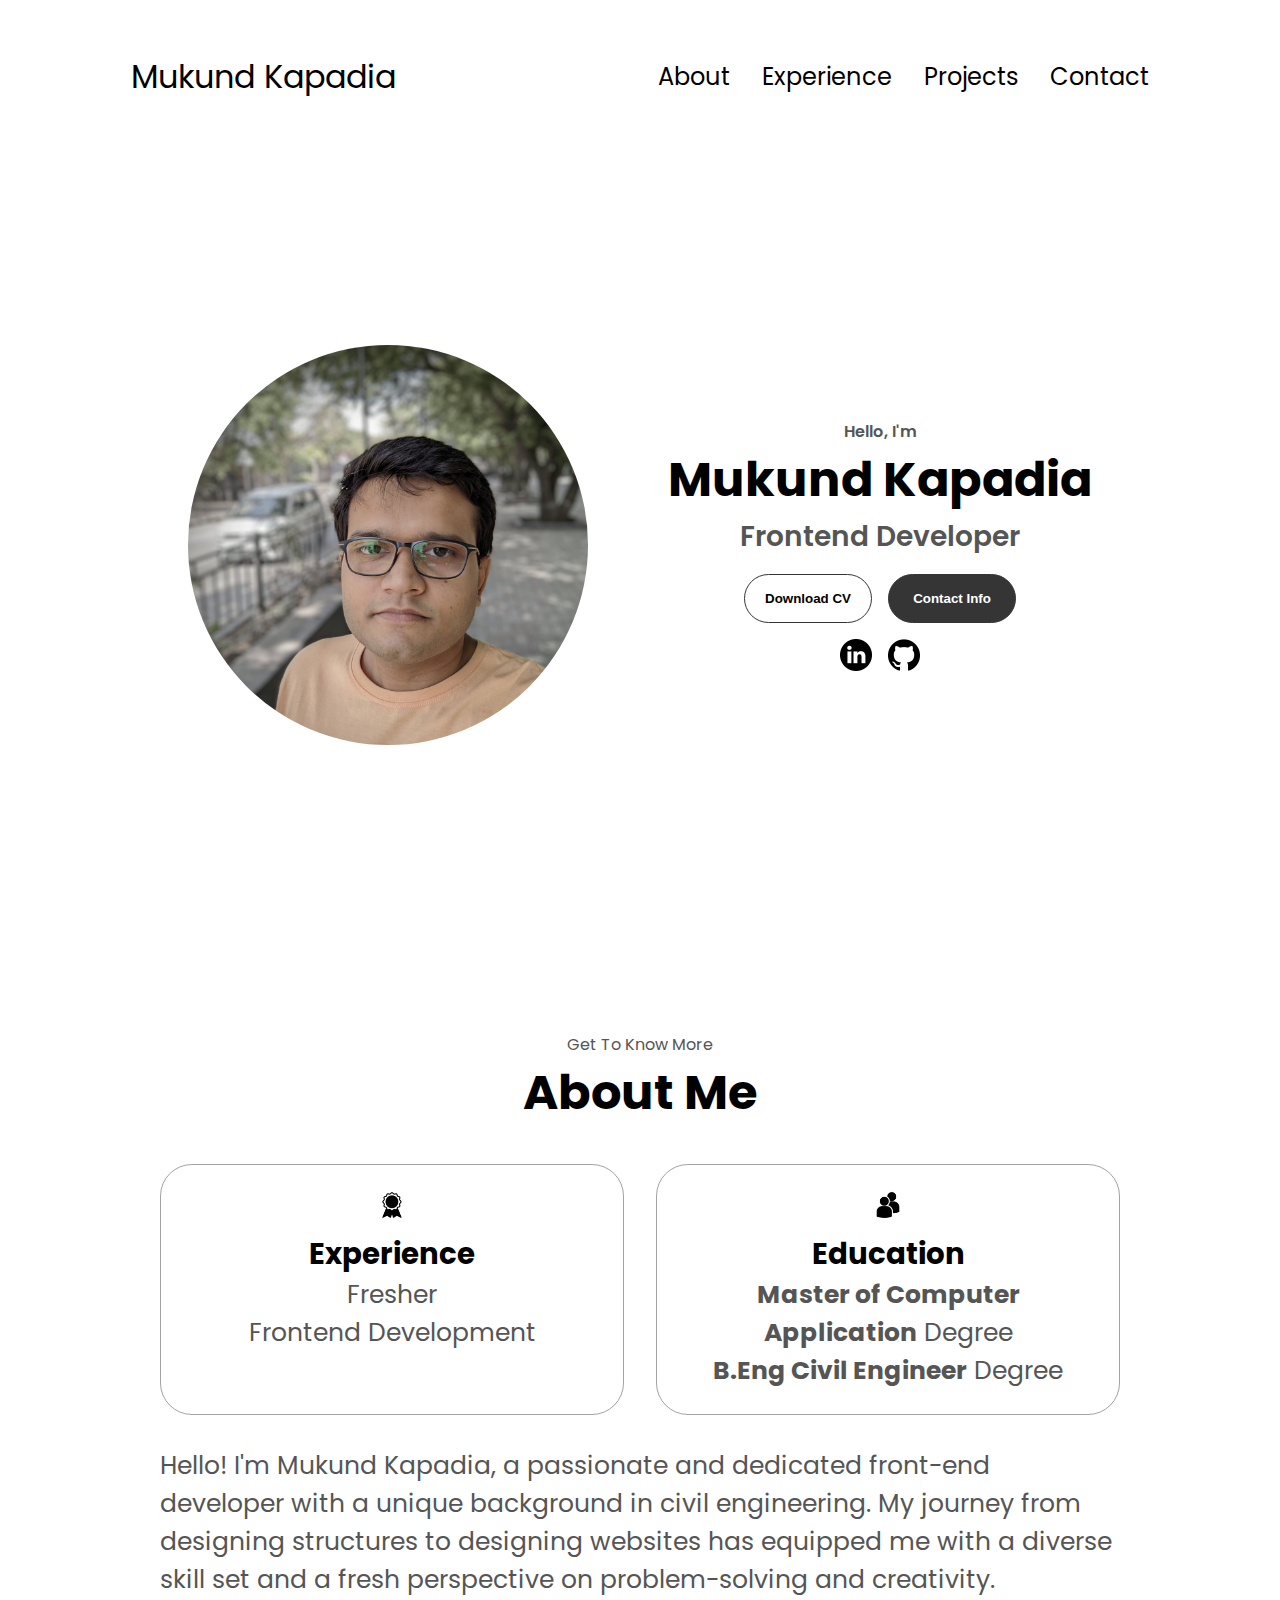
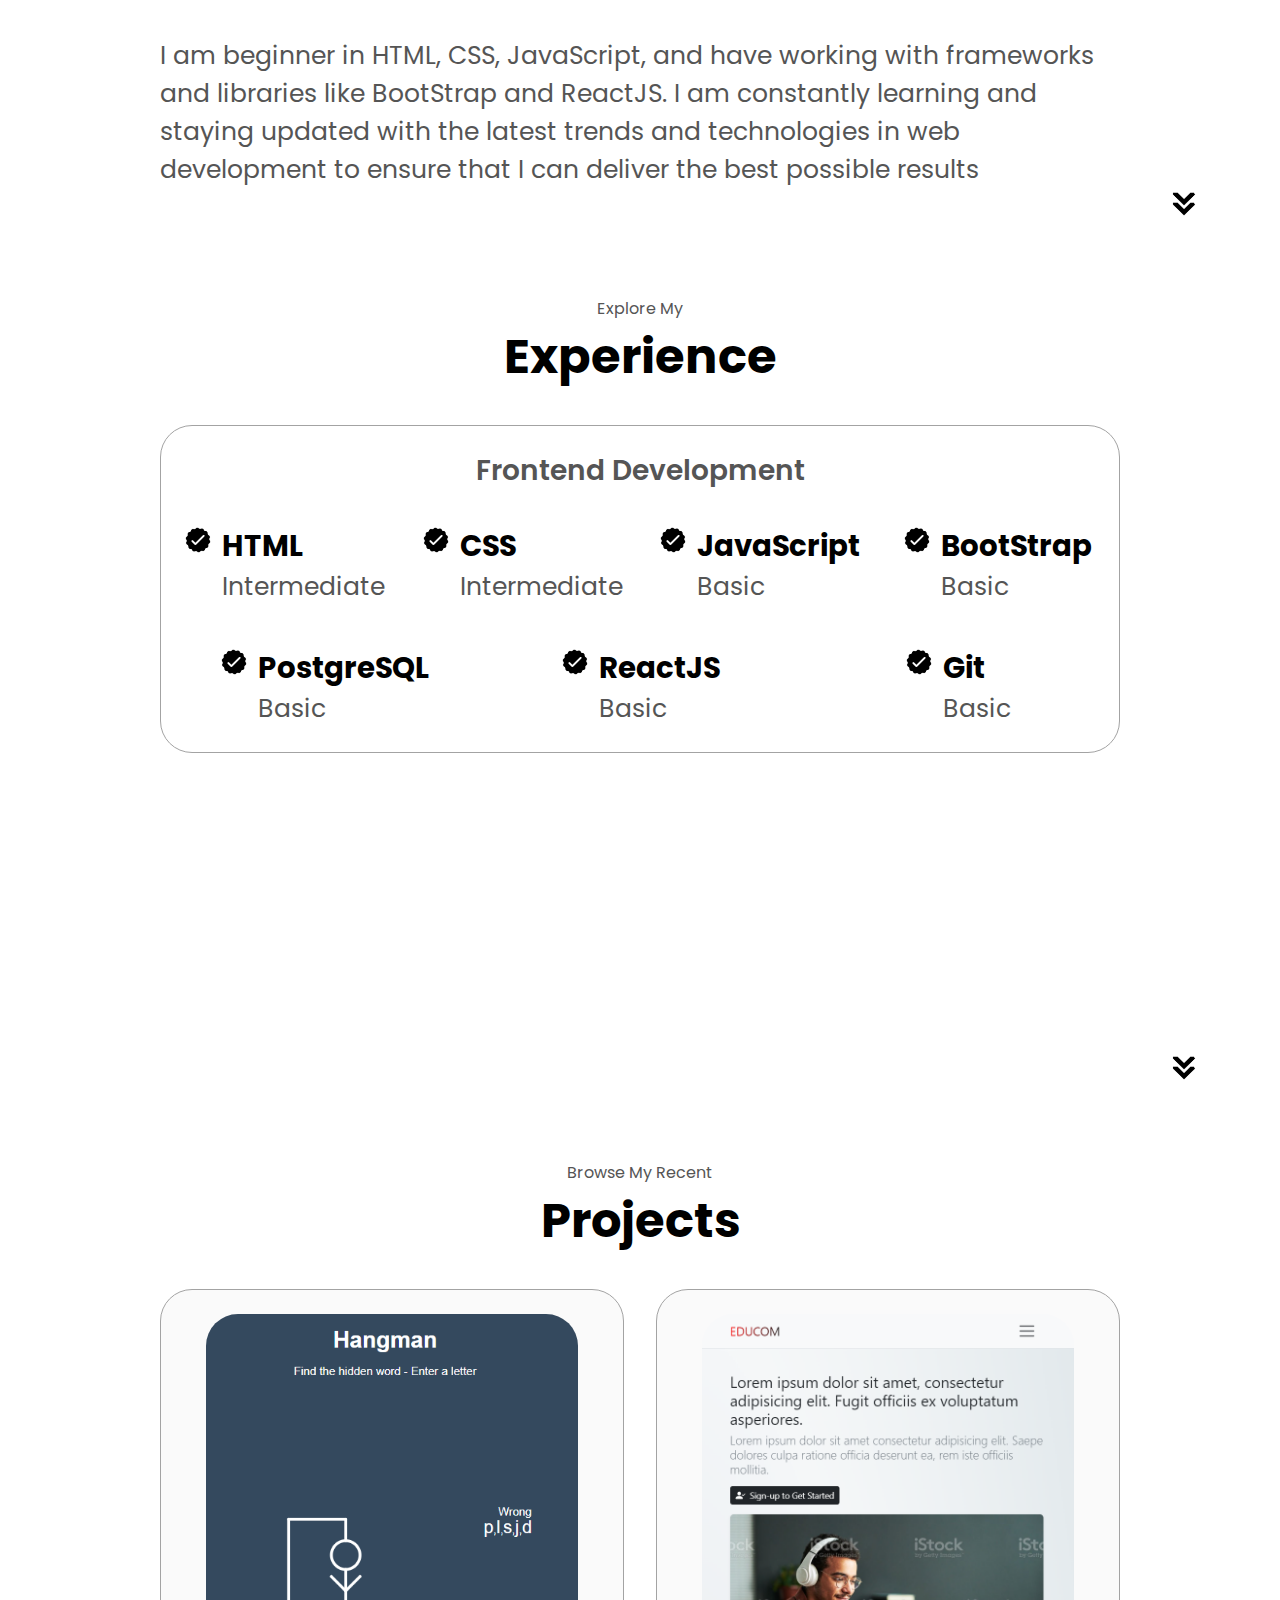
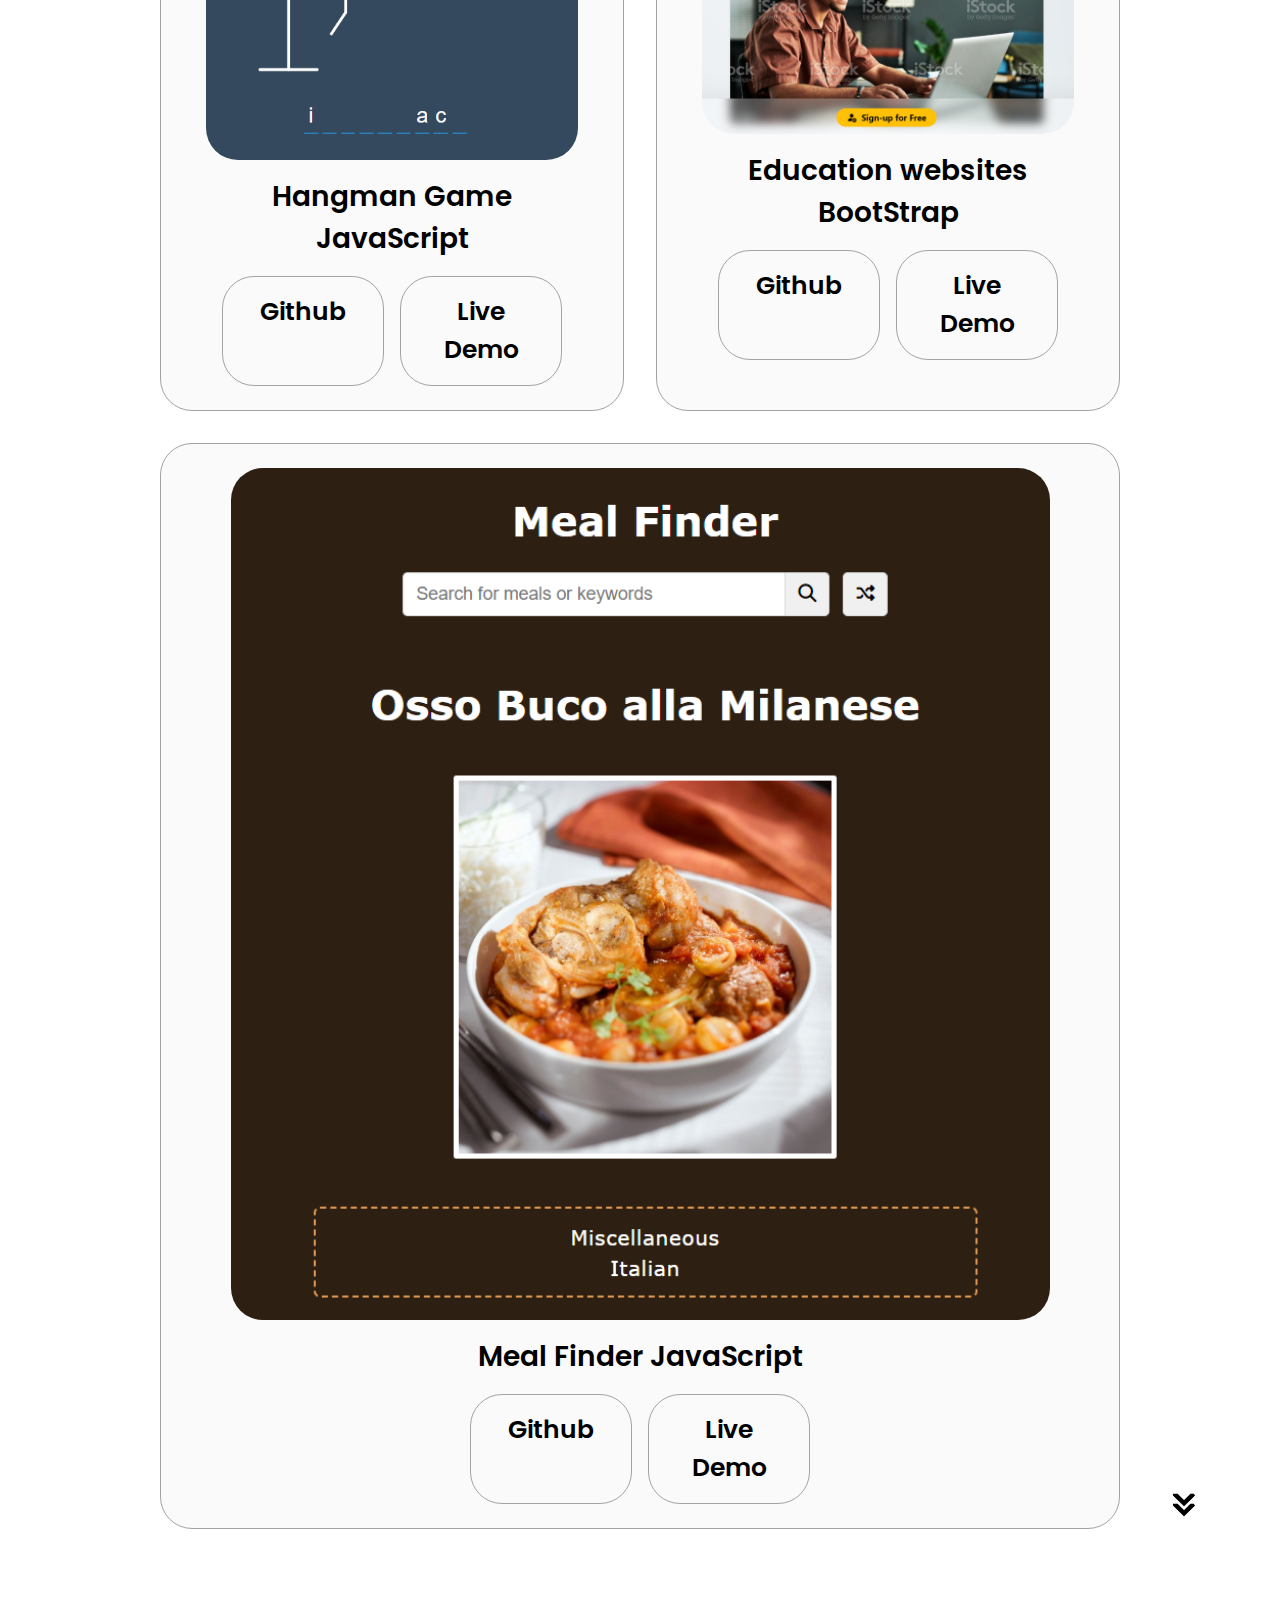
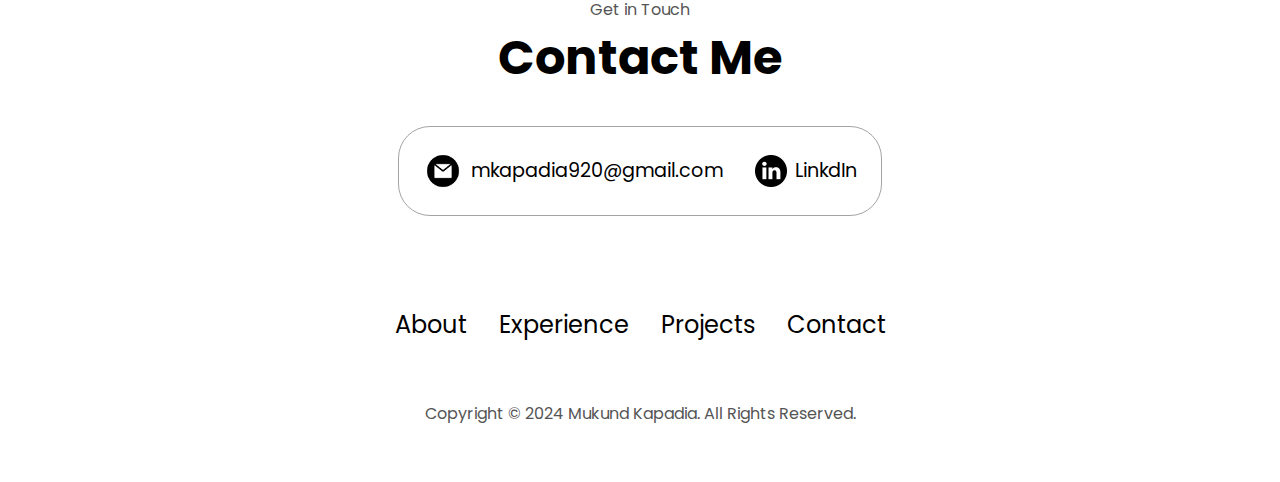
<file: index.html>
<!DOCTYPE html>
<html lang="en">
  <head>
    <meta charset="UTF-8" />
    <meta name="viewport" content="width=device-width, initial-scale=1.0" />
    <title>My Portfolio</title>
    <link rel="stylesheet" href="style.css" />
    <link rel="stylesheet" href="mediaqueries.css" />
  </head>
  <body>
    <nav id="desktop-nav">
      <div class="logo">Mukund Kapadia</div>
      <div>
        <ul class="nav-links">
          <li><a href="#about">About</a></li>
          <li><a href="#experience">Experience</a></li>
          <li><a href="#projects">Projects</a></li>
          <li><a href="#contact">Contact</a></li>
        </ul>
      </div>
    </nav>
    <nav id="hamburger-nav">
      <div class="logo">Mukund Kapadia</div>
      <div class="hamburger-menu">
        <div class="hamburger-icon" onclick="toggleMenu()">
          <span></span>
          <span></span>
          <span></span>
        </div>
        <div class="menu-links">
          <li><a href="#about" onclick="toggleMenu()">About</a></li>
          <li><a href="#experience" onclick="toggleMenu()">Experience</a></li>
          <li><a href="#projects" onclick="toggleMenu()">Projects</a></li>
          <li><a href="#contact" onclick="toggleMenu()">Contact</a></li>
        </div>
      </div>
    </nav>
    <section id="profile">
      <div class="section_pic-container">
        <img
          src="./assets/profile-pic.jpg"
          alt="Mukund Kapadia profile piccture"
          class="front_profile"
        />
      </div>
      <div class="section_text">
        <p class="section_text_p1">Hello, I'm</p>
        <h1 class="title">Mukund Kapadia</h1>
        <p class="section_text_p2">Frontend Developer</p>
        <div class="btn-container">
          <button
            class="btn btn-color-2"
            onclick="window.open('./assets/Mukund kapadia - frontend developer.pdf')"
          >
            Download CV
          </button>
          <button class="btn btn-color-1" onclick="location.href='./#contact'">
            Contact Info
          </button>
        </div>
        <div id="socials-container">
          <img
            src="./assets/linkedin.png"
            alt="My LinkedIn profile"
            class="icon"
            onclick="location.href='https://www.linkedin.com/in/mukund-kapadia/'"
          />
          <img
            src="./assets/github.png"
            alt="My Github profile"
            class="icon"
            onclick="location.href='https://github.com/Mukund920'"
          />
        </div>
      </div>
    </section>
    <section id="about">
      <p class="section_text_p1">Get To Know More</p>
      <h1 class="title">About Me</h1>
      <div class="section-container">
        <!-- <div class="section_pic-container">
          <img
            src="./assets/about-pic.jpg"
            alt="Profile picture"
            class="about-pic"
          />
        </div> -->
        <div class="about-details-container">
          <div class="about-containers">
            <div class="details-container">
              <img
                src="./assets/experience.png"
                alt="Experience icon"
                class="icon"
              />
              <h3>Experience</h3>
              <p>Fresher <br />Frontend Development</p>
            </div>
            <div class="details-container">
              <img
                src="./assets/education.png"
                alt="Education icon"
                class="icon"
              />
              <h3>Education</h3>
              <p><b>Master of Computer Application</b> Degree</p>
              <p><b>B.Eng Civil Engineer</b> Degree</p>
            </div>
          </div>
          <div class="text-container">
            <p>
              Hello! I'm Mukund Kapadia, a passionate and dedicated front-end
              developer with a unique background in civil engineering. My
              journey from designing structures to designing websites has
              equipped me with a diverse skill set and a fresh perspective on
              problem-solving and creativity.
              <br/>
              <br/>
              I am beginner in HTML, CSS, JavaScript, and have working with 
              frameworks and libraries like BootStrap and ReactJS. I am constantly 
              learning and staying updated with the latest trends and technologies 
              in web development to ensure that I can deliver
              the best possible results
            </p>
          </div>
        </div>
      </div>
      <img
        src="./assets/arrow.png"
        alt="Arrow icon"
        class="icon arrow"
        onclick="location.href='./#experience'"
      />
    </section>
    <section id="experience">
      <p class="section_text_p1">Explore My</p>
      <h1 class="title">Experience</h1>
      <div class="experience-details-container">
        <div class="about-containers">
          <div class="details-container">
            <h2 class="experience-sub-title">Frontend Development</h2>
            <div class="article-container">
              <article>
                <img
                  src="./assets/checkmark.png"
                  alt="Experience icon"
                  class="icon"
                />
                <div>
                  <h3>HTML</h3>
                  <p>Intermediate</p>
                </div>
              </article>
              <article>
                <img
                  src="./assets/checkmark.png"
                  alt="Experience icon"
                  class="icon"
                />
                <div>
                  <h3>CSS</h3>
                  <p>Intermediate</p>
                </div>
              </article>
              <article>
                <img
                  src="./assets/checkmark.png"
                  alt="Experience icon"
                  class="icon"
                />
                <div>
                  <h3>JavaScript</h3>
                  <p>Basic</p>
                </div>
              </article>
              <article>
                <img
                  src="./assets/checkmark.png"
                  alt="experience-icon"
                  class="icon"
                />
                <div>
                  <h3>BootStrap</h3>
                  <p>Basic</p>
                </div>
              </article>
              <article>
                <img
                  src="./assets/checkmark.png"
                  alt="Experience icon"
                  class="icon"
                />
                <div>
                  <h3>PostgreSQL</h3>
                  <p>Basic</p>
                </div>
              </article>
              <article>
                <img
                  src="./assets/checkmark.png"
                  alt="Experience icon"
                  class="icon"
                />
                <div>
                  <h3>ReactJS</h3>
                  <p>Basic</p>
                </div>
              </article>
              <article>
                <img
                  src="./assets/checkmark.png"
                  alt="Experience icon"
                  class="icon"
                />
                <div>
                  <h3>Git</h3>
                  <p>Basic</p>
                </div>
              </article>
            </div>
          </div>
        </div>
      </div>
      <img
        src="./assets/arrow.png"
        alt="Arrow icon"
        class="icon arrow"
        onclick="location.href='./#projects'"
      />
    </section>
    <section id="projects">
      <p class="section_text_p1">Browse My Recent</p>
      <h1 class="title">Projects</h1>
      <div class="experience-details-container">
        <div class="about-containers">
          <div class="details-container color-container">
            <div class="article-container">
              <img
                src="./assets/project-1.png"
                alt="Project 1"
                class="project-img"
              />
            </div>
            <h2 class="experience-sub-title project-title">
              Hangman Game JavaScript
            </h2>
            <div class="btn-container">
              <a
                class="btn btn-color-2 project-btn"
                href="https://github.com/Mukund920/07.-Hangman-Game-DOM-SVG-Events"
                target="_blank"
                style="text-decoration: none"
              >
                Github
              </a>
              <a
                class="btn btn-color-2 project-btn"
                href="./assets/Hangman Game/index.html"
                target="_blank"
                style="text-decoration: none"
              >
                Live Demo
              </a>
            </div>
          </div>
          <div class="details-container color-container">
            <div class="article-container">
              <img
                src="./assets/project-2.png"
                alt="Project 2"
                class="project-img"
              />
            </div>
            <h2 class="experience-sub-title project-title">
              Education websites BootStrap
            </h2>
            <div class="btn-container">
              <a
                class="btn btn-color-2 project-btn"
                href="https://github.com/Mukund920/BootStrap-education-website"
                target="_blank"
                style="text-decoration: none"
              >
                Github
              </a>
              <a
                class="btn btn-color-2 project-btn"
                href="./assets/tutorial website/index.html"
                target="_blank"
                style="text-decoration: none"
              >
                Live Demo
              </a>
            </div>
          </div>
          <div class="details-container color-container">
            <div class="article-container">
              <img
                src="./assets/project-3.png"
                alt="Project 3"
                class="project-img"
              />
            </div>
            <h2 class="experience-sub-title project-title">
              Meal Finder JavaScript
            </h2>
            <div class="btn-container">
              <a
                class="btn btn-color-2 project-btn"
                href="https://github.com/Mukund920/08.-Meal-Finder-Fetch-MealDB-API"
                target="_blank"
                style="text-decoration: none"
              >
                Github
              </a>
              <a
                class="btn btn-color-2 project-btn"
                href="./assets/MealFinder/index.html"
                target="_blank"
                style="text-decoration: none"
              >
                Live Demo
              </a>
            </div>
          </div>
        </div>
      </div>
      <img
        src="./assets/arrow.png"
        alt="Arrow icon"
        class="icon arrow"
        onclick="location.href='./#contact'"
      />
    </section>
    <section id="contact">
      <p class="section_text_p1">Get in Touch</p>
      <h1 class="title">Contact Me</h1>
      <div class="contact-info-upper-container">
        <div class="contact-info-container">
          <img
            src="./assets/email.png"
            alt="Email icon"
            class="icon contact-icon email-icon"
          />
          <p>
            <a href="mailto:mkapadia920@gmail.com">mkapadia920@gmail.com</a>
          </p>
        </div>
        <div class="contact-info-container">
          <img
            src="./assets/linkedin.png"
            alt="LinkedIn icon"
            class="icon contact-icon"
          />
          <p><a href="https://www.linkedin.com/in/mukund-kapadia/" target="_blank" >LinkdIn</a></p>
        </div>
      </div>
    </section>
    <footer>
      <nav>
        <div class="nav-links-container">
          <ul class="nav-links">
            <li><a href="#about">About</a></li>
            <li><a href="#experience">Experience</a></li>
            <li><a href="#projects">Projects</a></li>
            <li><a href="#contact">Contact</a></li>
          </ul>
        </div>
      </nav>
      <p>Copyright &#169; 2024 Mukund Kapadia. All Rights Reserved.</p>
    </footer>
    <script src="script.js"></script>
  </body>
</html>
</file>
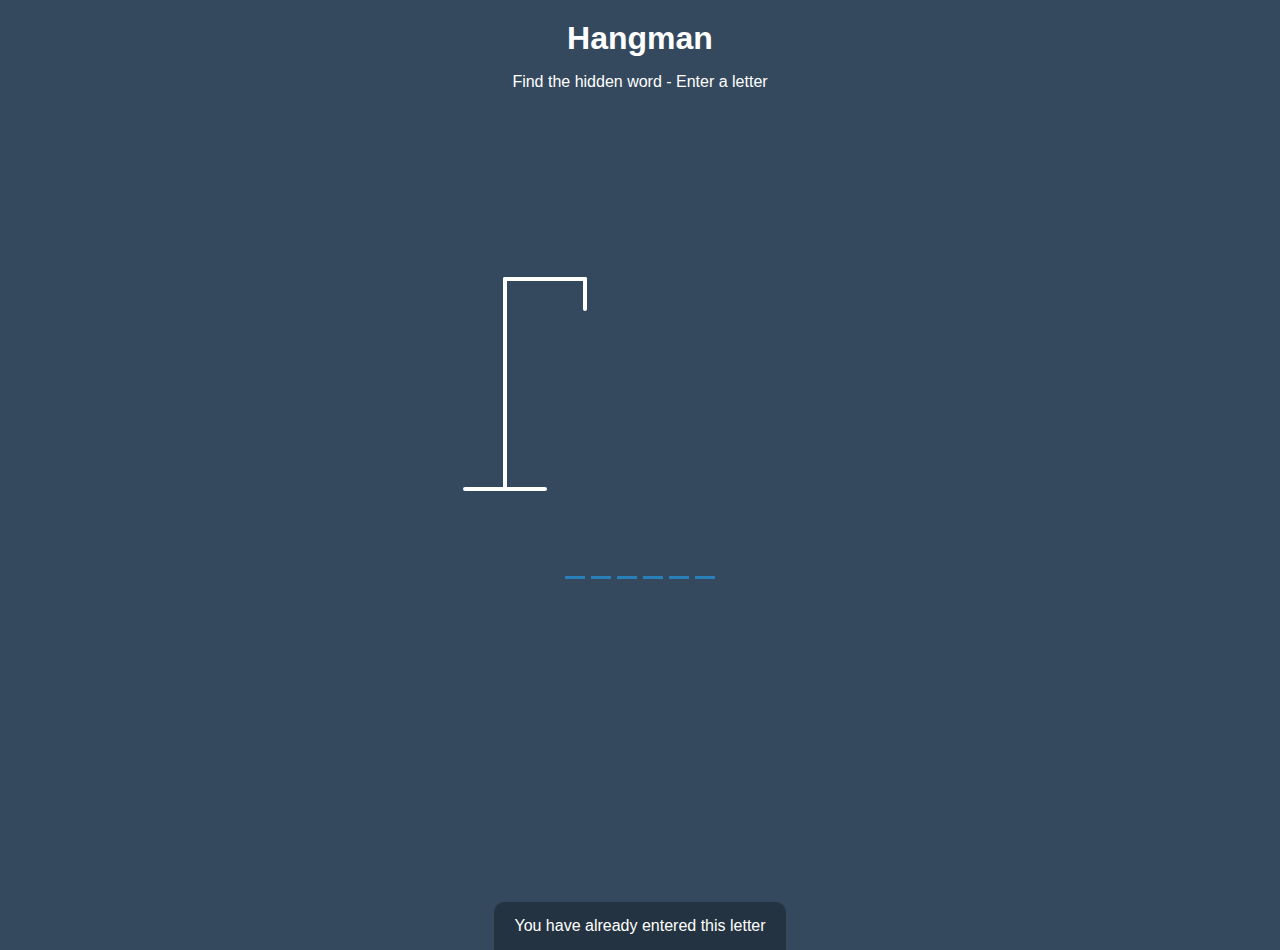
<file: assets/Hangman Game/index.html>
<!DOCTYPE html>
<html lang="en">
  <head>
    <meta charset="UTF-8" />
    <meta name="viewport" content="width=device-width,     initial-scale=1.0" />
    <meta http-equiv="X-UA-Compatible" content="ie=edge" />
    <link rel="stylesheet" href="style.css" />
    <title>Hangman</title>
  </head>
  <body>
    <h1>Hangman</h1>
    <p>Find the hidden word - Enter a letter</p>
    <div class="game-container">
      <svg height="250" width="200" class="figure-container">
        <!-- Rod -->
        <line x1="60" y1="20" x2="140" y2="20" />
        <line x1="140" y1="20" x2="140" y2="50" />
        <line x1="60" y1="20" x2="60" y2="230" />
        <line x1="20" y1="230" x2="100" y2="230" />
        <!-- Head -->
        <circle cx="140" cy="70" r="20" class="figure-part" />
        <!-- Body -->
        <line x1="140" y1="90" x2="140" y2="150"   class="figure-part" />
        <!-- Arms -->
        <line x1="140" y1="120" x2="120" y2="100"   class="figure-part" />
        <line x1="140" y1="120" x2="160" y2="100"   class="figure-part" />
        <!-- Legs -->
        <line x1="140" y1="150" x2="120" y2="180"   class="figure-part" />
        <line x1="140" y1="150" x2="160" y2="180"   class="figure-part" />
      </svg>

    <!-- wrong letter display -->
      <div class="wrong-letters-container">
        <div id="wrong-letters">
        <!-- below lines don't need in html it will generate by JS  -->
        <!-- <p>Wrong</p>
        <span>e,r,t,y</span> -->
        </div>
      </div>

    <!-- empty letter place -->
      <div class="word" id="word">
      <!-- below lines don't need in html it will generate by JS  -->
      <!-- <div class="letter">h</div>
      <div class="letter">e</div>
      <div class="letter">l</div>
      <div class="letter">l</div>
      <div class="letter">o</div> -->
      </div>
    </div>

    <!-- container for final message -->
    <div class="popup-container" id="popup-container">
      <div class="popup">
        <h2 id="final-message"></h2>
        <button id="play-button">Play Again</button>
      </div>
    </div>

    <!-- Notification -->
    <div class="notification-container" id="notification-container">
      <p>You have already entered this letter</p>
    </div>
  
    <script src="script.js"></script>
  </body>
</html>
</file>
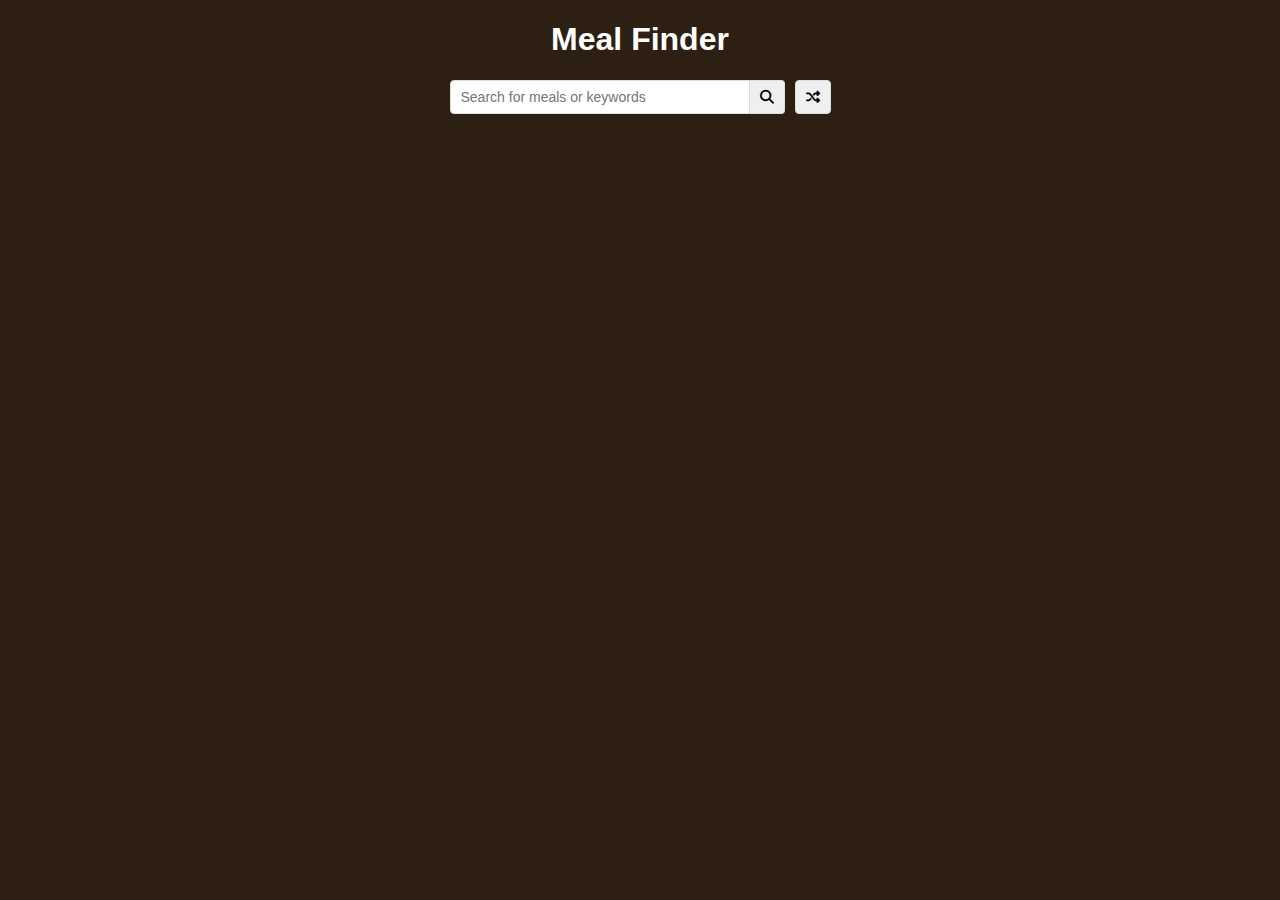
<file: assets/MealFinder/index.html>
<!DOCTYPE html>
 <html lang="en">
 <head>
  <meta charset="UTF-8">
  <meta name="viewport" content="width=device-width, initial-scale=1.0">
  <link rel="stylesheet" href="https://cdnjs.cloudflare.com/ajax/libs/font-awesome/6.5.2/css/all.min.css" />
  <link rel="stylesheet" href="style.css">
  <title>Meal Finder</title>
 </head>
 <body>
  <div class="container">
    <h1>Meal Finder</h1>
    <div class="flex">
      <form class="flex" id="submit">
        <input type="text" id="search" placeholder="Search for meals or keywords">
        <button class="search-btn" type="submit">
          <i class="fas fa-search"></i>
        </button>
      </form>
      <button class="random-btn" id="random">
        <i class="fas fa-random"></i>
      </button>
    </div>

    <div id="result-heading"></div>
    <div id="meals" class="meals"></div>
    <div id="single-meal"></div>
  </div>



  <script src="script.js"></script>
 </body>
 </html>
</file>
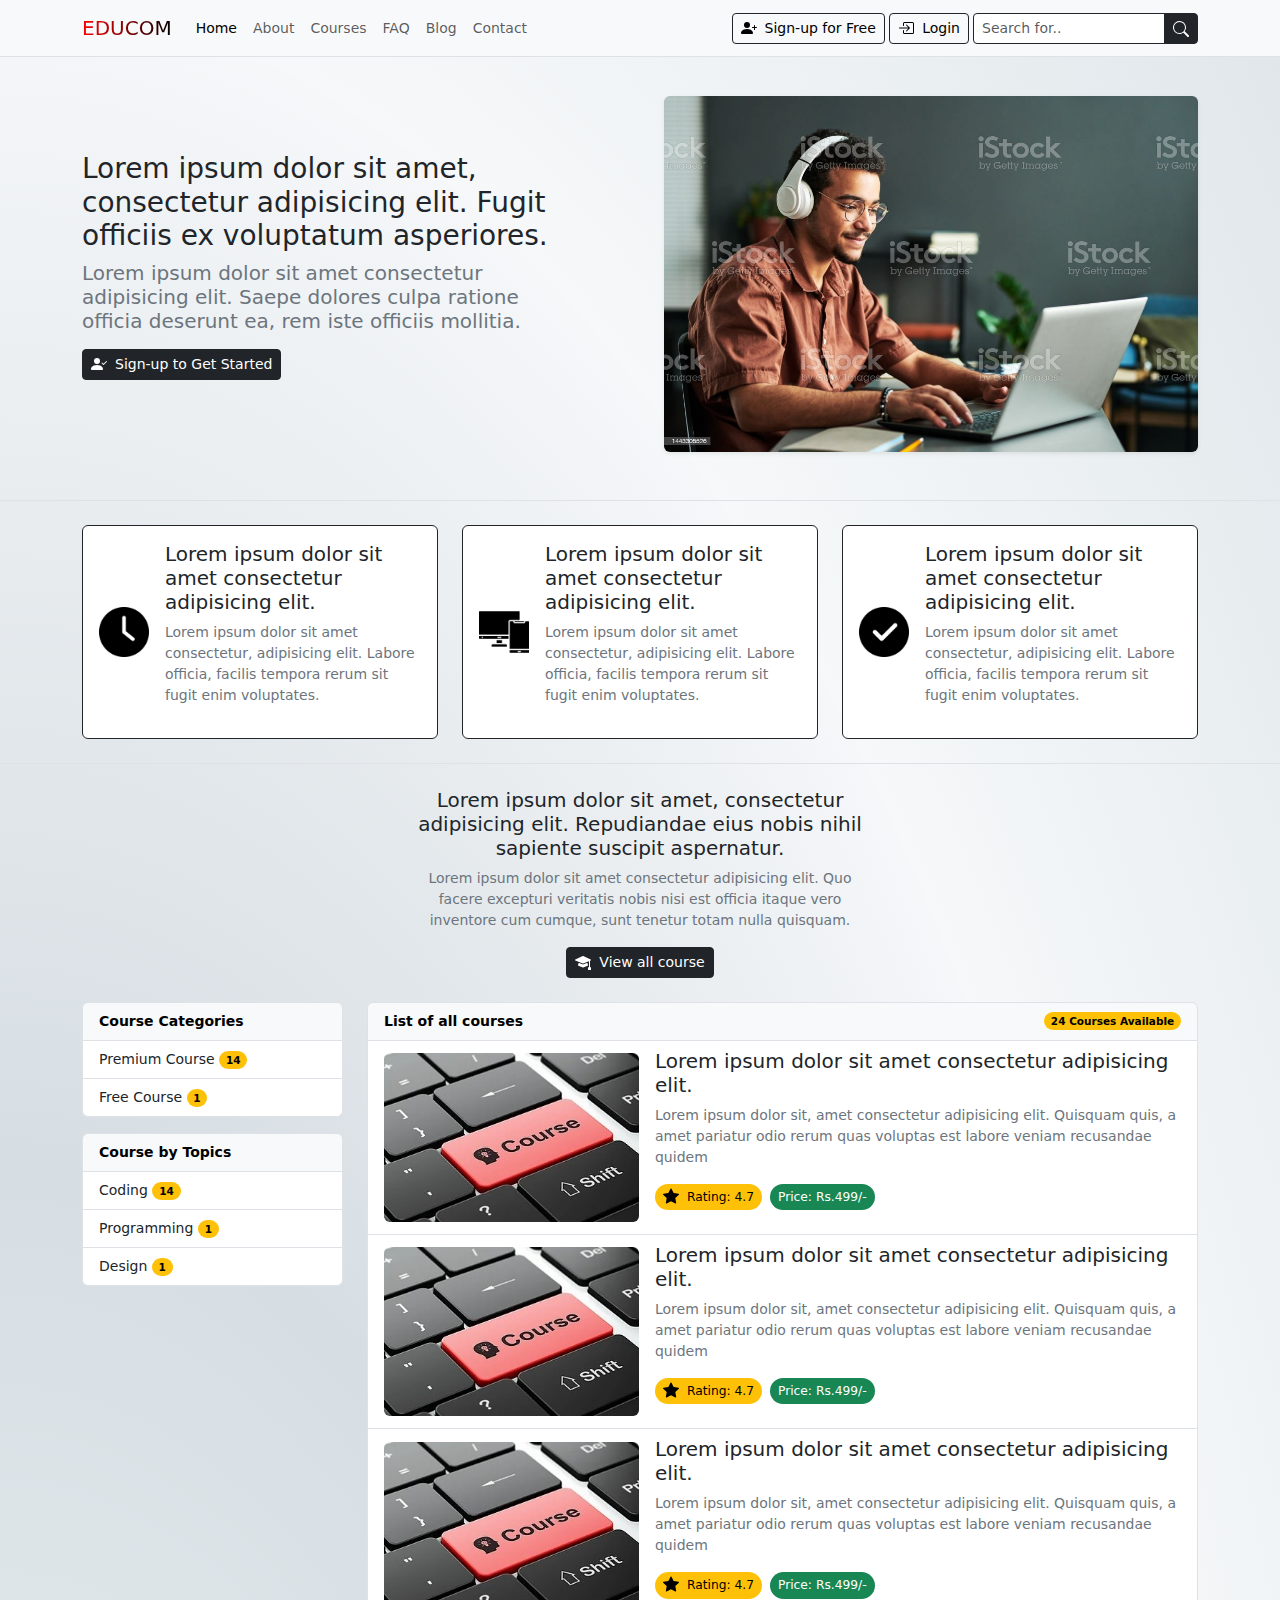
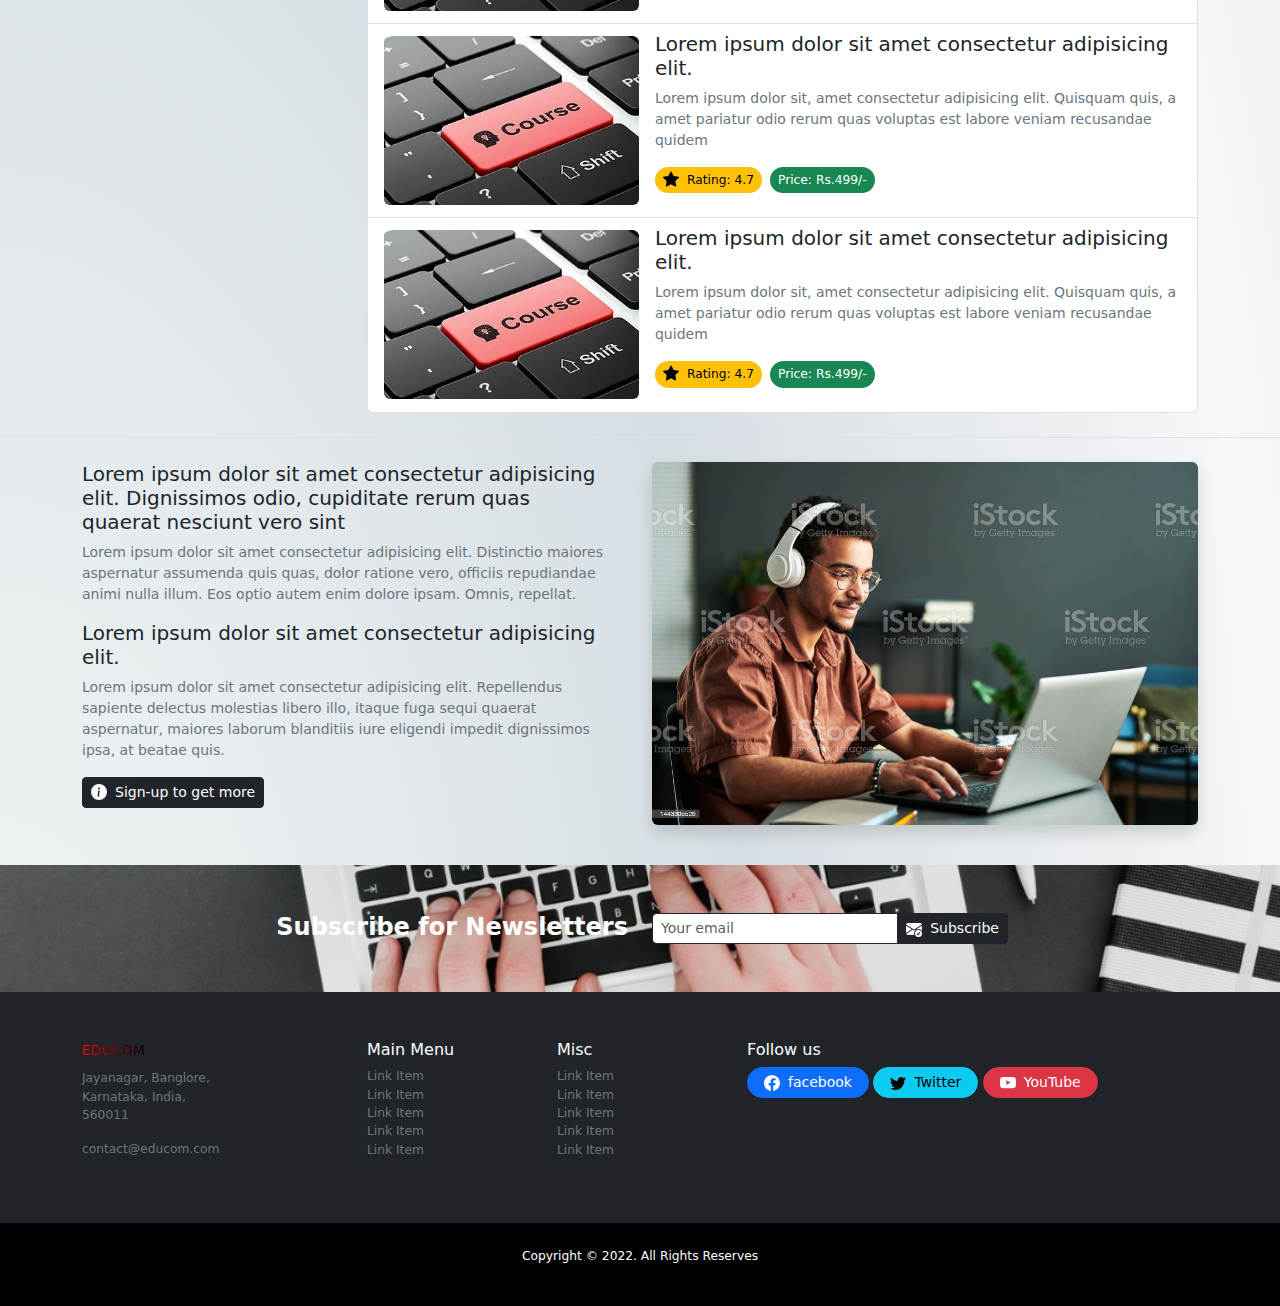
<file: assets/tutorial website/index.html>
<!DOCTYPE html>
<html lang="en">
  <head>
    <meta charset="UTF-8" />
    <meta name="viewport" content="width=device-width, initial-scale=1.0" />
    <title>Index page</title>
    <link
      rel="stylesheet"
      href="https://cdn.jsdelivr.net/npm/bootstrap@5.3.0/dist/css/bootstrap.min.css"
    />
    <link rel="stylesheet" href="style.css" />
  </head>

  <body class="bg-light pt-5">
    <!--navbar-->
    <nav
      class="navbar navbar-expand-lg bg-light fixed-top border-bottom small blur-filter"
    >
      <div class="container">
        <!--navbar brand logo-->
        <a href="index.html" class="navbar-brand">
          <span class="brand-style brand-gradient"> EDUCOM </span>
        </a>
        <!--navbar brand logo over-->

        <!--navbar collapse toggler button-->
        <button
          class="navbar-toggler border-0"
          type="button"
          data-bs-toggle="collapse"
          data-bs-target="#navbar-content"
          aria-controls="navbar-content"
          aria-expanded="false"
          aria-label="toggle Navigation"
        >
          <span class="navbar-toggler-icon"></span>
        </button>
        <!--navbar collapse toggler button over-->

        <div class="collapse navbar-collapse" id="navbar-content">
          <!--navbar item-->
          <ul class="navbar-nav me-auto mb-2 mb-lg-0">
            <li class="nav-item">
              <a href="index.html" class="nav-link active" aria-current="page"
                >Home</a
              >
            </li>
            <li class="nav-item">
              <a href="about.html" class="nav-link">About</a>
            </li>
            <li class="nav-item">
              <a href="courses.html" class="nav-link">Courses</a>
            </li>
            <li class="nav-item">
              <a href="FAQ.html" class="nav-link">FAQ</a>
            </li>
            <li class="nav-item">
              <a href="blog.html" class="nav-link">Blog</a>
            </li>
            <li class="nav-item">
              <a href="contanct.html" class="nav-link">Contact</a>
            </li>
          </ul>
          <!--navbar item over-->

          <!--navbar sign-up and login button-->
          <div class="ms-auto me-1 d-grid d-md-block gap-2 mb-2 mb-md-0">
            <a
              href="#"
              class="btn btn-sm btn-light border-dark align-items-center d-inline-flex text-center justify-content-center"
              ><svg
                xmlns="http://www.w3.org/2000/svg"
                width="16"
                height="16"
                fill="currentColor"
                class="bi bi-person-plus-fill me-2"
                viewBox="0 0 16 16"
              >
                <path
                  d="M1 14s-1 0-1-1 1-4 6-4 6 3 6 4-1 1-1 1H1zm5-6a3 3 0 1 0 0-6 3 3 0 0 0 0 6z"
                />
                <path
                  fill-rule="evenodd"
                  d="M13.5 5a.5.5 0 0 1 .5.5V7h1.5a.5.5 0 0 1 0 1H14v1.5a.5.5 0 0 1-1 0V8h-1.5a.5.5 0 0 1 0-1H13V5.5a.5.5 0 0 1 .5-.5z"
                />
              </svg>
              Sign-up for Free
            </a>
            <!--login button-->
            <a
              href="#"
              class="btn btn-sm btn-light border-dark align-items-center d-inline-flex text-center justify-content-center"
              ><svg
                xmlns="http://www.w3.org/2000/svg"
                width="16"
                height="16"
                fill="currentColor"
                class="bi bi-box-arrow-in-right me-2"
                viewBox="0 0 16 16"
              >
                <path
                  fill-rule="evenodd"
                  d="M6 3.5a.5.5 0 0 1 .5-.5h8a.5.5 0 0 1 .5.5v9a.5.5 0 0 1-.5.5h-8a.5.5 0 0 1-.5-.5v-2a.5.5 0 0 0-1 0v2A1.5 1.5 0 0 0 6.5 14h8a1.5 1.5 0 0 0 1.5-1.5v-9A1.5 1.5 0 0 0 14.5 2h-8A1.5 1.5 0 0 0 5 3.5v2a.5.5 0 0 0 1 0v-2z"
                />
                <path
                  fill-rule="evenodd"
                  d="M11.854 8.354a.5.5 0 0 0 0-.708l-3-3a.5.5 0 1 0-.708.708L10.293 7.5H1.5a.5.5 0 0 0 0 1h8.793l-2.147 2.146a.5.5 0 0 0 .708.708l3-3z"
                />
              </svg>
              Login
            </a>
            <!--login button over-->
          </div>
          <!--navbar sign-up and login button over-->

          <!--Navbar search field-->
          <form class="d-flex" role="search">
            <div class="input-group">
              <input
                type="search"
                class="form-control form-control-sm border-dark"
                placeholder="Search for.."
              />
              <button type="submit" class="btn btn-sm btn-dark">
                <svg
                  xmlns="http://www.w3.org/2000/svg"
                  width="16"
                  height="16"
                  fill="currentColor"
                  class="bi bi-search"
                  viewBox="0 0 16 16"
                >
                  <path
                    d="M11.742 10.344a6.5 6.5 0 1 0-1.397 1.398h-.001c.03.04.062.078.098.115l3.85 3.85a1 1 0 0 0 1.415-1.414l-3.85-3.85a1.007 1.007 0 0 0-.115-.1zM12 6.5a5.5 5.5 0 1 1-11 0 5.5 5.5 0 0 1 11 0z"
                  />
                </svg>
              </button>
            </div>
          </form>
          <!--Navbar search field over-->
        </div>
      </div>
    </nav>
    <!--navbar over-->

    <!--home banner-->
    <header class="main-header py-5 border-bottom">
      <div class="container">
        <div class="row align-items-center gx-md-5">
          <div class="col-md-6">
            <div class="home-header-text-holder pe-md-5">
              <h1 class="fs-3 fw-normal">
                Lorem ipsum dolor sit amet, consectetur adipisicing elit. Fugit
                officiis ex voluptatum asperiores.
              </h1>
              <h2 class="fs-5 fw-light text-secondary">
                Lorem ipsum dolor sit amet consectetur adipisicing elit. Saepe
                dolores culpa ratione officia deserunt ea, rem iste officiis
                mollitia.
              </h2>
              <a
                href="#"
                class="btn btn-sm btn-dark border-dark mt-2 mb-3 d-inline-flex align-items-center justify-content-center"
                ><svg
                  xmlns="http://www.w3.org/2000/svg"
                  width="16"
                  height="16"
                  fill="currentColor"
                  class="bi bi-person-check-fill me-2"
                  viewBox="0 0 16 16"
                >
                  <path
                    fill-rule="evenodd"
                    d="M15.854 5.146a.5.5 0 0 1 0 .708l-3 3a.5.5 0 0 1-.708 0l-1.5-1.5a.5.5 0 0 1 .708-.708L12.5 7.793l2.646-2.647a.5.5 0 0 1 .708 0z"
                  />
                  <path
                    d="M1 14s-1 0-1-1 1-4 6-4 6 3 6 4-1 1-1 1H1zm5-6a3 3 0 1 0 0-6 3 3 0 0 0 0 6z"
                  />
                </svg>
                Sign-up to Get Started
              </a>
            </div>
          </div>
          <div class="col-md-6">
            <div class="home-header-image-holder">
              <img
                class="rounded img-fluid shadow-sm full-width"
                src="./img/01img.jpg"
                alt=""
              />
            </div>
          </div>
        </div>
      </div>
    </header>
    <!--home banner over-->

    <!--site feature-->
    <section class="site-feature py-4 border-bottom">
      <div class="container">
        <div class="row">
          <div class="col-md-4">
            <div
              class="feature-item d-flex align-items-center bg-white p-3 border rounded mb-md-0 mb-3 border-dark"
            >
              <div class="flex-shrink-0">
                <img src="./img/time.png" alt="" class="img-fluid" />
              </div>
              <div class="flex-grow-1 ms-3">
                <h3 class="fs-5">
                  Lorem ipsum dolor sit amet consectetur adipisicing elit.
                </h3>
                <p class="small text-secondary">
                  Lorem ipsum dolor sit amet consectetur, adipisicing elit.
                  Labore officia, facilis tempora rerum sit fugit enim
                  voluptates.
                </p>
              </div>
            </div>
          </div>

          <div class="col-md-4">
            <div
              class="feature-item d-flex align-items-center bg-white p-3 border rounded mb-md-0 mb-3 border-dark"
            >
              <div class="flex-shrink-0">
                <img src="./img/responsive.png" alt="" class="img-fluid" />
              </div>
              <div class="flex-grow-1 ms-3">
                <h3 class="fs-5">
                  Lorem ipsum dolor sit amet consectetur adipisicing elit.
                </h3>
                <p class="small text-secondary">
                  Lorem ipsum dolor sit amet consectetur, adipisicing elit.
                  Labore officia, facilis tempora rerum sit fugit enim
                  voluptates.
                </p>
              </div>
            </div>
          </div>

          <div class="col-md-4">
            <div
              class="feature-item d-flex align-items-center bg-white p-3 border rounded mb-md-0 mb-3 border-dark"
            >
              <div class="flex-shrink-0">
                <img src="./img/check.png" alt="" class="img-fluid" />
              </div>
              <div class="flex-grow-1 ms-3">
                <h3 class="fs-5">
                  Lorem ipsum dolor sit amet consectetur adipisicing elit.
                </h3>
                <p class="small text-secondary">
                  Lorem ipsum dolor sit amet consectetur, adipisicing elit.
                  Labore officia, facilis tempora rerum sit fugit enim
                  voluptates.
                </p>
              </div>
            </div>
          </div>
        </div>
      </div>
    </section>
    <!--site feature over-->

    <!--course loop-->
    <section class="course-loop py-4 border-bottom">
      <div class="container">
        <div class="row justify-content-center">
          <div class="col-md-5">
            <div class="course-loop-heading text-md-center mb-4">
              <h4 class="fs-5">
                Lorem ipsum dolor sit amet, consectetur adipisicing elit.
                Repudiandae eius nobis nihil sapiente suscipit aspernatur.
              </h4>
              <p class="small text-secondary">
                Lorem ipsum dolor sit amet consectetur adipisicing elit. Quo
                facere excepturi veritatis nobis nisi est officia itaque vero
                inventore cum cumque, sunt tenetur totam nulla quisquam.
              </p>
              <a
                href="courses.html"
                class="btn btn-sm btn-dark d-inline-flex align-items-center justify-content-center"
              >
                <svg
                  xmlns="http://www.w3.org/2000/svg"
                  width="16"
                  height="16"
                  fill="currentColor"
                  class="bi bi-mortarboard-fill me-2"
                  viewBox="0 0 16 16"
                >
                  <path
                    d="M8.211 2.047a.5.5 0 0 0-.422 0l-7.5 3.5a.5.5 0 0 0 .025.917l7.5 3a.5.5 0 0 0 .372 0L14 7.14V13a1 1 0 0 0-1 1v2h3v-2a1 1 0 0 0-1-1V6.739l.686-.275a.5.5 0 0 0 .025-.917l-7.5-3.5Z"
                  />
                  <path
                    d="M4.176 9.032a.5.5 0 0 0-.656.327l-.5 1.7a.5.5 0 0 0 .294.605l4.5 1.8a.5.5 0 0 0 .372 0l4.5-1.8a.5.5 0 0 0 .294-.605l-.5-1.7a.5.5 0 0 0-.656-.327L8 10.466 4.176 9.032Z"
                  />
                </svg>
                View all course
              </a>
            </div>
          </div>
        </div>

        <!--course loop filter-->
        <div class="row">
          <div class="col-md-3">
            <div class="list-group small mb-3">
              <div class="list-group-item text-bg-light fw-bold">
                Course Categories
              </div>
              <a
                href="courses.html"
                class="list-group-item list-group-item-action"
                >Premium Course
                <span class="badge text-bg-warning rounded-pill">14</span>
              </a>
              <a
                href="courses.html"
                class="list-group-item list-group-item-action"
                >Free Course
                <span class="badge text-bg-warning rounded-pill">1</span>
              </a>
            </div>

            <div class="list-group small mb-3">
              <div class="list-group-item text-bg-light fw-bold">
                Course by Topics
              </div>
              <a
                href="courses.html"
                class="list-group-item list-group-item-action"
                >Coding
                <span class="badge text-bg-warning rounded-pill">14</span>
              </a>
              <a
                href="courses.html"
                class="list-group-item list-group-item-action"
                >Programming
                <span class="badge text-bg-warning rounded-pill">1</span>
              </a>
              <a
                href="courses.html"
                class="list-group-item list-group-item-action"
                >Design
                <span class="badge text-bg-warning rounded-pill">1</span>
              </a>
            </div>
          </div>

          <!--course loop list header-->
          <div class="col-md-9">
            <div class="list-group small">
              <div
                class="list-group-item text-bg-light fw-bold d-flex justify-content-between align-items-center"
              >
                List of all courses
                <span class="badge text-bg-warning rounded-pill"
                  >24 Courses Available</span
                >
              </div>
              <!--course list items-->
              <a
                href="single-course.html"
                class="list-group-item list-group-item-action"
              >
                <div class="row align-items-center g-3">
                  <div class="col-md-4">
                    <div class="course-image-holder">
                      <img
                        src="img/courses.jpg"
                        alt=""
                        class="rounded img-fluid mb-md-0 mt-md-0 mt-2"
                      />
                    </div>
                  </div>
                  <div class="col-md-8">
                    <h5>
                      Lorem ipsum dolor sit amet consectetur adipisicing elit.
                    </h5>
                    <p class="text-secondary">
                      Lorem ipsum dolor sit, amet consectetur adipisicing elit.
                      Quisquam quis, a amet pariatur odio rerum quas voluptas
                      est labore veniam recusandae quidem
                    </p>
                    <p class="d-inline-flex align-items-center">
                      <span
                        class="me-2 rounded-pill text-bg-warning px-2 py-1 small d-inline-flex align-item-center"
                        ><svg
                          xmlns="http://www.w3.org/2000/svg"
                          width="16"
                          height="16"
                          fill="currentColor"
                          class="bi bi-star-fill me-2"
                          viewBox="0 0 16 16"
                        >
                          <path
                            d="M3.612 15.443c-.386.198-.824-.149-.746-.592l.83-4.73L.173 6.765c-.329-.314-.158-.888.283-.95l4.898-.696L7.538.792c.197-.39.73-.39.927 0l2.184 4.327 4.898.696c.441.062.612.636.282.95l-3.522 3.356.83 4.73c.078.443-.36.79-.746.592L8 13.187l-4.389 2.256z"
                          />
                        </svg>
                        Rating: 4.7
                      </span>
                      <span
                        class="rounded-pill text-bg-success px-2 py-1 small"
                      >
                        Price: Rs.499/-
                      </span>
                    </p>
                  </div>
                </div>
              </a>
              <a
                href="single-course.html"
                class="list-group-item list-group-item-action"
              >
                <div class="row align-items-center g-3">
                  <div class="col-md-4">
                    <div class="course-image-holder">
                      <img
                        src="img/courses.jpg"
                        alt=""
                        class="rounded img-fluid mb-md-0 mt-md-0 mt-2"
                      />
                    </div>
                  </div>
                  <div class="col-md-8">
                    <h5>
                      Lorem ipsum dolor sit amet consectetur adipisicing elit.
                    </h5>
                    <p class="text-secondary">
                      Lorem ipsum dolor sit, amet consectetur adipisicing elit.
                      Quisquam quis, a amet pariatur odio rerum quas voluptas
                      est labore veniam recusandae quidem
                    </p>
                    <p class="d-inline-flex align-items-center">
                      <span
                        class="me-2 rounded-pill text-bg-warning px-2 py-1 small d-inline-flex align-item-center"
                        ><svg
                          xmlns="http://www.w3.org/2000/svg"
                          width="16"
                          height="16"
                          fill="currentColor"
                          class="bi bi-star-fill me-2"
                          viewBox="0 0 16 16"
                        >
                          <path
                            d="M3.612 15.443c-.386.198-.824-.149-.746-.592l.83-4.73L.173 6.765c-.329-.314-.158-.888.283-.95l4.898-.696L7.538.792c.197-.39.73-.39.927 0l2.184 4.327 4.898.696c.441.062.612.636.282.95l-3.522 3.356.83 4.73c.078.443-.36.79-.746.592L8 13.187l-4.389 2.256z"
                          />
                        </svg>
                        Rating: 4.7
                      </span>
                      <span
                        class="rounded-pill text-bg-success px-2 py-1 small"
                      >
                        Price: Rs.499/-
                      </span>
                    </p>
                  </div>
                </div>
              </a>
              <a
                href="single-course.html"
                class="list-group-item list-group-item-action"
              >
                <div class="row align-items-center g-3">
                  <div class="col-md-4">
                    <div class="course-image-holder">
                      <img
                        src="img/courses.jpg"
                        alt=""
                        class="rounded img-fluid mb-md-0 mt-md-0 mt-2"
                      />
                    </div>
                  </div>
                  <div class="col-md-8">
                    <h5>
                      Lorem ipsum dolor sit amet consectetur adipisicing elit.
                    </h5>
                    <p class="text-secondary">
                      Lorem ipsum dolor sit, amet consectetur adipisicing elit.
                      Quisquam quis, a amet pariatur odio rerum quas voluptas
                      est labore veniam recusandae quidem
                    </p>
                    <p class="d-inline-flex align-items-center">
                      <span
                        class="me-2 rounded-pill text-bg-warning px-2 py-1 small d-inline-flex align-item-center"
                        ><svg
                          xmlns="http://www.w3.org/2000/svg"
                          width="16"
                          height="16"
                          fill="currentColor"
                          class="bi bi-star-fill me-2"
                          viewBox="0 0 16 16"
                        >
                          <path
                            d="M3.612 15.443c-.386.198-.824-.149-.746-.592l.83-4.73L.173 6.765c-.329-.314-.158-.888.283-.95l4.898-.696L7.538.792c.197-.39.73-.39.927 0l2.184 4.327 4.898.696c.441.062.612.636.282.95l-3.522 3.356.83 4.73c.078.443-.36.79-.746.592L8 13.187l-4.389 2.256z"
                          />
                        </svg>
                        Rating: 4.7
                      </span>
                      <span
                        class="rounded-pill text-bg-success px-2 py-1 small"
                      >
                        Price: Rs.499/-
                      </span>
                    </p>
                  </div>
                </div>
              </a>
              <a
                href="single-course.html"
                class="list-group-item list-group-item-action"
              >
                <div class="row align-items-center g-3">
                  <div class="col-md-4">
                    <div class="course-image-holder">
                      <img
                        src="img/courses.jpg"
                        alt=""
                        class="rounded img-fluid mb-md-0 mt-md-0 mt-2"
                      />
                    </div>
                  </div>
                  <div class="col-md-8">
                    <h5>
                      Lorem ipsum dolor sit amet consectetur adipisicing elit.
                    </h5>
                    <p class="text-secondary">
                      Lorem ipsum dolor sit, amet consectetur adipisicing elit.
                      Quisquam quis, a amet pariatur odio rerum quas voluptas
                      est labore veniam recusandae quidem
                    </p>
                    <p class="d-inline-flex align-items-center">
                      <span
                        class="me-2 rounded-pill text-bg-warning px-2 py-1 small d-inline-flex align-item-center"
                        ><svg
                          xmlns="http://www.w3.org/2000/svg"
                          width="16"
                          height="16"
                          fill="currentColor"
                          class="bi bi-star-fill me-2"
                          viewBox="0 0 16 16"
                        >
                          <path
                            d="M3.612 15.443c-.386.198-.824-.149-.746-.592l.83-4.73L.173 6.765c-.329-.314-.158-.888.283-.95l4.898-.696L7.538.792c.197-.39.73-.39.927 0l2.184 4.327 4.898.696c.441.062.612.636.282.95l-3.522 3.356.83 4.73c.078.443-.36.79-.746.592L8 13.187l-4.389 2.256z"
                          />
                        </svg>
                        Rating: 4.7
                      </span>
                      <span
                        class="rounded-pill text-bg-success px-2 py-1 small"
                      >
                        Price: Rs.499/-
                      </span>
                    </p>
                  </div>
                </div>
              </a>
              <a
                href="single-course.html"
                class="list-group-item list-group-item-action"
              >
                <div class="row align-items-center g-3">
                  <div class="col-md-4">
                    <div class="course-image-holder">
                      <img
                        src="img/courses.jpg"
                        alt=""
                        class="rounded img-fluid mb-md-0 mt-md-0 mt-2"
                      />
                    </div>
                  </div>
                  <div class="col-md-8">
                    <h5>
                      Lorem ipsum dolor sit amet consectetur adipisicing elit.
                    </h5>
                    <p class="text-secondary">
                      Lorem ipsum dolor sit, amet consectetur adipisicing elit.
                      Quisquam quis, a amet pariatur odio rerum quas voluptas
                      est labore veniam recusandae quidem
                    </p>
                    <p class="d-inline-flex align-items-center">
                      <span
                        class="me-2 rounded-pill text-bg-warning px-2 py-1 small d-inline-flex align-item-center"
                        ><svg
                          xmlns="http://www.w3.org/2000/svg"
                          width="16"
                          height="16"
                          fill="currentColor"
                          class="bi bi-star-fill me-2"
                          viewBox="0 0 16 16"
                        >
                          <path
                            d="M3.612 15.443c-.386.198-.824-.149-.746-.592l.83-4.73L.173 6.765c-.329-.314-.158-.888.283-.95l4.898-.696L7.538.792c.197-.39.73-.39.927 0l2.184 4.327 4.898.696c.441.062.612.636.282.95l-3.522 3.356.83 4.73c.078.443-.36.79-.746.592L8 13.187l-4.389 2.256z"
                          />
                        </svg>
                        Rating: 4.7
                      </span>
                      <span
                        class="rounded-pill text-bg-success px-2 py-1 small"
                      >
                        Price: Rs.499/-
                      </span>
                    </p>
                  </div>
                </div>
              </a>
              <!--course list items over-->
            </div>
          </div>
          <!--course loop list header-->
        </div>
        <!--course loop filter-->
      </div>
    </section>
    <!--course loop over-->

    <!--Home page content-->
    <section class="home-page-content py-4 mb-3">
      <div class="container">
        <div class="row align-item-center">
          <div class="col-md-6">
            <div class="home-content-holder pe-md-3">
              <h2 class="fs-5">
                Lorem ipsum dolor sit amet consectetur adipisicing elit.
                Dignissimos odio, cupiditate rerum quas quaerat nesciunt vero
                sint
              </h2>
              <p class="small text-secondary">
                Lorem ipsum dolor sit amet consectetur adipisicing elit.
                Distinctio maiores aspernatur assumenda quis quas, dolor ratione
                vero, officiis repudiandae animi nulla illum. Eos optio autem
                enim dolore ipsam. Omnis, repellat.
              </p>
              <h2 class="fs-5">
                Lorem ipsum dolor sit amet consectetur adipisicing elit.
              </h2>
              <p class="small text-secondary">
                Lorem ipsum dolor sit amet consectetur adipisicing elit.
                Repellendus sapiente delectus molestias libero illo, itaque fuga
                sequi quaerat aspernatur, maiores laborum blanditiis iure
                eligendi impedit dignissimos ipsa, at beatae quis.
              </p>
              <a
                href="#"
                class="btn btn-sm btn-dark d-inline-flex align-items-center mb-md-0 mb-3"
              >
                <svg
                  xmlns="http://www.w3.org/2000/svg"
                  width="16"
                  height="16"
                  fill="currentColor"
                  class="bi bi-info-circle-fill me-2"
                  viewBox="0 0 16 16"
                >
                  <path
                    d="M8 16A8 8 0 1 0 8 0a8 8 0 0 0 0 16zm.93-9.412-1 4.705c-.07.34.029.533.304.533.194 0 .487-.07.686-.246l-.088.416c-.287.346-.92.598-1.465.598-.703 0-1.002-.422-.808-1.319l.738-3.468c.064-.293.006-.399-.287-.47l-.451-.081.082-.381 2.29-.287zM8 5.5a1 1 0 1 1 0-2 1 1 0 0 1 0 2z"
                  />
                </svg>
                Sign-up to get more</a
              >
            </div>
          </div>
          <div class="col-md-6">
            <div class="home-content-image">
              <img
                src="./img/01img.jpg"
                alt=""
                class="img-fluid full-width rounded shadow"
              />
            </div>
          </div>
        </div>
      </div>
    </section>
    <!--Home page content over-->

    <!--subscribe-->
    <section class="subscribe py-5">
      <div class="container">
        <div class="row justify-content-center">
          <div class="col-md-4">
            <div class="subscribe-heading text-white text-md-end text-center">
              <h5 class="fs-4 fw-bold m-0 mb-md-0 mb-3">
                Subscribe for Newsletters
              </h5>
            </div>
          </div>
          <div class="col-md-4">
            <form class="d-flex justify-content-center">
              <div class="input-group">
                <input
                  type="email"
                  class="form-control form-control-sm border-dark"
                  placeholder="Your email"
                />
                <button
                  type="submit"
                  class="btn btn-sm btn-dark d-inline-flex align-items-center"
                >
                  <svg
                    xmlns="http://www.w3.org/2000/svg"
                    width="16"
                    height="16"
                    fill="currentColor"
                    class="bi bi-envelope-check-fill me-2"
                    viewBox="0 0 16 16"
                  >
                    <path
                      d="M.05 3.555A2 2 0 0 1 2 2h12a2 2 0 0 1 1.95 1.555L8 8.414.05 3.555ZM0 4.697v7.104l5.803-3.558L0 4.697ZM6.761 8.83l-6.57 4.026A2 2 0 0 0 2 14h6.256A4.493 4.493 0 0 1 8 12.5a4.49 4.49 0 0 1 1.606-3.446l-.367-.225L8 9.586l-1.239-.757ZM16 4.697v4.974A4.491 4.491 0 0 0 12.5 8a4.49 4.49 0 0 0-1.965.45l-.338-.207L16 4.697Z"
                    />
                    <path
                      d="M16 12.5a3.5 3.5 0 1 1-7 0 3.5 3.5 0 0 1 7 0Zm-1.993-1.679a.5.5 0 0 0-.686.172l-1.17 1.95-.547-.547a.5.5 0 0 0-.708.708l.774.773a.75.75 0 0 0 1.174-.144l1.335-2.226a.5.5 0 0 0-.172-.686Z"
                    />
                  </svg>
                  Subscribe
                </button>
              </div>
            </form>
          </div>
        </div>
      </div>
    </section>
    <!--subscribe over-->

    <!--footer-->
    <footer class="main-footer text-bg-dark py-5 small">
      <div class="container">
        <div class="row justify-content-center">
          <div class="col-md-3">
            <div class="brand-icon mb-2">
              <span class="brand-style brand-gradient"> EDUCOM </span>
            </div>
            <address class="small text-secondary">
              Jayanagar, Banglore, <br />
              Karnataka, India, <br />
              560011
            </address>
            <p class="small text-secondary">contact&commat;educom.com</p>
          </div>
          <div class="col-md-2">
            <h6>Main Menu</h6>
            <ul class="list-unstyled small">
              <li>
                <a href="#" class="text-decoration-none text-secondary"
                  >Link Item</a
                >
              </li>
              <li>
                <a href="#" class="text-decoration-none text-secondary"
                  >Link Item</a
                >
              </li>
              <li>
                <a href="#" class="text-decoration-none text-secondary"
                  >Link Item</a
                >
              </li>
              <li>
                <a href="#" class="text-decoration-none text-secondary"
                  >Link Item</a
                >
              </li>
              <li>
                <a href="#" class="text-decoration-none text-secondary"
                  >Link Item</a
                >
              </li>
            </ul>
          </div>
          <div class="col-md-2">
            <h6>Misc</h6>
            <ul class="list-unstyled small">
              <li>
                <a href="#" class="text-decoration-none text-secondary"
                  >Link Item</a
                >
              </li>
              <li>
                <a href="#" class="text-decoration-none text-secondary"
                  >Link Item</a
                >
              </li>
              <li>
                <a href="#" class="text-decoration-none text-secondary"
                  >Link Item</a
                >
              </li>
              <li>
                <a href="#" class="text-decoration-none text-secondary"
                  >Link Item</a
                >
              </li>
              <li>
                <a href="#" class="text-decoration-none text-secondary"
                  >Link Item</a
                >
              </li>
            </ul>
          </div>
          <div class="col-md-5">
            <h6>Follow us</h6>
            <p>
              <a
                href="#"
                class="btn btn-sm btn-primary rounded-pill px-md-3 d-inline-flex align-items-center mb-2"
                ><svg
                  xmlns="http://www.w3.org/2000/svg"
                  width="16"
                  height="16"
                  fill="currentColor"
                  class="bi bi-facebook me-md-2"
                  viewBox="0 0 16 16"
                >
                  <path
                    d="M16 8.049c0-4.446-3.582-8.05-8-8.05C3.58 0-.002 3.603-.002 8.05c0 4.017 2.926 7.347 6.75 7.951v-5.625h-2.03V8.05H6.75V6.275c0-2.017 1.195-3.131 3.022-3.131.876 0 1.791.157 1.791.157v1.98h-1.009c-.993 0-1.303.621-1.303 1.258v1.51h2.218l-.354 2.326H9.25V16c3.824-.604 6.75-3.934 6.75-7.951z"
                  />
                </svg>
                <span class="d-md-block d-none">facebook</span>
              </a>
              <a
                href="#"
                class="btn btn-sm btn-info rounded-pill px-md-3 d-inline-flex align-items-center mb-2"
                ><svg
                  xmlns="http://www.w3.org/2000/svg"
                  width="16"
                  height="16"
                  fill="currentColor"
                  class="bi bi-twitter me-md-2"
                  viewBox="0 0 16 16"
                >
                  <path
                    d="M5.026 15c6.038 0 9.341-5.003 9.341-9.334 0-.14 0-.282-.006-.422A6.685 6.685 0 0 0 16 3.542a6.658 6.658 0 0 1-1.889.518 3.301 3.301 0 0 0 1.447-1.817 6.533 6.533 0 0 1-2.087.793A3.286 3.286 0 0 0 7.875 6.03a9.325 9.325 0 0 1-6.767-3.429 3.289 3.289 0 0 0 1.018 4.382A3.323 3.323 0 0 1 .64 6.575v.045a3.288 3.288 0 0 0 2.632 3.218 3.203 3.203 0 0 1-.865.115 3.23 3.23 0 0 1-.614-.057 3.283 3.283 0 0 0 3.067 2.277A6.588 6.588 0 0 1 .78 13.58a6.32 6.32 0 0 1-.78-.045A9.344 9.344 0 0 0 5.026 15z"
                  />
                </svg>
                <span class="d-md-block d-none">Twitter</span>
              </a>
              <a
                href="#"
                class="btn btn-sm btn-danger rounded-pill px-md-3 d-inline-flex align-items-center mb-2"
                ><svg
                  xmlns="http://www.w3.org/2000/svg"
                  width="16"
                  height="16"
                  fill="currentColor"
                  class="bi bi-youtube me-md-2"
                  viewBox="0 0 16 16"
                >
                  <path
                    d="M8.051 1.999h.089c.822.003 4.987.033 6.11.335a2.01 2.01 0 0 1 1.415 1.42c.101.38.172.883.22 1.402l.01.104.022.26.008.104c.065.914.073 1.77.074 1.957v.075c-.001.194-.01 1.108-.082 2.06l-.008.105-.009.104c-.05.572-.124 1.14-.235 1.558a2.007 2.007 0 0 1-1.415 1.42c-1.16.312-5.569.334-6.18.335h-.142c-.309 0-1.587-.006-2.927-.052l-.17-.006-.087-.004-.171-.007-.171-.007c-1.11-.049-2.167-.128-2.654-.26a2.007 2.007 0 0 1-1.415-1.419c-.111-.417-.185-.986-.235-1.558L.09 9.82l-.008-.104A31.4 31.4 0 0 1 0 7.68v-.123c.002-.215.01-.958.064-1.778l.007-.103.003-.052.008-.104.022-.26.01-.104c.048-.519.119-1.023.22-1.402a2.007 2.007 0 0 1 1.415-1.42c.487-.13 1.544-.21 2.654-.26l.17-.007.172-.006.086-.003.171-.007A99.788 99.788 0 0 1 7.858 2h.193zM6.4 5.209v4.818l4.157-2.408L6.4 5.209z"
                  />
                </svg>
                <span class="d-md-block d-none">YouTube</span>
              </a>
            </p>
          </div>
        </div>
      </div>
    </footer>
    <!--footer over-->

    <!--copyright-->
    <div class="copy py-4 small" style="background-color: black">
      <div class="container">
        <div class="row justify-content-center text-center text-white">
          <p class="m-o small">Copyright &copy; 2022. All Rights Reserves</p>
        </div>
      </div>
    </div>
    <!--copyright-->

    <!--mobile padding-->
    <div
      class="mobile-padding pt-5 pb-4 d-md-none"
      style="background-color: black"
    ></div>
    <!--mobile padding over-->

    <!--sticky footer-->
    <div
      class="d-md-none d-block d-flex p-3 fixed-bottom justify-content-center blur-filter shadow-lg"
    >
      <a
        href="#"
        class="rounded-pill btn btn-sm btn-warning small px-3 fw-bold d-inline-flex align-items-center"
      >
        <svg
          xmlns="http://www.w3.org/2000/svg"
          width="16"
          height="16"
          fill="currentColor"
          class="bi bi-person-fill-add me-2"
          viewBox="0 0 16 16"
        >
          <path
            d="M12.5 16a3.5 3.5 0 1 0 0-7 3.5 3.5 0 0 0 0 7Zm.5-5v1h1a.5.5 0 0 1 0 1h-1v1a.5.5 0 0 1-1 0v-1h-1a.5.5 0 0 1 0-1h1v-1a.5.5 0 0 1 1 0Zm-2-6a3 3 0 1 1-6 0 3 3 0 0 1 6 0Z"
          />
          <path
            d="M2 13c0 1 1 1 1 1h5.256A4.493 4.493 0 0 1 8 12.5a4.49 4.49 0 0 1 1.544-3.393C9.077 9.038 8.564 9 8 9c-5 0-6 3-6 4Z"
          />
        </svg>
        Sign-up for Free</a
      >
    </div>
    <!--sticky footer over-->

    <script src="https://cdn.jsdelivr.net/npm/bootstrap@5.3.0/dist/js/bootstrap.bundle.min.js"></script>
  </body>
</html>
</file>
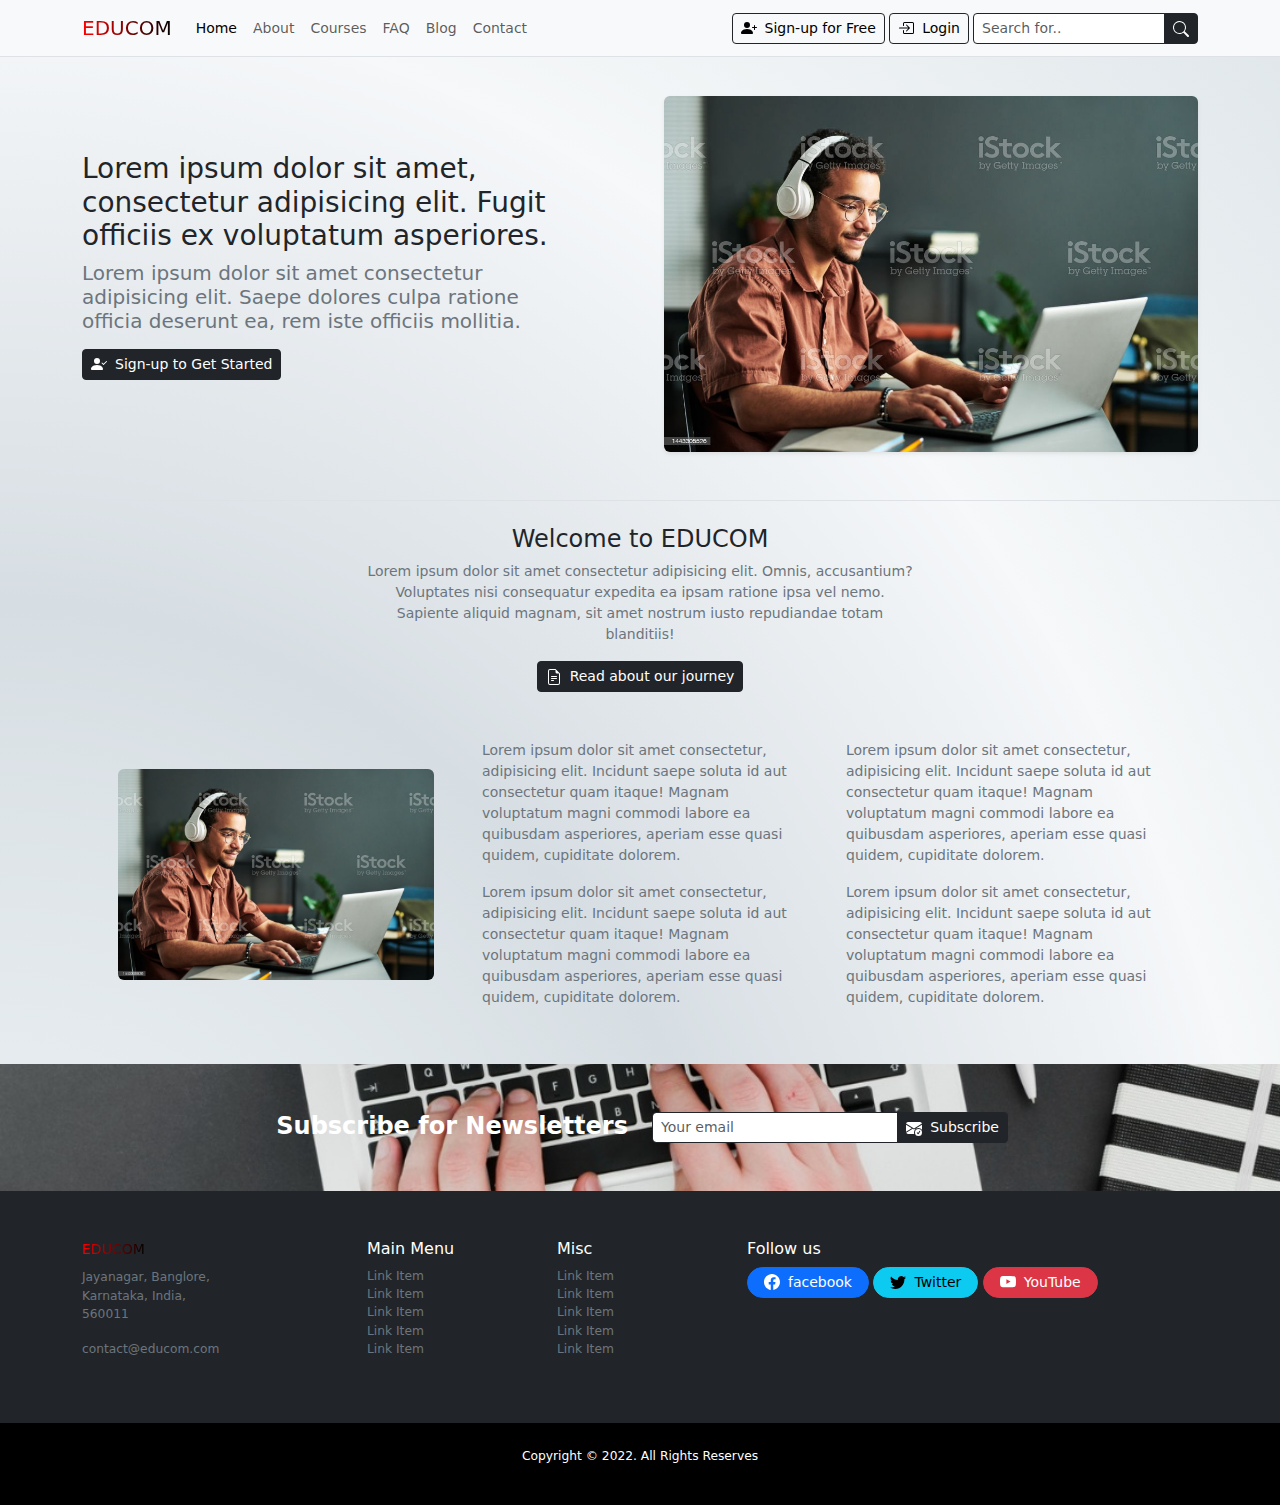
<file: assets/tutorial website/about.html>
<!DOCTYPE html>
<html lang="en">
  <head>
    <meta charset="UTF-8" />
    <meta name="viewport" content="width=device-width, initial-scale=1.0" />
    <title>Index page</title>
    <link
      rel="stylesheet"
      href="https://cdn.jsdelivr.net/npm/bootstrap@5.3.0/dist/css/bootstrap.min.css"
    />
    <link rel="stylesheet" href="style.css" />
  </head>

  <body class="bg-light pt-5">
    <!--navbar-->
    <nav
      class="navbar navbar-expand-lg bg-light fixed-top border-bottom small blur-filter"
    >
      <div class="container">
        <!--navbar brand logo-->
        <a href="index.html" class="navbar-brand">
          <span class="brand-style brand-gradient"> EDUCOM </span>
        </a>
        <!--navbar brand logo over-->

        <!--navbar collapse toggler button-->
        <button
          class="navbar-toggler border-0"
          type="button"
          data-bs-toggle="collapse"
          data-bs-target="#navbar-content"
          aria-controls="navbar-content"
          aria-expanded="false"
          aria-label="toggle Navigation"
        >
          <span class="navbar-toggler-icon"></span>
        </button>
        <!--navbar collapse toggler button over-->

        <div class="collapse navbar-collapse" id="navbar-content">
          <!--navbar item-->
          <ul class="navbar-nav me-auto mb-2 mb-lg-0">
            <li class="nav-item">
              <a href="index.html" class="nav-link active" aria-current="page"
                >Home</a
              >
            </li>
            <li class="nav-item">
              <a href="about.html" class="nav-link">About</a>
            </li>
            <li class="nav-item">
              <a href="courses.html" class="nav-link">Courses</a>
            </li>
            <li class="nav-item">
              <a href="FAQ.html" class="nav-link">FAQ</a>
            </li>
            <li class="nav-item">
              <a href="blog.html" class="nav-link">Blog</a>
            </li>
            <li class="nav-item">
              <a href="contanct.html" class="nav-link">Contact</a>
            </li>
          </ul>
          <!--navbar item over-->

          <!--navbar sign-up and login button-->
          <div class="ms-auto me-1 d-grid d-md-block gap-2 mb-2 mb-md-0">
            <a
              href="#"
              class="btn btn-sm btn-light border-dark align-items-center d-inline-flex text-center justify-content-center"
              ><svg
                xmlns="http://www.w3.org/2000/svg"
                width="16"
                height="16"
                fill="currentColor"
                class="bi bi-person-plus-fill me-2"
                viewBox="0 0 16 16"
              >
                <path
                  d="M1 14s-1 0-1-1 1-4 6-4 6 3 6 4-1 1-1 1H1zm5-6a3 3 0 1 0 0-6 3 3 0 0 0 0 6z"
                />
                <path
                  fill-rule="evenodd"
                  d="M13.5 5a.5.5 0 0 1 .5.5V7h1.5a.5.5 0 0 1 0 1H14v1.5a.5.5 0 0 1-1 0V8h-1.5a.5.5 0 0 1 0-1H13V5.5a.5.5 0 0 1 .5-.5z"
                />
              </svg>
              Sign-up for Free
            </a>
            <!--login button-->
            <a
              href="#"
              class="btn btn-sm btn-light border-dark align-items-center d-inline-flex text-center justify-content-center"
              ><svg
                xmlns="http://www.w3.org/2000/svg"
                width="16"
                height="16"
                fill="currentColor"
                class="bi bi-box-arrow-in-right me-2"
                viewBox="0 0 16 16"
              >
                <path
                  fill-rule="evenodd"
                  d="M6 3.5a.5.5 0 0 1 .5-.5h8a.5.5 0 0 1 .5.5v9a.5.5 0 0 1-.5.5h-8a.5.5 0 0 1-.5-.5v-2a.5.5 0 0 0-1 0v2A1.5 1.5 0 0 0 6.5 14h8a1.5 1.5 0 0 0 1.5-1.5v-9A1.5 1.5 0 0 0 14.5 2h-8A1.5 1.5 0 0 0 5 3.5v2a.5.5 0 0 0 1 0v-2z"
                />
                <path
                  fill-rule="evenodd"
                  d="M11.854 8.354a.5.5 0 0 0 0-.708l-3-3a.5.5 0 1 0-.708.708L10.293 7.5H1.5a.5.5 0 0 0 0 1h8.793l-2.147 2.146a.5.5 0 0 0 .708.708l3-3z"
                />
              </svg>
              Login
            </a>
            <!--login button over-->
          </div>
          <!--navbar sign-up and login button over-->

          <!--Navbar search field-->
          <form class="d-flex" role="search">
            <div class="input-group">
              <input
                type="search"
                class="form-control form-control-sm border-dark"
                placeholder="Search for.."
              />
              <button type="submit" class="btn btn-sm btn-dark">
                <svg
                  xmlns="http://www.w3.org/2000/svg"
                  width="16"
                  height="16"
                  fill="currentColor"
                  class="bi bi-search"
                  viewBox="0 0 16 16"
                >
                  <path
                    d="M11.742 10.344a6.5 6.5 0 1 0-1.397 1.398h-.001c.03.04.062.078.098.115l3.85 3.85a1 1 0 0 0 1.415-1.414l-3.85-3.85a1.007 1.007 0 0 0-.115-.1zM12 6.5a5.5 5.5 0 1 1-11 0 5.5 5.5 0 0 1 11 0z"
                  />
                </svg>
              </button>
            </div>
          </form>
          <!--Navbar search field over-->
        </div>
      </div>
    </nav>
    <!--navbar over-->

    <!--about banner-->
    <header class="about-header py-5 border-bottom">
      <div class="container">
        <div class="row align-items-center gx-md-5">
          <div class="col-md-6">
            <div class="home-header-text-holder pe-md-5">
              <h1 class="fs-3 fw-normal">
                Lorem ipsum dolor sit amet, consectetur adipisicing elit. Fugit
                officiis ex voluptatum asperiores.
              </h1>
              <h2 class="fs-5 fw-light text-secondary">
                Lorem ipsum dolor sit amet consectetur adipisicing elit. Saepe
                dolores culpa ratione officia deserunt ea, rem iste officiis
                mollitia.
              </h2>
              <a
                href="#"
                class="btn btn-sm btn-dark border-dark mt-2 mb-3 d-inline-flex align-items-center justify-content-center"
                ><svg
                  xmlns="http://www.w3.org/2000/svg"
                  width="16"
                  height="16"
                  fill="currentColor"
                  class="bi bi-person-check-fill me-2"
                  viewBox="0 0 16 16"
                >
                  <path
                    fill-rule="evenodd"
                    d="M15.854 5.146a.5.5 0 0 1 0 .708l-3 3a.5.5 0 0 1-.708 0l-1.5-1.5a.5.5 0 0 1 .708-.708L12.5 7.793l2.646-2.647a.5.5 0 0 1 .708 0z"
                  />
                  <path
                    d="M1 14s-1 0-1-1 1-4 6-4 6 3 6 4-1 1-1 1H1zm5-6a3 3 0 1 0 0-6 3 3 0 0 0 0 6z"
                  />
                </svg>
                Sign-up to Get Started
              </a>
            </div>
          </div>
          <div class="col-md-6">
            <div class="home-header-image-holder">
              <img
                class="rounded img-fluid shadow-sm full-width"
                src="./img/01img.jpg"
                alt=""
              />
            </div>
          </div>
        </div>
      </div>
    </header>
    <!--about banner over-->

    <!--about content-->
    <section class="about-content py-4 mb-3">
      <div class="container">
        <div class="row justify-content-center">
          <div class="col-md-6">
            <div class="about-content-header text-center pb-5">
              <h3 class="fs-4 fw-normal">Welcome to EDUCOM</h3>
              <p class="text-secondary small">
                Lorem ipsum dolor sit amet consectetur adipisicing elit. Omnis,
                accusantium? Voluptates nisi consequatur expedita ea ipsam
                ratione ipsa vel nemo. Sapiente aliquid magnam, sit amet nostrum
                iusto repudiandae totam blanditiis!
              </p>
              <a
                href="contanct.html"
                class="btn btn-sm btn-dark d-inline-flex align-items-center"
              >
                <svg
                  xmlns="http://www.w3.org/2000/svg"
                  width="16"
                  height="16"
                  fill="currentColor"
                  class="bi bi-file-earmark-text me-2"
                  viewBox="0 0 16 16"
                >
                  <path
                    d="M5.5 7a.5.5 0 0 0 0 1h5a.5.5 0 0 0 0-1h-5zM5 9.5a.5.5 0 0 1 .5-.5h5a.5.5 0 0 1 0 1h-5a.5.5 0 0 1-.5-.5zm0 2a.5.5 0 0 1 .5-.5h2a.5.5 0 0 1 0 1h-2a.5.5 0 0 1-.5-.5z"
                  />
                  <path
                    d="M9.5 0H4a2 2 0 0 0-2 2v12a2 2 0 0 0 2 2h8a2 2 0 0 0 2-2V4.5L9.5 0zm0 1v2A1.5 1.5 0 0 0 11 4.5h2V14a1 1 0 0 1-1 1H4a1 1 0 0 1-1-1V2a1 1 0 0 1 1-1h5.5z"
                  />
                </svg>
                Read about our journey
              </a>
            </div>
          </div>
          <div class="row gx-5 align-items-center">
            <div class="col-md-4">
              <div class="about-content-image">
                <img
                  src="./img/01img.jpg"
                  alt=""
                  class="rounded img-fluid full-width md-md-0 mb-3"
                />
              </div>
            </div>
            <div class="col-md-4">
              <div class="about-content-holder">
                <p class="text-secondary small">
                  Lorem ipsum dolor sit amet consectetur, adipisicing elit.
                  Incidunt saepe soluta id aut consectetur quam itaque! Magnam
                  voluptatum magni commodi labore ea quibusdam asperiores,
                  aperiam esse quasi quidem, cupiditate dolorem.
                </p>
                <p class="text-secondary small">
                  Lorem ipsum dolor sit amet consectetur, adipisicing elit.
                  Incidunt saepe soluta id aut consectetur quam itaque! Magnam
                  voluptatum magni commodi labore ea quibusdam asperiores,
                  aperiam esse quasi quidem, cupiditate dolorem.
                </p>
              </div>
            </div>
            <div class="col-md-4">
              <div class="about-content-holder">
                <p class="text-secondary small">
                  Lorem ipsum dolor sit amet consectetur, adipisicing elit.
                  Incidunt saepe soluta id aut consectetur quam itaque! Magnam
                  voluptatum magni commodi labore ea quibusdam asperiores,
                  aperiam esse quasi quidem, cupiditate dolorem.
                </p>
                <p class="text-secondary small">
                  Lorem ipsum dolor sit amet consectetur, adipisicing elit.
                  Incidunt saepe soluta id aut consectetur quam itaque! Magnam
                  voluptatum magni commodi labore ea quibusdam asperiores,
                  aperiam esse quasi quidem, cupiditate dolorem.
                </p>
              </div>
            </div>
          </div>
        </div>
      </div>
    </section>
    <!--about content over-->

    <!--subscribe-->
    <section class="subscribe py-5">
      <div class="container">
        <div class="row justify-content-center">
          <div class="col-md-4">
            <div class="subscribe-heading text-white text-md-end text-center">
              <h5 class="fs-4 fw-bold m-0 mb-md-0 mb-3">
                Subscribe for Newsletters
              </h5>
            </div>
          </div>
          <div class="col-md-4">
            <form class="d-flex justify-content-center">
              <div class="input-group">
                <input
                  type="email"
                  class="form-control form-control-sm border-dark"
                  placeholder="Your email"
                />
                <button
                  type="submit"
                  class="btn btn-sm btn-dark d-inline-flex align-items-center"
                >
                  <svg
                    xmlns="http://www.w3.org/2000/svg"
                    width="16"
                    height="16"
                    fill="currentColor"
                    class="bi bi-envelope-check-fill me-2"
                    viewBox="0 0 16 16"
                  >
                    <path
                      d="M.05 3.555A2 2 0 0 1 2 2h12a2 2 0 0 1 1.95 1.555L8 8.414.05 3.555ZM0 4.697v7.104l5.803-3.558L0 4.697ZM6.761 8.83l-6.57 4.026A2 2 0 0 0 2 14h6.256A4.493 4.493 0 0 1 8 12.5a4.49 4.49 0 0 1 1.606-3.446l-.367-.225L8 9.586l-1.239-.757ZM16 4.697v4.974A4.491 4.491 0 0 0 12.5 8a4.49 4.49 0 0 0-1.965.45l-.338-.207L16 4.697Z"
                    />
                    <path
                      d="M16 12.5a3.5 3.5 0 1 1-7 0 3.5 3.5 0 0 1 7 0Zm-1.993-1.679a.5.5 0 0 0-.686.172l-1.17 1.95-.547-.547a.5.5 0 0 0-.708.708l.774.773a.75.75 0 0 0 1.174-.144l1.335-2.226a.5.5 0 0 0-.172-.686Z"
                    />
                  </svg>
                  Subscribe
                </button>
              </div>
            </form>
          </div>
        </div>
      </div>
    </section>
    <!--subscribe over-->

    <!--footer-->
    <footer class="main-footer text-bg-dark py-5 small">
      <div class="container">
        <div class="row justify-content-center">
          <div class="col-md-3">
            <div class="brand-icon mb-2">
              <span class="brand-style brand-gradient"> EDUCOM </span>
            </div>
            <address class="small text-secondary">
              Jayanagar, Banglore, <br />
              Karnataka, India, <br />
              560011
            </address>
            <p class="small text-secondary">contact&commat;educom.com</p>
          </div>
          <div class="col-md-2">
            <h6>Main Menu</h6>
            <ul class="list-unstyled small">
              <li>
                <a href="#" class="text-decoration-none text-secondary"
                  >Link Item</a
                >
              </li>
              <li>
                <a href="#" class="text-decoration-none text-secondary"
                  >Link Item</a
                >
              </li>
              <li>
                <a href="#" class="text-decoration-none text-secondary"
                  >Link Item</a
                >
              </li>
              <li>
                <a href="#" class="text-decoration-none text-secondary"
                  >Link Item</a
                >
              </li>
              <li>
                <a href="#" class="text-decoration-none text-secondary"
                  >Link Item</a
                >
              </li>
            </ul>
          </div>
          <div class="col-md-2">
            <h6>Misc</h6>
            <ul class="list-unstyled small">
              <li>
                <a href="#" class="text-decoration-none text-secondary"
                  >Link Item</a
                >
              </li>
              <li>
                <a href="#" class="text-decoration-none text-secondary"
                  >Link Item</a
                >
              </li>
              <li>
                <a href="#" class="text-decoration-none text-secondary"
                  >Link Item</a
                >
              </li>
              <li>
                <a href="#" class="text-decoration-none text-secondary"
                  >Link Item</a
                >
              </li>
              <li>
                <a href="#" class="text-decoration-none text-secondary"
                  >Link Item</a
                >
              </li>
            </ul>
          </div>
          <div class="col-md-5">
            <h6>Follow us</h6>
            <p>
              <a
                href="#"
                class="btn btn-sm btn-primary rounded-pill px-md-3 d-inline-flex align-items-center mb-2"
                ><svg
                  xmlns="http://www.w3.org/2000/svg"
                  width="16"
                  height="16"
                  fill="currentColor"
                  class="bi bi-facebook me-md-2"
                  viewBox="0 0 16 16"
                >
                  <path
                    d="M16 8.049c0-4.446-3.582-8.05-8-8.05C3.58 0-.002 3.603-.002 8.05c0 4.017 2.926 7.347 6.75 7.951v-5.625h-2.03V8.05H6.75V6.275c0-2.017 1.195-3.131 3.022-3.131.876 0 1.791.157 1.791.157v1.98h-1.009c-.993 0-1.303.621-1.303 1.258v1.51h2.218l-.354 2.326H9.25V16c3.824-.604 6.75-3.934 6.75-7.951z"
                  />
                </svg>
                <span class="d-md-block d-none">facebook</span>
              </a>
              <a
                href="#"
                class="btn btn-sm btn-info rounded-pill px-md-3 d-inline-flex align-items-center mb-2"
                ><svg
                  xmlns="http://www.w3.org/2000/svg"
                  width="16"
                  height="16"
                  fill="currentColor"
                  class="bi bi-twitter me-md-2"
                  viewBox="0 0 16 16"
                >
                  <path
                    d="M5.026 15c6.038 0 9.341-5.003 9.341-9.334 0-.14 0-.282-.006-.422A6.685 6.685 0 0 0 16 3.542a6.658 6.658 0 0 1-1.889.518 3.301 3.301 0 0 0 1.447-1.817 6.533 6.533 0 0 1-2.087.793A3.286 3.286 0 0 0 7.875 6.03a9.325 9.325 0 0 1-6.767-3.429 3.289 3.289 0 0 0 1.018 4.382A3.323 3.323 0 0 1 .64 6.575v.045a3.288 3.288 0 0 0 2.632 3.218 3.203 3.203 0 0 1-.865.115 3.23 3.23 0 0 1-.614-.057 3.283 3.283 0 0 0 3.067 2.277A6.588 6.588 0 0 1 .78 13.58a6.32 6.32 0 0 1-.78-.045A9.344 9.344 0 0 0 5.026 15z"
                  />
                </svg>
                <span class="d-md-block d-none">Twitter</span>
              </a>
              <a
                href="#"
                class="btn btn-sm btn-danger rounded-pill px-md-3 d-inline-flex align-items-center mb-2"
                ><svg
                  xmlns="http://www.w3.org/2000/svg"
                  width="16"
                  height="16"
                  fill="currentColor"
                  class="bi bi-youtube me-md-2"
                  viewBox="0 0 16 16"
                >
                  <path
                    d="M8.051 1.999h.089c.822.003 4.987.033 6.11.335a2.01 2.01 0 0 1 1.415 1.42c.101.38.172.883.22 1.402l.01.104.022.26.008.104c.065.914.073 1.77.074 1.957v.075c-.001.194-.01 1.108-.082 2.06l-.008.105-.009.104c-.05.572-.124 1.14-.235 1.558a2.007 2.007 0 0 1-1.415 1.42c-1.16.312-5.569.334-6.18.335h-.142c-.309 0-1.587-.006-2.927-.052l-.17-.006-.087-.004-.171-.007-.171-.007c-1.11-.049-2.167-.128-2.654-.26a2.007 2.007 0 0 1-1.415-1.419c-.111-.417-.185-.986-.235-1.558L.09 9.82l-.008-.104A31.4 31.4 0 0 1 0 7.68v-.123c.002-.215.01-.958.064-1.778l.007-.103.003-.052.008-.104.022-.26.01-.104c.048-.519.119-1.023.22-1.402a2.007 2.007 0 0 1 1.415-1.42c.487-.13 1.544-.21 2.654-.26l.17-.007.172-.006.086-.003.171-.007A99.788 99.788 0 0 1 7.858 2h.193zM6.4 5.209v4.818l4.157-2.408L6.4 5.209z"
                  />
                </svg>
                <span class="d-md-block d-none">YouTube</span>
              </a>
            </p>
          </div>
        </div>
      </div>
    </footer>
    <!--footer over-->

    <!--copyright-->
    <div class="copy py-4 small" style="background-color: black">
      <div class="container">
        <div class="row justify-content-center text-center text-white">
          <p class="m-o small">Copyright &copy; 2022. All Rights Reserves</p>
        </div>
      </div>
    </div>
    <!--copyright-->

    <!--mobile padding-->
    <div
      class="mobile-padding pt-5 pb-4 d-md-none"
      style="background-color: black"
    ></div>
    <!--mobile padding over-->

    <!--sticky footer-->
    <div
      class="d-md-none d-block d-flex p-3 fixed-bottom justify-content-center blur-filter shadow-lg"
    >
      <a
        href="#"
        class="rounded-pill btn btn-sm btn-warning small px-3 fw-bold d-inline-flex align-items-center"
      >
        <svg
          xmlns="http://www.w3.org/2000/svg"
          width="16"
          height="16"
          fill="currentColor"
          class="bi bi-person-fill-add me-2"
          viewBox="0 0 16 16"
        >
          <path
            d="M12.5 16a3.5 3.5 0 1 0 0-7 3.5 3.5 0 0 0 0 7Zm.5-5v1h1a.5.5 0 0 1 0 1h-1v1a.5.5 0 0 1-1 0v-1h-1a.5.5 0 0 1 0-1h1v-1a.5.5 0 0 1 1 0Zm-2-6a3 3 0 1 1-6 0 3 3 0 0 1 6 0Z"
          />
          <path
            d="M2 13c0 1 1 1 1 1h5.256A4.493 4.493 0 0 1 8 12.5a4.49 4.49 0 0 1 1.544-3.393C9.077 9.038 8.564 9 8 9c-5 0-6 3-6 4Z"
          />
        </svg>
        Sign-up for Free</a
      >
    </div>
    <!--sticky footer over-->

    <script src="https://cdn.jsdelivr.net/npm/bootstrap@5.3.0/dist/js/bootstrap.bundle.min.js"></script>
  </body>
</html>
</file>
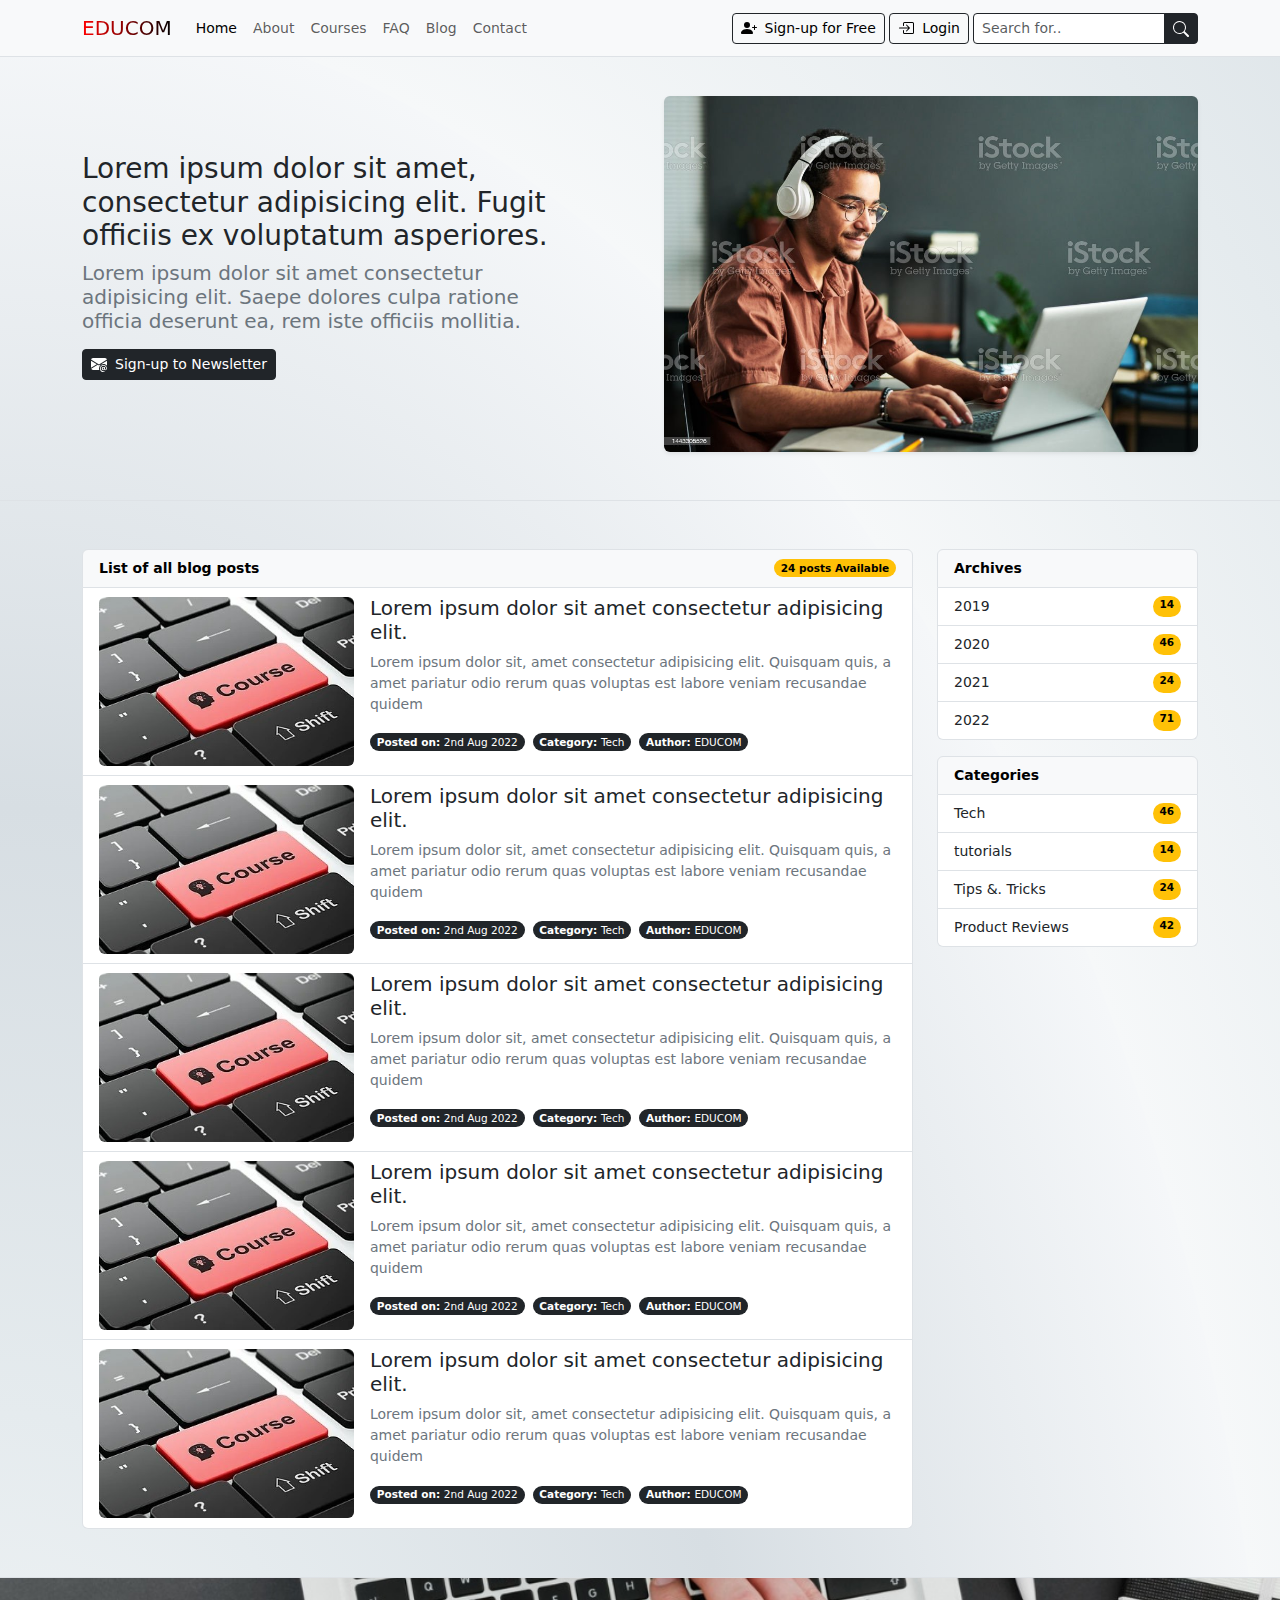
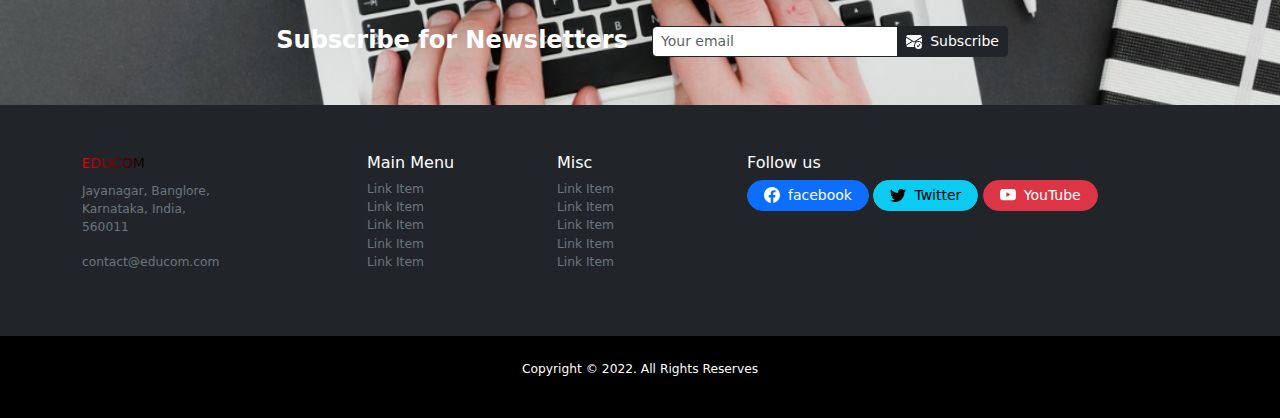
<file: assets/tutorial website/blog.html>
<!DOCTYPE html>
<html lang="en">
  <head>
    <meta charset="UTF-8" />
    <meta name="viewport" content="width=device-width, initial-scale=1.0" />
    <title>Index page</title>
    <link
      rel="stylesheet"
      href="https://cdn.jsdelivr.net/npm/bootstrap@5.3.0/dist/css/bootstrap.min.css"
    />
    <link rel="stylesheet" href="style.css" />
  </head>

  <body class="bg-light pt-5">
    <!--navbar-->
    <nav
      class="navbar navbar-expand-lg bg-light fixed-top border-bottom small blur-filter"
    >
      <div class="container">
        <!--navbar brand logo-->
        <a href="index.html" class="navbar-brand">
          <span class="brand-style brand-gradient"> EDUCOM </span>
        </a>
        <!--navbar brand logo over-->

        <!--navbar collapse toggler button-->
        <button
          class="navbar-toggler border-0"
          type="button"
          data-bs-toggle="collapse"
          data-bs-target="#navbar-content"
          aria-controls="navbar-content"
          aria-expanded="false"
          aria-label="toggle Navigation"
        >
          <span class="navbar-toggler-icon"></span>
        </button>
        <!--navbar collapse toggler button over-->

        <div class="collapse navbar-collapse" id="navbar-content">
          <!--navbar item-->
          <ul class="navbar-nav me-auto mb-2 mb-lg-0">
            <li class="nav-item">
              <a href="index.html" class="nav-link active" aria-current="page"
                >Home</a
              >
            </li>
            <li class="nav-item">
              <a href="about.html" class="nav-link">About</a>
            </li>
            <li class="nav-item">
              <a href="courses.html" class="nav-link">Courses</a>
            </li>
            <li class="nav-item">
              <a href="FAQ.html" class="nav-link">FAQ</a>
            </li>
            <li class="nav-item">
              <a href="blog.html" class="nav-link">Blog</a>
            </li>
            <li class="nav-item">
              <a href="contanct.html" class="nav-link">Contact</a>
            </li>
          </ul>
          <!--navbar item over-->

          <!--navbar sign-up and login button-->
          <div class="ms-auto me-1 d-grid d-md-block gap-2 mb-2 mb-md-0">
            <a
              href="#"
              class="btn btn-sm btn-light border-dark align-items-center d-inline-flex text-center justify-content-center"
              ><svg
                xmlns="http://www.w3.org/2000/svg"
                width="16"
                height="16"
                fill="currentColor"
                class="bi bi-person-plus-fill me-2"
                viewBox="0 0 16 16"
              >
                <path
                  d="M1 14s-1 0-1-1 1-4 6-4 6 3 6 4-1 1-1 1H1zm5-6a3 3 0 1 0 0-6 3 3 0 0 0 0 6z"
                />
                <path
                  fill-rule="evenodd"
                  d="M13.5 5a.5.5 0 0 1 .5.5V7h1.5a.5.5 0 0 1 0 1H14v1.5a.5.5 0 0 1-1 0V8h-1.5a.5.5 0 0 1 0-1H13V5.5a.5.5 0 0 1 .5-.5z"
                />
              </svg>
              Sign-up for Free
            </a>
            <!--login button-->
            <a
              href="#"
              class="btn btn-sm btn-light border-dark align-items-center d-inline-flex text-center justify-content-center"
              ><svg
                xmlns="http://www.w3.org/2000/svg"
                width="16"
                height="16"
                fill="currentColor"
                class="bi bi-box-arrow-in-right me-2"
                viewBox="0 0 16 16"
              >
                <path
                  fill-rule="evenodd"
                  d="M6 3.5a.5.5 0 0 1 .5-.5h8a.5.5 0 0 1 .5.5v9a.5.5 0 0 1-.5.5h-8a.5.5 0 0 1-.5-.5v-2a.5.5 0 0 0-1 0v2A1.5 1.5 0 0 0 6.5 14h8a1.5 1.5 0 0 0 1.5-1.5v-9A1.5 1.5 0 0 0 14.5 2h-8A1.5 1.5 0 0 0 5 3.5v2a.5.5 0 0 0 1 0v-2z"
                />
                <path
                  fill-rule="evenodd"
                  d="M11.854 8.354a.5.5 0 0 0 0-.708l-3-3a.5.5 0 1 0-.708.708L10.293 7.5H1.5a.5.5 0 0 0 0 1h8.793l-2.147 2.146a.5.5 0 0 0 .708.708l3-3z"
                />
              </svg>
              Login
            </a>
            <!--login button over-->
          </div>
          <!--navbar sign-up and login button over-->

          <!--Navbar search field-->
          <form class="d-flex" role="search">
            <div class="input-group">
              <input
                type="search"
                class="form-control form-control-sm border-dark"
                placeholder="Search for.."
              />
              <button type="submit" class="btn btn-sm btn-dark">
                <svg
                  xmlns="http://www.w3.org/2000/svg"
                  width="16"
                  height="16"
                  fill="currentColor"
                  class="bi bi-search"
                  viewBox="0 0 16 16"
                >
                  <path
                    d="M11.742 10.344a6.5 6.5 0 1 0-1.397 1.398h-.001c.03.04.062.078.098.115l3.85 3.85a1 1 0 0 0 1.415-1.414l-3.85-3.85a1.007 1.007 0 0 0-.115-.1zM12 6.5a5.5 5.5 0 1 1-11 0 5.5 5.5 0 0 1 11 0z"
                  />
                </svg>
              </button>
            </div>
          </form>
          <!--Navbar search field over-->
        </div>
      </div>
    </nav>
    <!--navbar over-->

    <!--blog banner-->
    <header class="blog-header py-5 border-bottom">
      <div class="container">
        <div class="row align-items-center gx-md-5">
          <div class="col-md-6">
            <div class="blog-header-text-holder pe-md-5">
              <h1 class="fs-3 fw-normal">
                Lorem ipsum dolor sit amet, consectetur adipisicing elit. Fugit
                officiis ex voluptatum asperiores.
              </h1>
              <h2 class="fs-5 fw-light text-secondary">
                Lorem ipsum dolor sit amet consectetur adipisicing elit. Saepe
                dolores culpa ratione officia deserunt ea, rem iste officiis
                mollitia.
              </h2>
              <a
                href="#"
                class="btn btn-sm btn-dark border-dark mt-2 mb-3 d-inline-flex align-items-center justify-content-center"
                data-bs-toggle="modal"
                data-bs-target="#subscribe_modal"
                ><svg
                  xmlns="http://www.w3.org/2000/svg"
                  width="16"
                  height="16"
                  fill="currentColor"
                  class="bi bi-envelope-at-fill me-2"
                  viewBox="0 0 16 16"
                >
                  <path
                    d="M2 2A2 2 0 0 0 .05 3.555L8 8.414l7.95-4.859A2 2 0 0 0 14 2H2Zm-2 9.8V4.698l5.803 3.546L0 11.801Zm6.761-2.97-6.57 4.026A2 2 0 0 0 2 14h6.256A4.493 4.493 0 0 1 8 12.5a4.49 4.49 0 0 1 1.606-3.446l-.367-.225L8 9.586l-1.239-.757ZM16 9.671V4.697l-5.803 3.546.338.208A4.482 4.482 0 0 1 12.5 8c1.414 0 2.675.652 3.5 1.671Z"
                  />
                  <path
                    d="M15.834 12.244c0 1.168-.577 2.025-1.587 2.025-.503 0-1.002-.228-1.12-.648h-.043c-.118.416-.543.643-1.015.643-.77 0-1.259-.542-1.259-1.434v-.529c0-.844.481-1.4 1.26-1.4.585 0 .87.333.953.63h.03v-.568h.905v2.19c0 .272.18.42.411.42.315 0 .639-.415.639-1.39v-.118c0-1.277-.95-2.326-2.484-2.326h-.04c-1.582 0-2.64 1.067-2.64 2.724v.157c0 1.867 1.237 2.654 2.57 2.654h.045c.507 0 .935-.07 1.18-.18v.731c-.219.1-.643.175-1.237.175h-.044C10.438 16 9 14.82 9 12.646v-.214C9 10.36 10.421 9 12.485 9h.035c2.12 0 3.314 1.43 3.314 3.034v.21Zm-4.04.21v.227c0 .586.227.8.581.8.31 0 .564-.17.564-.743v-.367c0-.516-.275-.708-.572-.708-.346 0-.573.245-.573.791Z"
                  />
                </svg>
                Sign-up to Newsletter
              </a>
            </div>
          </div>
          <div class="col-md-6">
            <div class="blog-header-image-holder">
              <img
                class="rounded img-fluid shadow-sm full-width"
                src="./img/01img.jpg"
                alt=""
              />
            </div>
          </div>
        </div>
      </div>
    </header>
    <!--blog banner over-->

    <!--blog post list-->
    <section class="blog-post-list py-5 border-bottom">
      <div class="container">
        <div class="row">
          <div class="col-md-9">
            <div class="list-group small">
              <div
                class="list-group-item text-bg-light fw-bold d-flex justify-content-between align-items-center"
              >
                List of all blog posts
                <span class="badge text-bg-warning rounded-pill"
                  >24 posts Available</span
                >
              </div>
              <!--course list items-->
              <a
                href="single-post.html"
                class="list-group-item list-group-item-action"
              >
                <div class="row align-items-center g-3">
                  <div class="col-md-4">
                    <div class="course-image-holder">
                      <img
                        src="img/courses.jpg"
                        alt=""
                        class="rounded img-fluid mb-md-0 mt-md-0 mt-2"
                      />
                    </div>
                  </div>
                  <div class="col-md-8">
                    <h5>
                      Lorem ipsum dolor sit amet consectetur adipisicing elit.
                    </h5>
                    <p class="text-secondary">
                      Lorem ipsum dolor sit, amet consectetur adipisicing elit.
                      Quisquam quis, a amet pariatur odio rerum quas voluptas
                      est labore veniam recusandae quidem
                    </p>
                    <p class="d-inline-flex align-items-center">
                      <span class="badge text-bg-dark rounded-pill me-2">
                        <strong>Posted on:</strong>
                        <span class="fw-light">2nd Aug 2022</span>
                      </span>
                      <span class="badge text-bg-dark rounded-pill me-2">
                        <strong>Category:</strong>
                        <span class="fw-light">Tech</span>
                      </span>
                      <span class="badge text-bg-dark rounded-pill me-2">
                        <strong>Author:</strong>
                        <span class="fw-light">EDUCOM</span>
                      </span>
                    </p>
                  </div>
                </div>
              </a>
              <a
                href="single-post.html"
                class="list-group-item list-group-item-action"
              >
                <div class="row align-items-center g-3">
                  <div class="col-md-4">
                    <div class="course-image-holder">
                      <img
                        src="img/courses.jpg"
                        alt=""
                        class="rounded img-fluid mb-md-0 mt-md-0 mt-2"
                      />
                    </div>
                  </div>
                  <div class="col-md-8">
                    <h5>
                      Lorem ipsum dolor sit amet consectetur adipisicing elit.
                    </h5>
                    <p class="text-secondary">
                      Lorem ipsum dolor sit, amet consectetur adipisicing elit.
                      Quisquam quis, a amet pariatur odio rerum quas voluptas
                      est labore veniam recusandae quidem
                    </p>
                    <p class="d-inline-flex align-items-center">
                      <span class="badge text-bg-dark rounded-pill me-2">
                        <strong>Posted on:</strong>
                        <span class="fw-light">2nd Aug 2022</span>
                      </span>
                      <span class="badge text-bg-dark rounded-pill me-2">
                        <strong>Category:</strong>
                        <span class="fw-light">Tech</span>
                      </span>
                      <span class="badge text-bg-dark rounded-pill me-2">
                        <strong>Author:</strong>
                        <span class="fw-light">EDUCOM</span>
                      </span>
                    </p>
                  </div>
                </div>
              </a>
              <a
                href="single-post.html"
                class="list-group-item list-group-item-action"
              >
                <div class="row align-items-center g-3">
                  <div class="col-md-4">
                    <div class="course-image-holder">
                      <img
                        src="img/courses.jpg"
                        alt=""
                        class="rounded img-fluid mb-md-0 mt-md-0 mt-2"
                      />
                    </div>
                  </div>
                  <div class="col-md-8">
                    <h5>
                      Lorem ipsum dolor sit amet consectetur adipisicing elit.
                    </h5>
                    <p class="text-secondary">
                      Lorem ipsum dolor sit, amet consectetur adipisicing elit.
                      Quisquam quis, a amet pariatur odio rerum quas voluptas
                      est labore veniam recusandae quidem
                    </p>
                    <p class="d-inline-flex align-items-center">
                      <span class="badge text-bg-dark rounded-pill me-2">
                        <strong>Posted on:</strong>
                        <span class="fw-light">2nd Aug 2022</span>
                      </span>
                      <span class="badge text-bg-dark rounded-pill me-2">
                        <strong>Category:</strong>
                        <span class="fw-light">Tech</span>
                      </span>
                      <span class="badge text-bg-dark rounded-pill me-2">
                        <strong>Author:</strong>
                        <span class="fw-light">EDUCOM</span>
                      </span>
                    </p>
                  </div>
                </div>
              </a>
              <a
                href="single-post.html"
                class="list-group-item list-group-item-action"
              >
                <div class="row align-items-center g-3">
                  <div class="col-md-4">
                    <div class="course-image-holder">
                      <img
                        src="img/courses.jpg"
                        alt=""
                        class="rounded img-fluid mb-md-0 mt-md-0 mt-2"
                      />
                    </div>
                  </div>
                  <div class="col-md-8">
                    <h5>
                      Lorem ipsum dolor sit amet consectetur adipisicing elit.
                    </h5>
                    <p class="text-secondary">
                      Lorem ipsum dolor sit, amet consectetur adipisicing elit.
                      Quisquam quis, a amet pariatur odio rerum quas voluptas
                      est labore veniam recusandae quidem
                    </p>
                    <p class="d-inline-flex align-items-center">
                      <span class="badge text-bg-dark rounded-pill me-2">
                        <strong>Posted on:</strong>
                        <span class="fw-light">2nd Aug 2022</span>
                      </span>
                      <span class="badge text-bg-dark rounded-pill me-2">
                        <strong>Category:</strong>
                        <span class="fw-light">Tech</span>
                      </span>
                      <span class="badge text-bg-dark rounded-pill me-2">
                        <strong>Author:</strong>
                        <span class="fw-light">EDUCOM</span>
                      </span>
                    </p>
                  </div>
                </div>
              </a>
              <a
                href="single-post.html"
                class="list-group-item list-group-item-action"
              >
                <div class="row align-items-center g-3">
                  <div class="col-md-4">
                    <div class="course-image-holder">
                      <img
                        src="img/courses.jpg"
                        alt=""
                        class="rounded img-fluid mb-md-0 mt-md-0 mt-2"
                      />
                    </div>
                  </div>
                  <div class="col-md-8">
                    <h5>
                      Lorem ipsum dolor sit amet consectetur adipisicing elit.
                    </h5>
                    <p class="text-secondary">
                      Lorem ipsum dolor sit, amet consectetur adipisicing elit.
                      Quisquam quis, a amet pariatur odio rerum quas voluptas
                      est labore veniam recusandae quidem
                    </p>
                    <p class="d-inline-flex align-items-center">
                      <span class="badge text-bg-dark rounded-pill me-2">
                        <strong>Posted on:</strong>
                        <span class="fw-light">2nd Aug 2022</span>
                      </span>
                      <span class="badge text-bg-dark rounded-pill me-2">
                        <strong>Category:</strong>
                        <span class="fw-light">Tech</span>
                      </span>
                      <span class="badge text-bg-dark rounded-pill me-2">
                        <strong>Author:</strong>
                        <span class="fw-light">EDUCOM</span>
                      </span>
                    </p>
                  </div>
                </div>
              </a>
              <!--course list items over-->
            </div>
          </div>
          <div class="col-md-3">
            <div class="list-group small mb-3">
              <div class="list-group-item text-bg-light fw-bold">Archives</div>
              <a
                href="courses.html"
                class="list-group-item list-group-item-action d-flex justify-content-between"
                >2019
                <span class="badge text-bg-warning rounded-pill">14</span>
              </a>
              <a
                href="courses.html"
                class="list-group-item list-group-item-action d-flex justify-content-between"
                >2020
                <span class="badge text-bg-warning rounded-pill">46</span>
              </a>
              <a
                href="courses.html"
                class="list-group-item list-group-item-action d-flex justify-content-between"
                >2021
                <span class="badge text-bg-warning rounded-pill">24</span>
              </a>
              <a
                href="courses.html"
                class="list-group-item list-group-item-action d-flex justify-content-between"
                >2022
                <span class="badge text-bg-warning rounded-pill">71</span>
              </a>
            </div>
            <div class="list-group small mb-3">
              <div class="list-group-item text-bg-light fw-bold">
                Categories
              </div>
              <a
                href="courses.html"
                class="list-group-item list-group-item-action d-flex justify-content-between"
                >Tech
                <span class="badge text-bg-warning rounded-pill">46</span>
              </a>
              <a
                href="courses.html"
                class="list-group-item list-group-item-action d-flex justify-content-between"
                >tutorials
                <span class="badge text-bg-warning rounded-pill">14</span>
              </a>
              <a
                href="courses.html"
                class="list-group-item list-group-item-action d-flex justify-content-between"
                >Tips &amp. Tricks
                <span class="badge text-bg-warning rounded-pill">24</span>
              </a>
              <a
                href="courses.html"
                class="list-group-item list-group-item-action d-flex justify-content-between"
                >Product Reviews
                <span class="badge text-bg-warning rounded-pill">42</span>
              </a>
            </div>
          </div>
        </div>
      </div>
    </section>
    <!--blog post list over-->

    <!--subscribe-->
    <section class="subscribe py-5">
      <div class="container">
        <div class="row justify-content-center">
          <div class="col-md-4">
            <div class="subscribe-heading text-white text-md-end text-center">
              <h5 class="fs-4 fw-bold m-0 mb-md-0 mb-3">
                Subscribe for Newsletters
              </h5>
            </div>
          </div>
          <div class="col-md-4">
            <form class="d-flex justify-content-center">
              <div class="input-group">
                <input
                  type="email"
                  class="form-control form-control-sm border-dark"
                  placeholder="Your email"
                />
                <button
                  type="submit"
                  class="btn btn-sm btn-dark d-inline-flex align-items-center"
                >
                  <svg
                    xmlns="http://www.w3.org/2000/svg"
                    width="16"
                    height="16"
                    fill="currentColor"
                    class="bi bi-envelope-check-fill me-2"
                    viewBox="0 0 16 16"
                  >
                    <path
                      d="M.05 3.555A2 2 0 0 1 2 2h12a2 2 0 0 1 1.95 1.555L8 8.414.05 3.555ZM0 4.697v7.104l5.803-3.558L0 4.697ZM6.761 8.83l-6.57 4.026A2 2 0 0 0 2 14h6.256A4.493 4.493 0 0 1 8 12.5a4.49 4.49 0 0 1 1.606-3.446l-.367-.225L8 9.586l-1.239-.757ZM16 4.697v4.974A4.491 4.491 0 0 0 12.5 8a4.49 4.49 0 0 0-1.965.45l-.338-.207L16 4.697Z"
                    />
                    <path
                      d="M16 12.5a3.5 3.5 0 1 1-7 0 3.5 3.5 0 0 1 7 0Zm-1.993-1.679a.5.5 0 0 0-.686.172l-1.17 1.95-.547-.547a.5.5 0 0 0-.708.708l.774.773a.75.75 0 0 0 1.174-.144l1.335-2.226a.5.5 0 0 0-.172-.686Z"
                    />
                  </svg>
                  Subscribe
                </button>
              </div>
            </form>
          </div>
        </div>
      </div>
    </section>
    <!--subscribe over-->

    <!--footer-->
    <footer class="main-footer text-bg-dark py-5 small">
      <div class="container">
        <div class="row justify-content-center">
          <div class="col-md-3">
            <div class="brand-icon mb-2">
              <span class="brand-style brand-gradient"> EDUCOM </span>
            </div>
            <address class="small text-secondary">
              Jayanagar, Banglore, <br />
              Karnataka, India, <br />
              560011
            </address>
            <p class="small text-secondary">contact&commat;educom.com</p>
          </div>
          <div class="col-md-2">
            <h6>Main Menu</h6>
            <ul class="list-unstyled small">
              <li>
                <a href="#" class="text-decoration-none text-secondary"
                  >Link Item</a
                >
              </li>
              <li>
                <a href="#" class="text-decoration-none text-secondary"
                  >Link Item</a
                >
              </li>
              <li>
                <a href="#" class="text-decoration-none text-secondary"
                  >Link Item</a
                >
              </li>
              <li>
                <a href="#" class="text-decoration-none text-secondary"
                  >Link Item</a
                >
              </li>
              <li>
                <a href="#" class="text-decoration-none text-secondary"
                  >Link Item</a
                >
              </li>
            </ul>
          </div>
          <div class="col-md-2">
            <h6>Misc</h6>
            <ul class="list-unstyled small">
              <li>
                <a href="#" class="text-decoration-none text-secondary"
                  >Link Item</a
                >
              </li>
              <li>
                <a href="#" class="text-decoration-none text-secondary"
                  >Link Item</a
                >
              </li>
              <li>
                <a href="#" class="text-decoration-none text-secondary"
                  >Link Item</a
                >
              </li>
              <li>
                <a href="#" class="text-decoration-none text-secondary"
                  >Link Item</a
                >
              </li>
              <li>
                <a href="#" class="text-decoration-none text-secondary"
                  >Link Item</a
                >
              </li>
            </ul>
          </div>
          <div class="col-md-5">
            <h6>Follow us</h6>
            <p>
              <a
                href="#"
                class="btn btn-sm btn-primary rounded-pill px-md-3 d-inline-flex align-items-center mb-2"
                ><svg
                  xmlns="http://www.w3.org/2000/svg"
                  width="16"
                  height="16"
                  fill="currentColor"
                  class="bi bi-facebook me-md-2"
                  viewBox="0 0 16 16"
                >
                  <path
                    d="M16 8.049c0-4.446-3.582-8.05-8-8.05C3.58 0-.002 3.603-.002 8.05c0 4.017 2.926 7.347 6.75 7.951v-5.625h-2.03V8.05H6.75V6.275c0-2.017 1.195-3.131 3.022-3.131.876 0 1.791.157 1.791.157v1.98h-1.009c-.993 0-1.303.621-1.303 1.258v1.51h2.218l-.354 2.326H9.25V16c3.824-.604 6.75-3.934 6.75-7.951z"
                  />
                </svg>
                <span class="d-md-block d-none">facebook</span>
              </a>
              <a
                href="#"
                class="btn btn-sm btn-info rounded-pill px-md-3 d-inline-flex align-items-center mb-2"
                ><svg
                  xmlns="http://www.w3.org/2000/svg"
                  width="16"
                  height="16"
                  fill="currentColor"
                  class="bi bi-twitter me-md-2"
                  viewBox="0 0 16 16"
                >
                  <path
                    d="M5.026 15c6.038 0 9.341-5.003 9.341-9.334 0-.14 0-.282-.006-.422A6.685 6.685 0 0 0 16 3.542a6.658 6.658 0 0 1-1.889.518 3.301 3.301 0 0 0 1.447-1.817 6.533 6.533 0 0 1-2.087.793A3.286 3.286 0 0 0 7.875 6.03a9.325 9.325 0 0 1-6.767-3.429 3.289 3.289 0 0 0 1.018 4.382A3.323 3.323 0 0 1 .64 6.575v.045a3.288 3.288 0 0 0 2.632 3.218 3.203 3.203 0 0 1-.865.115 3.23 3.23 0 0 1-.614-.057 3.283 3.283 0 0 0 3.067 2.277A6.588 6.588 0 0 1 .78 13.58a6.32 6.32 0 0 1-.78-.045A9.344 9.344 0 0 0 5.026 15z"
                  />
                </svg>
                <span class="d-md-block d-none">Twitter</span>
              </a>
              <a
                href="#"
                class="btn btn-sm btn-danger rounded-pill px-md-3 d-inline-flex align-items-center mb-2"
                ><svg
                  xmlns="http://www.w3.org/2000/svg"
                  width="16"
                  height="16"
                  fill="currentColor"
                  class="bi bi-youtube me-md-2"
                  viewBox="0 0 16 16"
                >
                  <path
                    d="M8.051 1.999h.089c.822.003 4.987.033 6.11.335a2.01 2.01 0 0 1 1.415 1.42c.101.38.172.883.22 1.402l.01.104.022.26.008.104c.065.914.073 1.77.074 1.957v.075c-.001.194-.01 1.108-.082 2.06l-.008.105-.009.104c-.05.572-.124 1.14-.235 1.558a2.007 2.007 0 0 1-1.415 1.42c-1.16.312-5.569.334-6.18.335h-.142c-.309 0-1.587-.006-2.927-.052l-.17-.006-.087-.004-.171-.007-.171-.007c-1.11-.049-2.167-.128-2.654-.26a2.007 2.007 0 0 1-1.415-1.419c-.111-.417-.185-.986-.235-1.558L.09 9.82l-.008-.104A31.4 31.4 0 0 1 0 7.68v-.123c.002-.215.01-.958.064-1.778l.007-.103.003-.052.008-.104.022-.26.01-.104c.048-.519.119-1.023.22-1.402a2.007 2.007 0 0 1 1.415-1.42c.487-.13 1.544-.21 2.654-.26l.17-.007.172-.006.086-.003.171-.007A99.788 99.788 0 0 1 7.858 2h.193zM6.4 5.209v4.818l4.157-2.408L6.4 5.209z"
                  />
                </svg>
                <span class="d-md-block d-none">YouTube</span>
              </a>
            </p>
          </div>
        </div>
      </div>
    </footer>
    <!--footer over-->

    <!--copyright-->
    <div class="copy py-4 small" style="background-color: black">
      <div class="container">
        <div class="row justify-content-center text-center text-white">
          <p class="m-o small">Copyright &copy; 2022. All Rights Reserves</p>
        </div>
      </div>
    </div>
    <!--copyright-->

    <!--mobile padding-->
    <div
      class="mobile-padding pt-5 pb-4 d-md-none"
      style="background-color: black"
    ></div>
    <!--mobile padding over-->

    <!--sticky footer-->
    <div
      class="d-md-none d-block d-flex p-3 fixed-bottom justify-content-center blur-filter shadow-lg"
    >
      <a
        href="#"
        class="rounded-pill btn btn-sm btn-warning small px-3 fw-bold d-inline-flex align-items-center"
      >
        <svg
          xmlns="http://www.w3.org/2000/svg"
          width="16"
          height="16"
          fill="currentColor"
          class="bi bi-person-fill-add me-2"
          viewBox="0 0 16 16"
        >
          <path
            d="M12.5 16a3.5 3.5 0 1 0 0-7 3.5 3.5 0 0 0 0 7Zm.5-5v1h1a.5.5 0 0 1 0 1h-1v1a.5.5 0 0 1-1 0v-1h-1a.5.5 0 0 1 0-1h1v-1a.5.5 0 0 1 1 0Zm-2-6a3 3 0 1 1-6 0 3 3 0 0 1 6 0Z"
          />
          <path
            d="M2 13c0 1 1 1 1 1h5.256A4.493 4.493 0 0 1 8 12.5a4.49 4.49 0 0 1 1.544-3.393C9.077 9.038 8.564 9 8 9c-5 0-6 3-6 4Z"
          />
        </svg>
        Sign-up for Free</a
      >
    </div>
    <!--sticky footer over-->

    <!--subscribe Modal-->
    <div
      class="modal fade"
      id="subscribe_modal"
      tabindex="-1"
      aria-labelledby="subscribe_modal"
      aria-hidden="true"
      data-bs-backdrop="static"
      data-bs-keyboard="false"
    >
      <div class="modal-dialog modal-dialog-centered">
        <div class="modal-content">
          <div class="modal-header text-bg-dark">
            <h5 class="modal-title">Subscribe to Newsletters</h5>
            <button
              type="button"
              value="btn-close btn-close-white"
              data-bs-dismiss="modal"
              aria-label="close"
            ></button>
          </div>
          <div class="modal-body">
            <form>
              <div class="row gx-2">
                <div class="col-md-6">
                  <div class="mb-2">
                    <input
                      type="text"
                      class="form-control form-control-sm"
                      placeholder="First Name"
                      required
                    />
                  </div>
                </div>
                <div class="col-md-6">
                  <div class="mb-2">
                    <input
                      type="text"
                      class="form-control form-control-sm"
                      placeholder="Last Name"
                      required
                    />
                  </div>
                </div>
                <div class="col-md-12">
                  <div class="mb-2">
                    <input
                      type="email"
                      class="form-control form-control-sm"
                      placeholder="Your Email"
                      required
                    />
                  </div>
                </div>
                <div class="col-md-12">
                  <div class="d-grid mb-2">
                    <button
                      type="submit"
                      class="btn btn-sm btn-dark d-inline-flex align-items-center justify-content-center"
                    >
                      <svg
                        xmlns="http://www.w3.org/2000/svg"
                        width="16"
                        height="16"
                        fill="currentColor"
                        class="bi bi-envelope-at-fill me-2"
                        viewBox="0 0 16 16"
                      >
                        <path
                          d="M2 2A2 2 0 0 0 .05 3.555L8 8.414l7.95-4.859A2 2 0 0 0 14 2H2Zm-2 9.8V4.698l5.803 3.546L0 11.801Zm6.761-2.97-6.57 4.026A2 2 0 0 0 2 14h6.256A4.493 4.493 0 0 1 8 12.5a4.49 4.49 0 0 1 1.606-3.446l-.367-.225L8 9.586l-1.239-.757ZM16 9.671V4.697l-5.803 3.546.338.208A4.482 4.482 0 0 1 12.5 8c1.414 0 2.675.652 3.5 1.671Z"
                        />
                        <path
                          d="M15.834 12.244c0 1.168-.577 2.025-1.587 2.025-.503 0-1.002-.228-1.12-.648h-.043c-.118.416-.543.643-1.015.643-.77 0-1.259-.542-1.259-1.434v-.529c0-.844.481-1.4 1.26-1.4.585 0 .87.333.953.63h.03v-.568h.905v2.19c0 .272.18.42.411.42.315 0 .639-.415.639-1.39v-.118c0-1.277-.95-2.326-2.484-2.326h-.04c-1.582 0-2.64 1.067-2.64 2.724v.157c0 1.867 1.237 2.654 2.57 2.654h.045c.507 0 .935-.07 1.18-.18v.731c-.219.1-.643.175-1.237.175h-.044C10.438 16 9 14.82 9 12.646v-.214C9 10.36 10.421 9 12.485 9h.035c2.12 0 3.314 1.43 3.314 3.034v.21Zm-4.04.21v.227c0 .586.227.8.581.8.31 0 .564-.17.564-.743v-.367c0-.516-.275-.708-.572-.708-.346 0-.573.245-.573.791Z"
                        />
                      </svg>
                      Subscribe
                    </button>
                  </div>
                </div>
              </div>
            </form>
          </div>
        </div>
      </div>
    </div>
    <!--subscribe modal over-->

    <script src="https://cdn.jsdelivr.net/npm/bootstrap@5.3.0/dist/js/bootstrap.bundle.min.js"></script>
  </body>
</html>
</file>
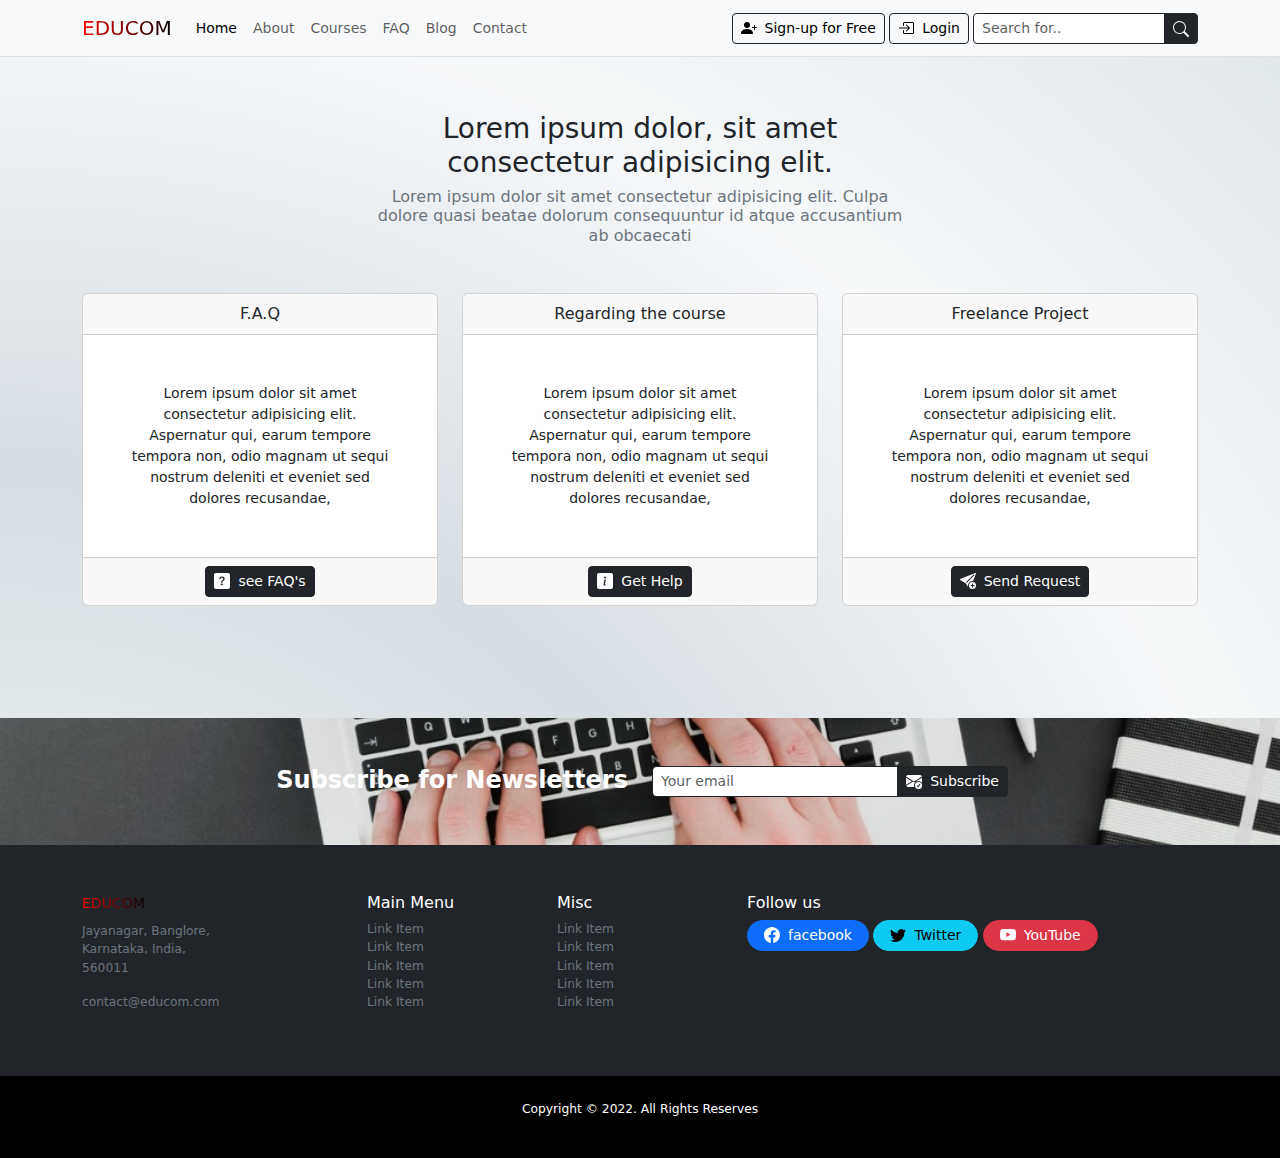
<file: assets/tutorial website/contanct.html>
<!DOCTYPE html>
<html lang="en">
  <head>
    <meta charset="UTF-8" />
    <meta name="viewport" content="width=device-width, initial-scale=1.0" />
    <title>Index page</title>
    <link
      rel="stylesheet"
      href="https://cdn.jsdelivr.net/npm/bootstrap@5.3.0/dist/css/bootstrap.min.css"
    />
    <link rel="stylesheet" href="style.css" />
  </head>

  <body class="bg-light pt-5">
    <!--navbar-->
    <nav
      class="navbar navbar-expand-lg bg-light fixed-top border-bottom small blur-filter"
    >
      <div class="container">
        <!--navbar brand logo-->
        <a href="index.html" class="navbar-brand">
          <span class="brand-style brand-gradient"> EDUCOM </span>
        </a>
        <!--navbar brand logo over-->

        <!--navbar collapse toggler button-->
        <button
          class="navbar-toggler border-0"
          type="button"
          data-bs-toggle="collapse"
          data-bs-target="#navbar-content"
          aria-controls="navbar-content"
          aria-expanded="false"
          aria-label="toggle Navigation"
        >
          <span class="navbar-toggler-icon"></span>
        </button>
        <!--navbar collapse toggler button over-->

        <div class="collapse navbar-collapse" id="navbar-content">
          <!--navbar item-->
          <ul class="navbar-nav me-auto mb-2 mb-lg-0">
            <li class="nav-item">
              <a href="index.html" class="nav-link active" aria-current="page"
                >Home</a
              >
            </li>
            <li class="nav-item">
              <a href="about.html" class="nav-link">About</a>
            </li>
            <li class="nav-item">
              <a href="courses.html" class="nav-link">Courses</a>
            </li>
            <li class="nav-item">
              <a href="FAQ.html" class="nav-link">FAQ</a>
            </li>
            <li class="nav-item">
              <a href="blog.html" class="nav-link">Blog</a>
            </li>
            <li class="nav-item">
              <a href="contanct.html" class="nav-link">Contact</a>
            </li>
          </ul>
          <!--navbar item over-->

          <!--navbar sign-up and login button-->
          <div class="ms-auto me-1 d-grid d-md-block gap-2 mb-2 mb-md-0">
            <a
              href="#"
              class="btn btn-sm btn-light border-dark align-items-center d-inline-flex text-center justify-content-center"
              ><svg
                xmlns="http://www.w3.org/2000/svg"
                width="16"
                height="16"
                fill="currentColor"
                class="bi bi-person-plus-fill me-2"
                viewBox="0 0 16 16"
              >
                <path
                  d="M1 14s-1 0-1-1 1-4 6-4 6 3 6 4-1 1-1 1H1zm5-6a3 3 0 1 0 0-6 3 3 0 0 0 0 6z"
                />
                <path
                  fill-rule="evenodd"
                  d="M13.5 5a.5.5 0 0 1 .5.5V7h1.5a.5.5 0 0 1 0 1H14v1.5a.5.5 0 0 1-1 0V8h-1.5a.5.5 0 0 1 0-1H13V5.5a.5.5 0 0 1 .5-.5z"
                />
              </svg>
              Sign-up for Free
            </a>
            <!--login button-->
            <a
              href="#"
              class="btn btn-sm btn-light border-dark align-items-center d-inline-flex text-center justify-content-center"
              ><svg
                xmlns="http://www.w3.org/2000/svg"
                width="16"
                height="16"
                fill="currentColor"
                class="bi bi-box-arrow-in-right me-2"
                viewBox="0 0 16 16"
              >
                <path
                  fill-rule="evenodd"
                  d="M6 3.5a.5.5 0 0 1 .5-.5h8a.5.5 0 0 1 .5.5v9a.5.5 0 0 1-.5.5h-8a.5.5 0 0 1-.5-.5v-2a.5.5 0 0 0-1 0v2A1.5 1.5 0 0 0 6.5 14h8a1.5 1.5 0 0 0 1.5-1.5v-9A1.5 1.5 0 0 0 14.5 2h-8A1.5 1.5 0 0 0 5 3.5v2a.5.5 0 0 0 1 0v-2z"
                />
                <path
                  fill-rule="evenodd"
                  d="M11.854 8.354a.5.5 0 0 0 0-.708l-3-3a.5.5 0 1 0-.708.708L10.293 7.5H1.5a.5.5 0 0 0 0 1h8.793l-2.147 2.146a.5.5 0 0 0 .708.708l3-3z"
                />
              </svg>
              Login
            </a>
            <!--login button over-->
          </div>
          <!--navbar sign-up and login button over-->

          <!--Navbar search field-->
          <form class="d-flex" role="search">
            <div class="input-group">
              <input
                type="search"
                class="form-control form-control-sm border-dark"
                placeholder="Search for.."
              />
              <button type="submit" class="btn btn-sm btn-dark">
                <svg
                  xmlns="http://www.w3.org/2000/svg"
                  width="16"
                  height="16"
                  fill="currentColor"
                  class="bi bi-search"
                  viewBox="0 0 16 16"
                >
                  <path
                    d="M11.742 10.344a6.5 6.5 0 1 0-1.397 1.398h-.001c.03.04.062.078.098.115l3.85 3.85a1 1 0 0 0 1.415-1.414l-3.85-3.85a1.007 1.007 0 0 0-.115-.1zM12 6.5a5.5 5.5 0 1 1-11 0 5.5 5.5 0 0 1 11 0z"
                  />
                </svg>
              </button>
            </div>
          </form>
          <!--Navbar search field over-->
        </div>
      </div>
    </nav>
    <!--navbar over-->

    <!--contact content-->
    <header class="contact-content-header py-5 mb-5">
      <div class="container">
        <div class="row justify-content-center">
          <div class="col-md-6">
            <div class="contact-content-holder text-center py-3 mb-4">
              <h1 class="fs-3 fw-light">
                Lorem ipsum dolor, sit amet consectetur adipisicing elit.
              </h1>
              <h2 class="fs-6 fw-normal text-secondary">
                Lorem ipsum dolor sit amet consectetur adipisicing elit. Culpa
                dolore quasi beatae dolorum consequuntur id atque accusantium ab
                obcaecati
              </h2>
            </div>
          </div>
        </div>

        <div class="row justify-content-center">
          <div class="col-md-4">
            <div class="card text-center mb-3">
              <div class="card-header">F.A.Q</div>
              <div class="card-body p-5">
                <p class="m-0 small">
                  Lorem ipsum dolor sit amet consectetur adipisicing elit.
                  Aspernatur qui, earum tempore tempora non, odio magnam ut
                  sequi nostrum deleniti et eveniet sed dolores recusandae,
                </p>
              </div>
              <div class="card-footer">
                <a
                  href="FAQ.html"
                  class="btn btn-dark btn-sm d-inline-flex align-items-center"
                >
                  <svg
                    xmlns="http://www.w3.org/2000/svg"
                    width="16"
                    height="16"
                    fill="currentColor"
                    class="bi bi-question-square-fill me-2"
                    viewBox="0 0 16 16"
                  >
                    <path
                      d="M2 0a2 2 0 0 0-2 2v12a2 2 0 0 0 2 2h12a2 2 0 0 0 2-2V2a2 2 0 0 0-2-2H2zm3.496 6.033a.237.237 0 0 1-.24-.247C5.35 4.091 6.737 3.5 8.005 3.5c1.396 0 2.672.73 2.672 2.24 0 1.08-.635 1.594-1.244 2.057-.737.559-1.01.768-1.01 1.486v.105a.25.25 0 0 1-.25.25h-.81a.25.25 0 0 1-.25-.246l-.004-.217c-.038-.927.495-1.498 1.168-1.987.59-.444.965-.736.965-1.371 0-.825-.628-1.168-1.314-1.168-.803 0-1.253.478-1.342 1.134-.018.137-.128.25-.266.25h-.825zm2.325 6.443c-.584 0-1.009-.394-1.009-.927 0-.552.425-.94 1.01-.94.609 0 1.028.388 1.028.94 0 .533-.42.927-1.029.927z"
                    />
                  </svg>
                  see FAQ's
                </a>
              </div>
            </div>
          </div>
          <div class="col-md-4">
            <div class="card text-center mb-3">
              <div class="card-header">Regarding the course</div>
              <div class="card-body p-5">
                <p class="m-0 small">
                  Lorem ipsum dolor sit amet consectetur adipisicing elit.
                  Aspernatur qui, earum tempore tempora non, odio magnam ut
                  sequi nostrum deleniti et eveniet sed dolores recusandae,
                </p>
              </div>
              <div class="card-footer">
                <a
                  href="#"
                  class="btn btn-dark btn-sm d-inline-flex align-items-center"
                  data-bs-toggle="modal"
                  data-bs-target="#contact_modal"
                >
                  <svg
                    xmlns="http://www.w3.org/2000/svg"
                    width="16"
                    height="16"
                    fill="currentColor"
                    class="bi bi-info-square-fill me-2"
                    viewBox="0 0 16 16"
                  >
                    <path
                      d="M0 2a2 2 0 0 1 2-2h12a2 2 0 0 1 2 2v12a2 2 0 0 1-2 2H2a2 2 0 0 1-2-2V2zm8.93 4.588-2.29.287-.082.38.45.083c.294.07.352.176.288.469l-.738 3.468c-.194.897.105 1.319.808 1.319.545 0 1.178-.252 1.465-.598l.088-.416c-.2.176-.492.246-.686.246-.275 0-.375-.193-.304-.533L8.93 6.588zM8 5.5a1 1 0 1 0 0-2 1 1 0 0 0 0 2z"
                    />
                  </svg>
                  Get Help
                </a>
              </div>
            </div>
          </div>
          <div class="col-md-4">
            <div class="card text-center mb-3">
              <div class="card-header">Freelance Project</div>
              <div class="card-body p-5">
                <p class="m-0 small">
                  Lorem ipsum dolor sit amet consectetur adipisicing elit.
                  Aspernatur qui, earum tempore tempora non, odio magnam ut
                  sequi nostrum deleniti et eveniet sed dolores recusandae,
                </p>
              </div>
              <div class="card-footer">
                <a
                  href="#"
                  class="btn btn-dark btn-sm d-inline-flex align-items-center"
                >
                  <svg
                    xmlns="http://www.w3.org/2000/svg"
                    width="16"
                    height="16"
                    fill="currentColor"
                    class="bi bi-send-plus-fill me-2"
                    viewBox="0 0 16 16"
                  >
                    <path
                      d="M15.964.686a.5.5 0 0 0-.65-.65L.767 5.855H.766l-.452.18a.5.5 0 0 0-.082.887l.41.26.001.002 4.995 3.178 1.59 2.498C8 14 8 13 8 12.5a4.5 4.5 0 0 1 5.026-4.47L15.964.686Zm-1.833 1.89L6.637 10.07l-.215-.338a.5.5 0 0 0-.154-.154l-.338-.215 7.494-7.494 1.178-.471-.47 1.178Z"
                    />
                    <path
                      d="M16 12.5a3.5 3.5 0 1 1-7 0 3.5 3.5 0 0 1 7 0Zm-3.5-2a.5.5 0 0 0-.5.5v1h-1a.5.5 0 0 0 0 1h1v1a.5.5 0 0 0 1 0v-1h1a.5.5 0 0 0 0-1h-1v-1a.5.5 0 0 0-.5-.5Z"
                    />
                  </svg>
                  Send Request
                </a>
              </div>
            </div>
          </div>
        </div>
      </div>
    </header>
    <!--contact content over-->

    <!--subscribe-->
    <section class="subscribe py-5">
      <div class="container">
        <div class="row justify-content-center">
          <div class="col-md-4">
            <div class="subscribe-heading text-white text-md-end text-center">
              <h5 class="fs-4 fw-bold m-0 mb-md-0 mb-3">
                Subscribe for Newsletters
              </h5>
            </div>
          </div>
          <div class="col-md-4">
            <form class="d-flex justify-content-center">
              <div class="input-group">
                <input
                  type="email"
                  class="form-control form-control-sm border-dark"
                  placeholder="Your email"
                />
                <button
                  type="submit"
                  class="btn btn-sm btn-dark d-inline-flex align-items-center"
                >
                  <svg
                    xmlns="http://www.w3.org/2000/svg"
                    width="16"
                    height="16"
                    fill="currentColor"
                    class="bi bi-envelope-check-fill me-2"
                    viewBox="0 0 16 16"
                  >
                    <path
                      d="M.05 3.555A2 2 0 0 1 2 2h12a2 2 0 0 1 1.95 1.555L8 8.414.05 3.555ZM0 4.697v7.104l5.803-3.558L0 4.697ZM6.761 8.83l-6.57 4.026A2 2 0 0 0 2 14h6.256A4.493 4.493 0 0 1 8 12.5a4.49 4.49 0 0 1 1.606-3.446l-.367-.225L8 9.586l-1.239-.757ZM16 4.697v4.974A4.491 4.491 0 0 0 12.5 8a4.49 4.49 0 0 0-1.965.45l-.338-.207L16 4.697Z"
                    />
                    <path
                      d="M16 12.5a3.5 3.5 0 1 1-7 0 3.5 3.5 0 0 1 7 0Zm-1.993-1.679a.5.5 0 0 0-.686.172l-1.17 1.95-.547-.547a.5.5 0 0 0-.708.708l.774.773a.75.75 0 0 0 1.174-.144l1.335-2.226a.5.5 0 0 0-.172-.686Z"
                    />
                  </svg>
                  Subscribe
                </button>
              </div>
            </form>
          </div>
        </div>
      </div>
    </section>
    <!--subscribe over-->

    <!--footer-->
    <footer class="main-footer text-bg-dark py-5 small">
      <div class="container">
        <div class="row justify-content-center">
          <div class="col-md-3">
            <div class="brand-icon mb-2">
              <span class="brand-style brand-gradient"> EDUCOM </span>
            </div>
            <address class="small text-secondary">
              Jayanagar, Banglore, <br />
              Karnataka, India, <br />
              560011
            </address>
            <p class="small text-secondary">contact&commat;educom.com</p>
          </div>
          <div class="col-md-2">
            <h6>Main Menu</h6>
            <ul class="list-unstyled small">
              <li>
                <a href="#" class="text-decoration-none text-secondary"
                  >Link Item</a
                >
              </li>
              <li>
                <a href="#" class="text-decoration-none text-secondary"
                  >Link Item</a
                >
              </li>
              <li>
                <a href="#" class="text-decoration-none text-secondary"
                  >Link Item</a
                >
              </li>
              <li>
                <a href="#" class="text-decoration-none text-secondary"
                  >Link Item</a
                >
              </li>
              <li>
                <a href="#" class="text-decoration-none text-secondary"
                  >Link Item</a
                >
              </li>
            </ul>
          </div>
          <div class="col-md-2">
            <h6>Misc</h6>
            <ul class="list-unstyled small">
              <li>
                <a href="#" class="text-decoration-none text-secondary"
                  >Link Item</a
                >
              </li>
              <li>
                <a href="#" class="text-decoration-none text-secondary"
                  >Link Item</a
                >
              </li>
              <li>
                <a href="#" class="text-decoration-none text-secondary"
                  >Link Item</a
                >
              </li>
              <li>
                <a href="#" class="text-decoration-none text-secondary"
                  >Link Item</a
                >
              </li>
              <li>
                <a href="#" class="text-decoration-none text-secondary"
                  >Link Item</a
                >
              </li>
            </ul>
          </div>
          <div class="col-md-5">
            <h6>Follow us</h6>
            <p>
              <a
                href="#"
                class="btn btn-sm btn-primary rounded-pill px-md-3 d-inline-flex align-items-center mb-2"
                ><svg
                  xmlns="http://www.w3.org/2000/svg"
                  width="16"
                  height="16"
                  fill="currentColor"
                  class="bi bi-facebook me-md-2"
                  viewBox="0 0 16 16"
                >
                  <path
                    d="M16 8.049c0-4.446-3.582-8.05-8-8.05C3.58 0-.002 3.603-.002 8.05c0 4.017 2.926 7.347 6.75 7.951v-5.625h-2.03V8.05H6.75V6.275c0-2.017 1.195-3.131 3.022-3.131.876 0 1.791.157 1.791.157v1.98h-1.009c-.993 0-1.303.621-1.303 1.258v1.51h2.218l-.354 2.326H9.25V16c3.824-.604 6.75-3.934 6.75-7.951z"
                  />
                </svg>
                <span class="d-md-block d-none">facebook</span>
              </a>
              <a
                href="#"
                class="btn btn-sm btn-info rounded-pill px-md-3 d-inline-flex align-items-center mb-2"
                ><svg
                  xmlns="http://www.w3.org/2000/svg"
                  width="16"
                  height="16"
                  fill="currentColor"
                  class="bi bi-twitter me-md-2"
                  viewBox="0 0 16 16"
                >
                  <path
                    d="M5.026 15c6.038 0 9.341-5.003 9.341-9.334 0-.14 0-.282-.006-.422A6.685 6.685 0 0 0 16 3.542a6.658 6.658 0 0 1-1.889.518 3.301 3.301 0 0 0 1.447-1.817 6.533 6.533 0 0 1-2.087.793A3.286 3.286 0 0 0 7.875 6.03a9.325 9.325 0 0 1-6.767-3.429 3.289 3.289 0 0 0 1.018 4.382A3.323 3.323 0 0 1 .64 6.575v.045a3.288 3.288 0 0 0 2.632 3.218 3.203 3.203 0 0 1-.865.115 3.23 3.23 0 0 1-.614-.057 3.283 3.283 0 0 0 3.067 2.277A6.588 6.588 0 0 1 .78 13.58a6.32 6.32 0 0 1-.78-.045A9.344 9.344 0 0 0 5.026 15z"
                  />
                </svg>
                <span class="d-md-block d-none">Twitter</span>
              </a>
              <a
                href="#"
                class="btn btn-sm btn-danger rounded-pill px-md-3 d-inline-flex align-items-center mb-2"
                ><svg
                  xmlns="http://www.w3.org/2000/svg"
                  width="16"
                  height="16"
                  fill="currentColor"
                  class="bi bi-youtube me-md-2"
                  viewBox="0 0 16 16"
                >
                  <path
                    d="M8.051 1.999h.089c.822.003 4.987.033 6.11.335a2.01 2.01 0 0 1 1.415 1.42c.101.38.172.883.22 1.402l.01.104.022.26.008.104c.065.914.073 1.77.074 1.957v.075c-.001.194-.01 1.108-.082 2.06l-.008.105-.009.104c-.05.572-.124 1.14-.235 1.558a2.007 2.007 0 0 1-1.415 1.42c-1.16.312-5.569.334-6.18.335h-.142c-.309 0-1.587-.006-2.927-.052l-.17-.006-.087-.004-.171-.007-.171-.007c-1.11-.049-2.167-.128-2.654-.26a2.007 2.007 0 0 1-1.415-1.419c-.111-.417-.185-.986-.235-1.558L.09 9.82l-.008-.104A31.4 31.4 0 0 1 0 7.68v-.123c.002-.215.01-.958.064-1.778l.007-.103.003-.052.008-.104.022-.26.01-.104c.048-.519.119-1.023.22-1.402a2.007 2.007 0 0 1 1.415-1.42c.487-.13 1.544-.21 2.654-.26l.17-.007.172-.006.086-.003.171-.007A99.788 99.788 0 0 1 7.858 2h.193zM6.4 5.209v4.818l4.157-2.408L6.4 5.209z"
                  />
                </svg>
                <span class="d-md-block d-none">YouTube</span>
              </a>
            </p>
          </div>
        </div>
      </div>
    </footer>
    <!--footer over-->

    <!--copyright-->
    <div class="copy py-4 small" style="background-color: black">
      <div class="container">
        <div class="row justify-content-center text-center text-white">
          <p class="m-o small">Copyright &copy; 2022. All Rights Reserves</p>
        </div>
      </div>
    </div>
    <!--copyright-->

    <!--mobile padding-->
    <div
      class="mobile-padding pt-5 pb-4 d-md-none"
      style="background-color: black"
    ></div>
    <!--mobile padding over-->

    <!--sticky footer-->
    <div
      class="d-md-none d-block d-flex p-3 fixed-bottom justify-content-center blur-filter shadow-lg"
    >
      <a
        href="#"
        class="rounded-pill btn btn-sm btn-warning small px-3 fw-bold d-inline-flex align-items-center"
      >
        <svg
          xmlns="http://www.w3.org/2000/svg"
          width="16"
          height="16"
          fill="currentColor"
          class="bi bi-person-fill-add me-2"
          viewBox="0 0 16 16"
        >
          <path
            d="M12.5 16a3.5 3.5 0 1 0 0-7 3.5 3.5 0 0 0 0 7Zm.5-5v1h1a.5.5 0 0 1 0 1h-1v1a.5.5 0 0 1-1 0v-1h-1a.5.5 0 0 1 0-1h1v-1a.5.5 0 0 1 1 0Zm-2-6a3 3 0 1 1-6 0 3 3 0 0 1 6 0Z"
          />
          <path
            d="M2 13c0 1 1 1 1 1h5.256A4.493 4.493 0 0 1 8 12.5a4.49 4.49 0 0 1 1.544-3.393C9.077 9.038 8.564 9 8 9c-5 0-6 3-6 4Z"
          />
        </svg>
        Sign-up for Free</a
      >
    </div>
    <!--sticky footer over-->

    <!--contact Modal-->
    <div
      class="modal fade"
      id="contact_modal"
      tabindex="-1"
      aria-labelledby="contact_modal"
      aria-hidden="true"
      data-bs-backdrop="static"
      data-bs-keyboard="false"
    >
      <div class="modal-dialog modal-dialog-centered">
        <div class="modal-content">
          <div class="modal-header text-bg-dark">
            <h5 class="modal-title">Get Help</h5>
            <button
              type="button"
              value="btn-close btn-close-white"
              data-bs-dismiss="modal"
              aria-label="close"
            ></button>
          </div>
          <div class="modal-body">
            <form>
              <div class="row gx-2">
                <div class="col-md-6">
                  <div class="mb-2">
                    <input
                      type="text"
                      class="form-control form-control-sm"
                      placeholder="First Name"
                      required
                    />
                  </div>
                </div>
                <div class="col-md-6">
                  <div class="mb-2">
                    <input
                      type="text"
                      class="form-control form-control-sm"
                      placeholder="Last Name"
                      required
                    />
                  </div>
                </div>
                <div class="col-md-12">
                  <div class="mb-2">
                    <input
                      type="email"
                      class="form-control form-control-sm"
                      placeholder="Your Email"
                      required
                    />
                  </div>
                </div>
                <div class="col-md-12">
                  <div class="mb-2">
                    <input
                      type="text"
                      class="form-control form-control-sm"
                      placeholder="Subjet"
                      required
                    />
                  </div>
                </div>
                <div class="col-md-12">
                  <div class="mb-2">
                    <textarea
                      rows="5"
                      class="form-control form-control-sm"
                      placeholder="Message"
                    ></textarea>
                  </div>
                </div>
                <div class="col-md-12">
                  <div class="d-grid mb-2">
                    <button
                      type="submit"
                      class="btn btn-sm btn-dark d-inline-flex align-items-center justify-content-center"
                    >
                      <svg
                        xmlns="http://www.w3.org/2000/svg"
                        width="16"
                        height="16"
                        fill="currentColor"
                        class="bi bi-envelope-at-fill me-2"
                        viewBox="0 0 16 16"
                      >
                        <path
                          d="M2 2A2 2 0 0 0 .05 3.555L8 8.414l7.95-4.859A2 2 0 0 0 14 2H2Zm-2 9.8V4.698l5.803 3.546L0 11.801Zm6.761-2.97-6.57 4.026A2 2 0 0 0 2 14h6.256A4.493 4.493 0 0 1 8 12.5a4.49 4.49 0 0 1 1.606-3.446l-.367-.225L8 9.586l-1.239-.757ZM16 9.671V4.697l-5.803 3.546.338.208A4.482 4.482 0 0 1 12.5 8c1.414 0 2.675.652 3.5 1.671Z"
                        />
                        <path
                          d="M15.834 12.244c0 1.168-.577 2.025-1.587 2.025-.503 0-1.002-.228-1.12-.648h-.043c-.118.416-.543.643-1.015.643-.77 0-1.259-.542-1.259-1.434v-.529c0-.844.481-1.4 1.26-1.4.585 0 .87.333.953.63h.03v-.568h.905v2.19c0 .272.18.42.411.42.315 0 .639-.415.639-1.39v-.118c0-1.277-.95-2.326-2.484-2.326h-.04c-1.582 0-2.64 1.067-2.64 2.724v.157c0 1.867 1.237 2.654 2.57 2.654h.045c.507 0 .935-.07 1.18-.18v.731c-.219.1-.643.175-1.237.175h-.044C10.438 16 9 14.82 9 12.646v-.214C9 10.36 10.421 9 12.485 9h.035c2.12 0 3.314 1.43 3.314 3.034v.21Zm-4.04.21v.227c0 .586.227.8.581.8.31 0 .564-.17.564-.743v-.367c0-.516-.275-.708-.572-.708-.346 0-.573.245-.573.791Z"
                        />
                      </svg>
                      Subscribe
                    </button>
                  </div>
                </div>
              </div>
            </form>
          </div>
        </div>
      </div>
    </div>
    <!--contact modal over-->

    <script src="https://cdn.jsdelivr.net/npm/bootstrap@5.3.0/dist/js/bootstrap.bundle.min.js"></script>
  </body>
</html>
</file>
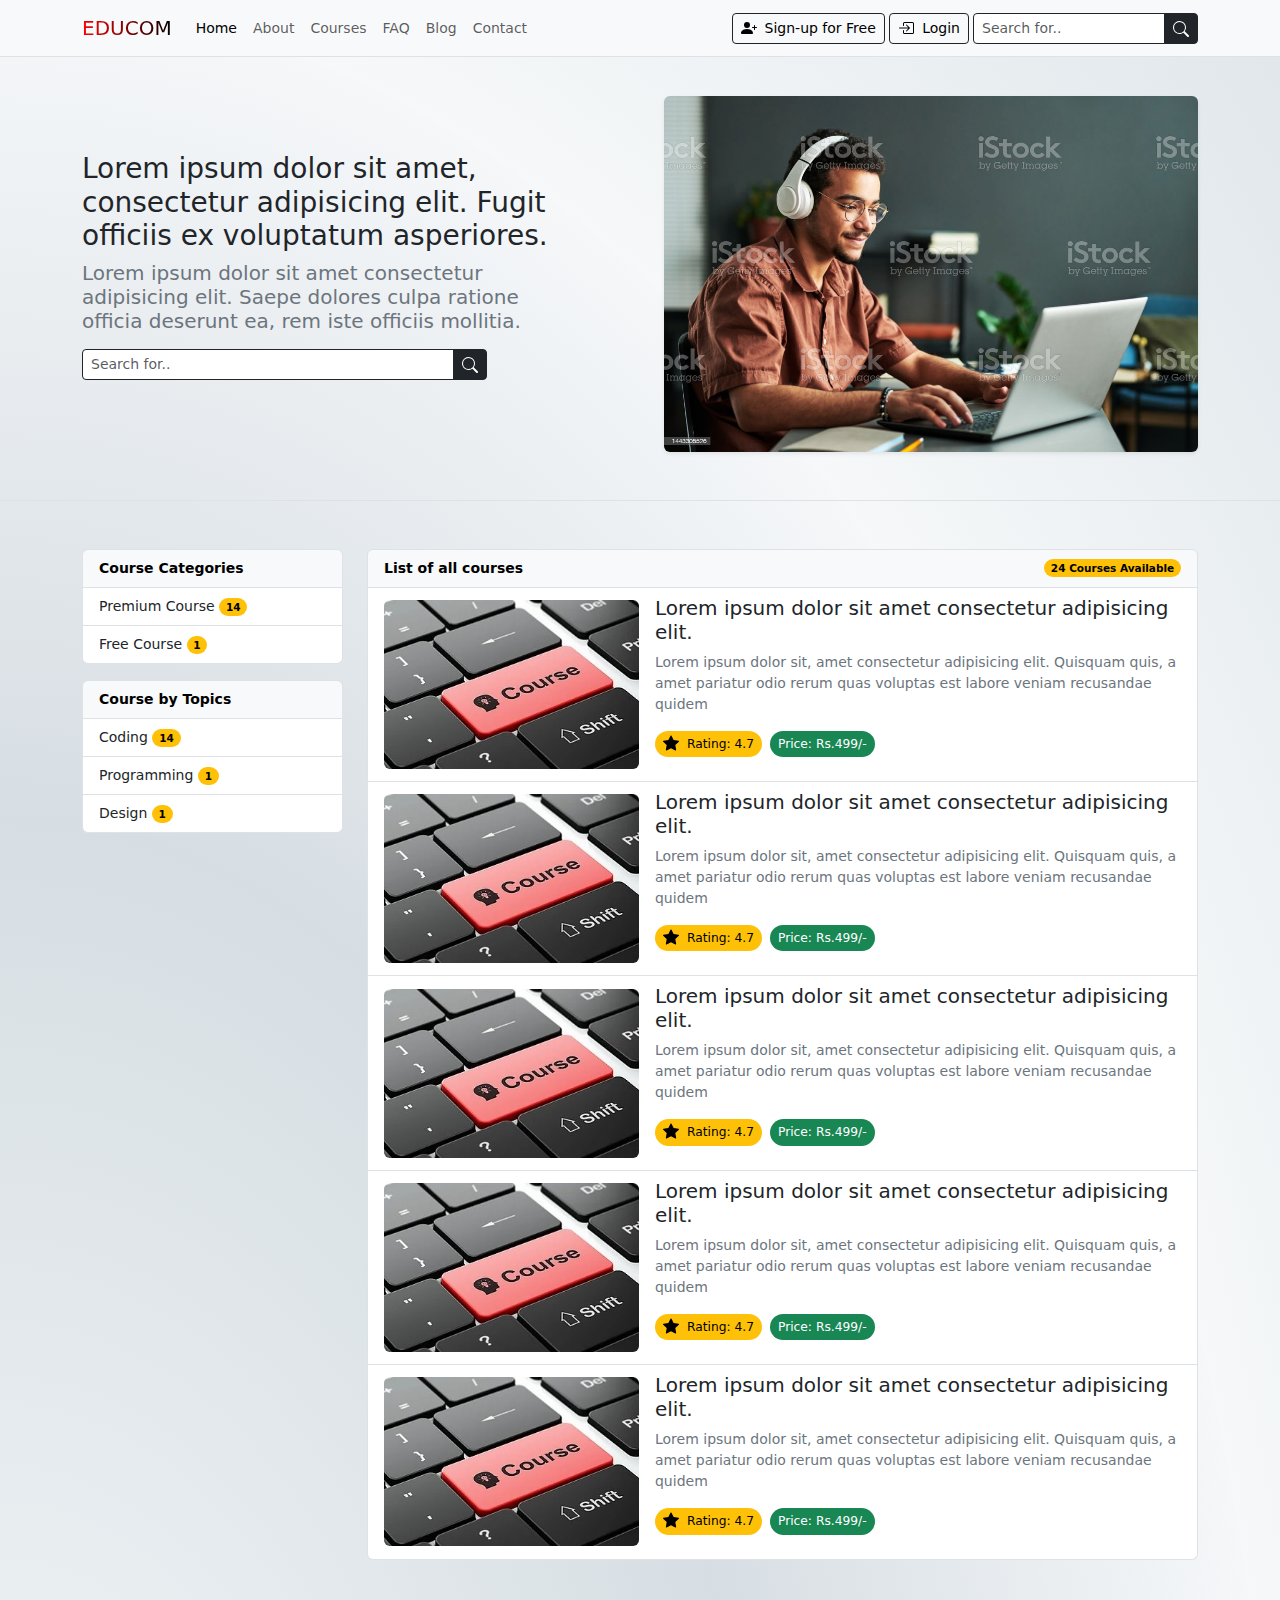
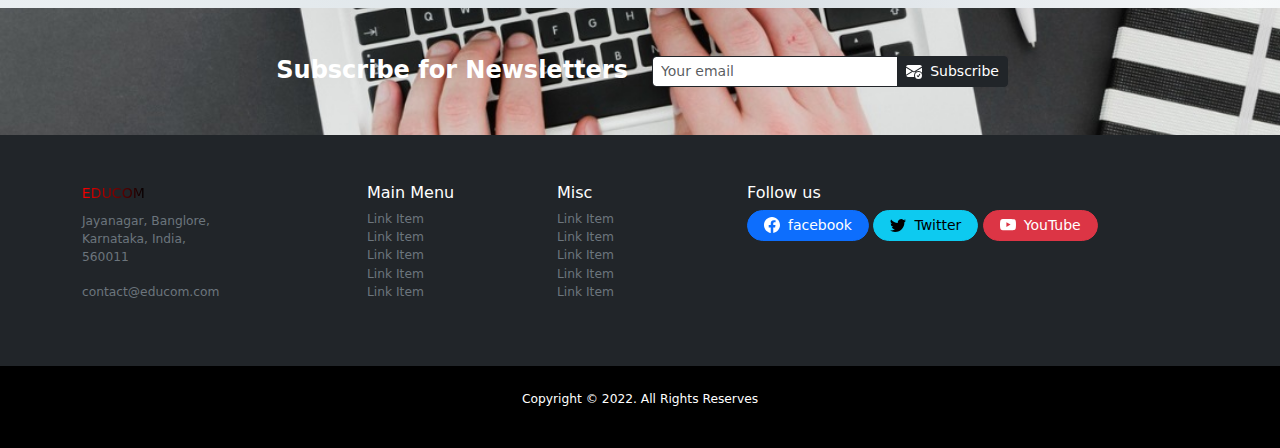
<file: assets/tutorial website/courses.html>
<!DOCTYPE html>
<html lang="en">
  <head>
    <meta charset="UTF-8" />
    <meta name="viewport" content="width=device-width, initial-scale=1.0" />
    <title>Course page</title>
    <link
      rel="stylesheet"
      href="https://cdn.jsdelivr.net/npm/bootstrap@5.3.0/dist/css/bootstrap.min.css"
    />
    <link rel="stylesheet" href="style.css" />
  </head>

  <body class="bg-light pt-5">
    <!--navbar-->
    <nav
      class="navbar navbar-expand-lg bg-light fixed-top border-bottom small blur-filter"
    >
      <div class="container">
        <!--navbar brand logo-->
        <a href="index.html" class="navbar-brand">
          <span class="brand-style brand-gradient"> EDUCOM </span>
        </a>
        <!--navbar brand logo over-->

        <!--navbar collapse toggler button-->
        <button
          class="navbar-toggler border-0"
          type="button"
          data-bs-toggle="collapse"
          data-bs-target="#navbar-content"
          aria-controls="navbar-content"
          aria-expanded="false"
          aria-label="toggle Navigation"
        >
          <span class="navbar-toggler-icon"></span>
        </button>
        <!--navbar collapse toggler button over-->

        <div class="collapse navbar-collapse" id="navbar-content">
          <!--navbar item-->
          <ul class="navbar-nav me-auto mb-2 mb-lg-0">
            <li class="nav-item">
              <a href="index.html" class="nav-link active" aria-current="page"
                >Home</a
              >
            </li>
            <li class="nav-item">
              <a href="about.html" class="nav-link">About</a>
            </li>
            <li class="nav-item">
              <a href="courses.html" class="nav-link">Courses</a>
            </li>
            <li class="nav-item">
              <a href="FAQ.html" class="nav-link">FAQ</a>
            </li>
            <li class="nav-item">
              <a href="blog.html" class="nav-link">Blog</a>
            </li>
            <li class="nav-item">
              <a href="contanct.html" class="nav-link">Contact</a>
            </li>
          </ul>
          <!--navbar item over-->

          <!--navbar sign-up and login button-->
          <div class="ms-auto me-1 d-grid d-md-block gap-2 mb-2 mb-md-0">
            <a
              href="#"
              class="btn btn-sm btn-light border-dark align-items-center d-inline-flex text-center justify-content-center"
              ><svg
                xmlns="http://www.w3.org/2000/svg"
                width="16"
                height="16"
                fill="currentColor"
                class="bi bi-person-plus-fill me-2"
                viewBox="0 0 16 16"
              >
                <path
                  d="M1 14s-1 0-1-1 1-4 6-4 6 3 6 4-1 1-1 1H1zm5-6a3 3 0 1 0 0-6 3 3 0 0 0 0 6z"
                />
                <path
                  fill-rule="evenodd"
                  d="M13.5 5a.5.5 0 0 1 .5.5V7h1.5a.5.5 0 0 1 0 1H14v1.5a.5.5 0 0 1-1 0V8h-1.5a.5.5 0 0 1 0-1H13V5.5a.5.5 0 0 1 .5-.5z"
                />
              </svg>
              Sign-up for Free
            </a>
            <!--login button-->
            <a
              href="#"
              class="btn btn-sm btn-light border-dark align-items-center d-inline-flex text-center justify-content-center"
              ><svg
                xmlns="http://www.w3.org/2000/svg"
                width="16"
                height="16"
                fill="currentColor"
                class="bi bi-box-arrow-in-right me-2"
                viewBox="0 0 16 16"
              >
                <path
                  fill-rule="evenodd"
                  d="M6 3.5a.5.5 0 0 1 .5-.5h8a.5.5 0 0 1 .5.5v9a.5.5 0 0 1-.5.5h-8a.5.5 0 0 1-.5-.5v-2a.5.5 0 0 0-1 0v2A1.5 1.5 0 0 0 6.5 14h8a1.5 1.5 0 0 0 1.5-1.5v-9A1.5 1.5 0 0 0 14.5 2h-8A1.5 1.5 0 0 0 5 3.5v2a.5.5 0 0 0 1 0v-2z"
                />
                <path
                  fill-rule="evenodd"
                  d="M11.854 8.354a.5.5 0 0 0 0-.708l-3-3a.5.5 0 1 0-.708.708L10.293 7.5H1.5a.5.5 0 0 0 0 1h8.793l-2.147 2.146a.5.5 0 0 0 .708.708l3-3z"
                />
              </svg>
              Login
            </a>
            <!--login button over-->
          </div>
          <!--navbar sign-up and login button over-->

          <!--Navbar search field-->
          <form class="d-flex" role="search">
            <div class="input-group">
              <input
                type="search"
                class="form-control form-control-sm border-dark"
                placeholder="Search for.."
              />
              <button type="submit" class="btn btn-sm btn-dark">
                <svg
                  xmlns="http://www.w3.org/2000/svg"
                  width="16"
                  height="16"
                  fill="currentColor"
                  class="bi bi-search"
                  viewBox="0 0 16 16"
                >
                  <path
                    d="M11.742 10.344a6.5 6.5 0 1 0-1.397 1.398h-.001c.03.04.062.078.098.115l3.85 3.85a1 1 0 0 0 1.415-1.414l-3.85-3.85a1.007 1.007 0 0 0-.115-.1zM12 6.5a5.5 5.5 0 1 1-11 0 5.5 5.5 0 0 1 11 0z"
                  />
                </svg>
              </button>
            </div>
          </form>
          <!--Navbar search field over-->
        </div>
      </div>
    </nav>
    <!--navbar over-->

    <!--course banner-->
    <header class="course-header py-5 border-bottom">
      <div class="container">
        <div class="row align-items-center gx-md-5">
          <div class="col-md-6">
            <div class="home-header-text-holder pe-md-5">
              <h1 class="fs-3 fw-normal">
                Lorem ipsum dolor sit amet, consectetur adipisicing elit. Fugit
                officiis ex voluptatum asperiores.
              </h1>
              <h2 class="fs-5 fw-light text-secondary">
                Lorem ipsum dolor sit amet consectetur adipisicing elit. Saepe
                dolores culpa ratione officia deserunt ea, rem iste officiis
                mollitia.
              </h2>
              <div class="col-md-10 my-3 courses-search-form">
                <form class="d-flex" role="search">
                  <div class="input-group">
                    <input
                      type="search"
                      class="form-control form-control-sm border-dark"
                      placeholder="Search for.."
                    />
                    <button type="submit" class="btn btn-sm btn-dark">
                      <svg
                        xmlns="http://www.w3.org/2000/svg"
                        width="16"
                        height="16"
                        fill="currentColor"
                        class="bi bi-search"
                        viewBox="0 0 16 16"
                      >
                        <path
                          d="M11.742 10.344a6.5 6.5 0 1 0-1.397 1.398h-.001c.03.04.062.078.098.115l3.85 3.85a1 1 0 0 0 1.415-1.414l-3.85-3.85a1.007 1.007 0 0 0-.115-.1zM12 6.5a5.5 5.5 0 1 1-11 0 5.5 5.5 0 0 1 11 0z"
                        />
                      </svg>
                    </button>
                  </div>
                </form>
              </div>
            </div>
          </div>
          <div class="col-md-6">
            <div class="home-header-image-holder">
              <img
                class="rounded img-fluid shadow-sm full-width"
                src="./img/01img.jpg"
                alt=""
              />
            </div>
          </div>
        </div>
      </div>
    </header>
    <!--course banner over-->

    <!--courses list-->
    <section class="courses-list py-5">
      <div class="container">
        <div class="row">
          <div class="col-md-3">
            <div class="list-group small mb-3">
              <div class="list-group-item text-bg-light fw-bold">
                Course Categories
              </div>
              <a
                href="single-course.html"
                class="list-group-item list-group-item-action"
                >Premium Course
                <span class="badge text-bg-warning rounded-pill">14</span>
              </a>
              <a
                href="single-course.html"
                class="list-group-item list-group-item-action"
                >Free Course
                <span class="badge text-bg-warning rounded-pill">1</span>
              </a>
            </div>

            <div class="list-group small mb-3">
              <div class="list-group-item text-bg-light fw-bold">
                Course by Topics
              </div>
              <a
                href="single-course.html"
                class="list-group-item list-group-item-action"
                >Coding
                <span class="badge text-bg-warning rounded-pill">14</span>
              </a>
              <a
                href="single-course.html"
                class="list-group-item list-group-item-action"
                >Programming
                <span class="badge text-bg-warning rounded-pill">1</span>
              </a>
              <a
                href="single-course.html"
                class="list-group-item list-group-item-action"
                >Design
                <span class="badge text-bg-warning rounded-pill">1</span>
              </a>
            </div>
          </div>

          <div class="col-md-9">
            <div class="list-group small">
              <div
                class="list-group-item text-bg-light fw-bold d-flex justify-content-between align-items-center"
              >
                List of all courses
                <span class="badge text-bg-warning rounded-pill"
                  >24 Courses Available</span
                >
              </div>
              <!--course list items-->
              <a
                href="single-course.html"
                class="list-group-item list-group-item-action"
              >
                <div class="row align-items-center g-3">
                  <div class="col-md-4">
                    <div class="course-image-holder">
                      <img
                        src="img/courses.jpg"
                        alt=""
                        class="rounded img-fluid mb-md-0 mt-md-0 mt-2"
                      />
                    </div>
                  </div>
                  <div class="col-md-8">
                    <h5>
                      Lorem ipsum dolor sit amet consectetur adipisicing elit.
                    </h5>
                    <p class="text-secondary">
                      Lorem ipsum dolor sit, amet consectetur adipisicing elit.
                      Quisquam quis, a amet pariatur odio rerum quas voluptas
                      est labore veniam recusandae quidem
                    </p>
                    <p class="d-inline-flex align-items-center">
                      <span
                        class="me-2 rounded-pill text-bg-warning px-2 py-1 small d-inline-flex align-item-center"
                        ><svg
                          xmlns="http://www.w3.org/2000/svg"
                          width="16"
                          height="16"
                          fill="currentColor"
                          class="bi bi-star-fill me-2"
                          viewBox="0 0 16 16"
                        >
                          <path
                            d="M3.612 15.443c-.386.198-.824-.149-.746-.592l.83-4.73L.173 6.765c-.329-.314-.158-.888.283-.95l4.898-.696L7.538.792c.197-.39.73-.39.927 0l2.184 4.327 4.898.696c.441.062.612.636.282.95l-3.522 3.356.83 4.73c.078.443-.36.79-.746.592L8 13.187l-4.389 2.256z"
                          />
                        </svg>
                        Rating: 4.7
                      </span>
                      <span
                        class="rounded-pill text-bg-success px-2 py-1 small"
                      >
                        Price: Rs.499/-
                      </span>
                    </p>
                  </div>
                </div>
              </a>
              <a
                href="single-course.html"
                class="list-group-item list-group-item-action"
              >
                <div class="row align-items-center g-3">
                  <div class="col-md-4">
                    <div class="course-image-holder">
                      <img
                        src="img/courses.jpg"
                        alt=""
                        class="rounded img-fluid mb-md-0 mt-md-0 mt-2"
                      />
                    </div>
                  </div>
                  <div class="col-md-8">
                    <h5>
                      Lorem ipsum dolor sit amet consectetur adipisicing elit.
                    </h5>
                    <p class="text-secondary">
                      Lorem ipsum dolor sit, amet consectetur adipisicing elit.
                      Quisquam quis, a amet pariatur odio rerum quas voluptas
                      est labore veniam recusandae quidem
                    </p>
                    <p class="d-inline-flex align-items-center">
                      <span
                        class="me-2 rounded-pill text-bg-warning px-2 py-1 small d-inline-flex align-item-center"
                        ><svg
                          xmlns="http://www.w3.org/2000/svg"
                          width="16"
                          height="16"
                          fill="currentColor"
                          class="bi bi-star-fill me-2"
                          viewBox="0 0 16 16"
                        >
                          <path
                            d="M3.612 15.443c-.386.198-.824-.149-.746-.592l.83-4.73L.173 6.765c-.329-.314-.158-.888.283-.95l4.898-.696L7.538.792c.197-.39.73-.39.927 0l2.184 4.327 4.898.696c.441.062.612.636.282.95l-3.522 3.356.83 4.73c.078.443-.36.79-.746.592L8 13.187l-4.389 2.256z"
                          />
                        </svg>
                        Rating: 4.7
                      </span>
                      <span
                        class="rounded-pill text-bg-success px-2 py-1 small"
                      >
                        Price: Rs.499/-
                      </span>
                    </p>
                  </div>
                </div>
              </a>
              <a
                href="single-course.html"
                class="list-group-item list-group-item-action"
              >
                <div class="row align-items-center g-3">
                  <div class="col-md-4">
                    <div class="course-image-holder">
                      <img
                        src="img/courses.jpg"
                        alt=""
                        class="rounded img-fluid mb-md-0 mt-md-0 mt-2"
                      />
                    </div>
                  </div>
                  <div class="col-md-8">
                    <h5>
                      Lorem ipsum dolor sit amet consectetur adipisicing elit.
                    </h5>
                    <p class="text-secondary">
                      Lorem ipsum dolor sit, amet consectetur adipisicing elit.
                      Quisquam quis, a amet pariatur odio rerum quas voluptas
                      est labore veniam recusandae quidem
                    </p>
                    <p class="d-inline-flex align-items-center">
                      <span
                        class="me-2 rounded-pill text-bg-warning px-2 py-1 small d-inline-flex align-item-center"
                        ><svg
                          xmlns="http://www.w3.org/2000/svg"
                          width="16"
                          height="16"
                          fill="currentColor"
                          class="bi bi-star-fill me-2"
                          viewBox="0 0 16 16"
                        >
                          <path
                            d="M3.612 15.443c-.386.198-.824-.149-.746-.592l.83-4.73L.173 6.765c-.329-.314-.158-.888.283-.95l4.898-.696L7.538.792c.197-.39.73-.39.927 0l2.184 4.327 4.898.696c.441.062.612.636.282.95l-3.522 3.356.83 4.73c.078.443-.36.79-.746.592L8 13.187l-4.389 2.256z"
                          />
                        </svg>
                        Rating: 4.7
                      </span>
                      <span
                        class="rounded-pill text-bg-success px-2 py-1 small"
                      >
                        Price: Rs.499/-
                      </span>
                    </p>
                  </div>
                </div>
              </a>
              <a
                href="single-course.html"
                class="list-group-item list-group-item-action"
              >
                <div class="row align-items-center g-3">
                  <div class="col-md-4">
                    <div class="course-image-holder">
                      <img
                        src="img/courses.jpg"
                        alt=""
                        class="rounded img-fluid mb-md-0 mt-md-0 mt-2"
                      />
                    </div>
                  </div>
                  <div class="col-md-8">
                    <h5>
                      Lorem ipsum dolor sit amet consectetur adipisicing elit.
                    </h5>
                    <p class="text-secondary">
                      Lorem ipsum dolor sit, amet consectetur adipisicing elit.
                      Quisquam quis, a amet pariatur odio rerum quas voluptas
                      est labore veniam recusandae quidem
                    </p>
                    <p class="d-inline-flex align-items-center">
                      <span
                        class="me-2 rounded-pill text-bg-warning px-2 py-1 small d-inline-flex align-item-center"
                        ><svg
                          xmlns="http://www.w3.org/2000/svg"
                          width="16"
                          height="16"
                          fill="currentColor"
                          class="bi bi-star-fill me-2"
                          viewBox="0 0 16 16"
                        >
                          <path
                            d="M3.612 15.443c-.386.198-.824-.149-.746-.592l.83-4.73L.173 6.765c-.329-.314-.158-.888.283-.95l4.898-.696L7.538.792c.197-.39.73-.39.927 0l2.184 4.327 4.898.696c.441.062.612.636.282.95l-3.522 3.356.83 4.73c.078.443-.36.79-.746.592L8 13.187l-4.389 2.256z"
                          />
                        </svg>
                        Rating: 4.7
                      </span>
                      <span
                        class="rounded-pill text-bg-success px-2 py-1 small"
                      >
                        Price: Rs.499/-
                      </span>
                    </p>
                  </div>
                </div>
              </a>
              <a
                href="single-course.html"
                class="list-group-item list-group-item-action"
              >
                <div class="row align-items-center g-3">
                  <div class="col-md-4">
                    <div class="course-image-holder">
                      <img
                        src="img/courses.jpg"
                        alt=""
                        class="rounded img-fluid mb-md-0 mt-md-0 mt-2"
                      />
                    </div>
                  </div>
                  <div class="col-md-8">
                    <h5>
                      Lorem ipsum dolor sit amet consectetur adipisicing elit.
                    </h5>
                    <p class="text-secondary">
                      Lorem ipsum dolor sit, amet consectetur adipisicing elit.
                      Quisquam quis, a amet pariatur odio rerum quas voluptas
                      est labore veniam recusandae quidem
                    </p>
                    <p class="d-inline-flex align-items-center">
                      <span
                        class="me-2 rounded-pill text-bg-warning px-2 py-1 small d-inline-flex align-item-center"
                        ><svg
                          xmlns="http://www.w3.org/2000/svg"
                          width="16"
                          height="16"
                          fill="currentColor"
                          class="bi bi-star-fill me-2"
                          viewBox="0 0 16 16"
                        >
                          <path
                            d="M3.612 15.443c-.386.198-.824-.149-.746-.592l.83-4.73L.173 6.765c-.329-.314-.158-.888.283-.95l4.898-.696L7.538.792c.197-.39.73-.39.927 0l2.184 4.327 4.898.696c.441.062.612.636.282.95l-3.522 3.356.83 4.73c.078.443-.36.79-.746.592L8 13.187l-4.389 2.256z"
                          />
                        </svg>
                        Rating: 4.7
                      </span>
                      <span
                        class="rounded-pill text-bg-success px-2 py-1 small"
                      >
                        Price: Rs.499/-
                      </span>
                    </p>
                  </div>
                </div>
              </a>
              <!--course list items over-->
            </div>
          </div>
        </div>
      </div>
    </section>
    <!--courses list over-->

    <!--subscribe-->
    <section class="subscribe py-5">
      <div class="container">
        <div class="row justify-content-center">
          <div class="col-md-4">
            <div class="subscribe-heading text-white text-md-end text-center">
              <h5 class="fs-4 fw-bold m-0 mb-md-0 mb-3">
                Subscribe for Newsletters
              </h5>
            </div>
          </div>
          <div class="col-md-4">
            <form class="d-flex justify-content-center">
              <div class="input-group">
                <input
                  type="email"
                  class="form-control form-control-sm border-dark"
                  placeholder="Your email"
                />
                <button
                  type="submit"
                  class="btn btn-sm btn-dark d-inline-flex align-items-center"
                >
                  <svg
                    xmlns="http://www.w3.org/2000/svg"
                    width="16"
                    height="16"
                    fill="currentColor"
                    class="bi bi-envelope-check-fill me-2"
                    viewBox="0 0 16 16"
                  >
                    <path
                      d="M.05 3.555A2 2 0 0 1 2 2h12a2 2 0 0 1 1.95 1.555L8 8.414.05 3.555ZM0 4.697v7.104l5.803-3.558L0 4.697ZM6.761 8.83l-6.57 4.026A2 2 0 0 0 2 14h6.256A4.493 4.493 0 0 1 8 12.5a4.49 4.49 0 0 1 1.606-3.446l-.367-.225L8 9.586l-1.239-.757ZM16 4.697v4.974A4.491 4.491 0 0 0 12.5 8a4.49 4.49 0 0 0-1.965.45l-.338-.207L16 4.697Z"
                    />
                    <path
                      d="M16 12.5a3.5 3.5 0 1 1-7 0 3.5 3.5 0 0 1 7 0Zm-1.993-1.679a.5.5 0 0 0-.686.172l-1.17 1.95-.547-.547a.5.5 0 0 0-.708.708l.774.773a.75.75 0 0 0 1.174-.144l1.335-2.226a.5.5 0 0 0-.172-.686Z"
                    />
                  </svg>
                  Subscribe
                </button>
              </div>
            </form>
          </div>
        </div>
      </div>
    </section>
    <!--subscribe over-->

    <!--footer-->
    <footer class="main-footer text-bg-dark py-5 small">
      <div class="container">
        <div class="row justify-content-center">
          <div class="col-md-3">
            <div class="brand-icon mb-2">
              <span class="brand-style brand-gradient"> EDUCOM </span>
            </div>
            <address class="small text-secondary">
              Jayanagar, Banglore, <br />
              Karnataka, India, <br />
              560011
            </address>
            <p class="small text-secondary">contact&commat;educom.com</p>
          </div>
          <div class="col-md-2">
            <h6>Main Menu</h6>
            <ul class="list-unstyled small">
              <li>
                <a href="#" class="text-decoration-none text-secondary"
                  >Link Item</a
                >
              </li>
              <li>
                <a href="#" class="text-decoration-none text-secondary"
                  >Link Item</a
                >
              </li>
              <li>
                <a href="#" class="text-decoration-none text-secondary"
                  >Link Item</a
                >
              </li>
              <li>
                <a href="#" class="text-decoration-none text-secondary"
                  >Link Item</a
                >
              </li>
              <li>
                <a href="#" class="text-decoration-none text-secondary"
                  >Link Item</a
                >
              </li>
            </ul>
          </div>
          <div class="col-md-2">
            <h6>Misc</h6>
            <ul class="list-unstyled small">
              <li>
                <a href="#" class="text-decoration-none text-secondary"
                  >Link Item</a
                >
              </li>
              <li>
                <a href="#" class="text-decoration-none text-secondary"
                  >Link Item</a
                >
              </li>
              <li>
                <a href="#" class="text-decoration-none text-secondary"
                  >Link Item</a
                >
              </li>
              <li>
                <a href="#" class="text-decoration-none text-secondary"
                  >Link Item</a
                >
              </li>
              <li>
                <a href="#" class="text-decoration-none text-secondary"
                  >Link Item</a
                >
              </li>
            </ul>
          </div>
          <div class="col-md-5">
            <h6>Follow us</h6>
            <p>
              <a
                href="#"
                class="btn btn-sm btn-primary rounded-pill px-md-3 d-inline-flex align-items-center mb-2"
                ><svg
                  xmlns="http://www.w3.org/2000/svg"
                  width="16"
                  height="16"
                  fill="currentColor"
                  class="bi bi-facebook me-md-2"
                  viewBox="0 0 16 16"
                >
                  <path
                    d="M16 8.049c0-4.446-3.582-8.05-8-8.05C3.58 0-.002 3.603-.002 8.05c0 4.017 2.926 7.347 6.75 7.951v-5.625h-2.03V8.05H6.75V6.275c0-2.017 1.195-3.131 3.022-3.131.876 0 1.791.157 1.791.157v1.98h-1.009c-.993 0-1.303.621-1.303 1.258v1.51h2.218l-.354 2.326H9.25V16c3.824-.604 6.75-3.934 6.75-7.951z"
                  />
                </svg>
                <span class="d-md-block d-none">facebook</span>
              </a>
              <a
                href="#"
                class="btn btn-sm btn-info rounded-pill px-md-3 d-inline-flex align-items-center mb-2"
                ><svg
                  xmlns="http://www.w3.org/2000/svg"
                  width="16"
                  height="16"
                  fill="currentColor"
                  class="bi bi-twitter me-md-2"
                  viewBox="0 0 16 16"
                >
                  <path
                    d="M5.026 15c6.038 0 9.341-5.003 9.341-9.334 0-.14 0-.282-.006-.422A6.685 6.685 0 0 0 16 3.542a6.658 6.658 0 0 1-1.889.518 3.301 3.301 0 0 0 1.447-1.817 6.533 6.533 0 0 1-2.087.793A3.286 3.286 0 0 0 7.875 6.03a9.325 9.325 0 0 1-6.767-3.429 3.289 3.289 0 0 0 1.018 4.382A3.323 3.323 0 0 1 .64 6.575v.045a3.288 3.288 0 0 0 2.632 3.218 3.203 3.203 0 0 1-.865.115 3.23 3.23 0 0 1-.614-.057 3.283 3.283 0 0 0 3.067 2.277A6.588 6.588 0 0 1 .78 13.58a6.32 6.32 0 0 1-.78-.045A9.344 9.344 0 0 0 5.026 15z"
                  />
                </svg>
                <span class="d-md-block d-none">Twitter</span>
              </a>
              <a
                href="#"
                class="btn btn-sm btn-danger rounded-pill px-md-3 d-inline-flex align-items-center mb-2"
                ><svg
                  xmlns="http://www.w3.org/2000/svg"
                  width="16"
                  height="16"
                  fill="currentColor"
                  class="bi bi-youtube me-md-2"
                  viewBox="0 0 16 16"
                >
                  <path
                    d="M8.051 1.999h.089c.822.003 4.987.033 6.11.335a2.01 2.01 0 0 1 1.415 1.42c.101.38.172.883.22 1.402l.01.104.022.26.008.104c.065.914.073 1.77.074 1.957v.075c-.001.194-.01 1.108-.082 2.06l-.008.105-.009.104c-.05.572-.124 1.14-.235 1.558a2.007 2.007 0 0 1-1.415 1.42c-1.16.312-5.569.334-6.18.335h-.142c-.309 0-1.587-.006-2.927-.052l-.17-.006-.087-.004-.171-.007-.171-.007c-1.11-.049-2.167-.128-2.654-.26a2.007 2.007 0 0 1-1.415-1.419c-.111-.417-.185-.986-.235-1.558L.09 9.82l-.008-.104A31.4 31.4 0 0 1 0 7.68v-.123c.002-.215.01-.958.064-1.778l.007-.103.003-.052.008-.104.022-.26.01-.104c.048-.519.119-1.023.22-1.402a2.007 2.007 0 0 1 1.415-1.42c.487-.13 1.544-.21 2.654-.26l.17-.007.172-.006.086-.003.171-.007A99.788 99.788 0 0 1 7.858 2h.193zM6.4 5.209v4.818l4.157-2.408L6.4 5.209z"
                  />
                </svg>
                <span class="d-md-block d-none">YouTube</span>
              </a>
            </p>
          </div>
        </div>
      </div>
    </footer>
    <!--footer over-->

    <!--copyright-->
    <div class="copy py-4 small" style="background-color: black">
      <div class="container">
        <div class="row justify-content-center text-center text-white">
          <p class="m-o small">Copyright &copy; 2022. All Rights Reserves</p>
        </div>
      </div>
    </div>
    <!--copyright-->

    <!--mobile padding-->
    <div
      class="mobile-padding pt-5 pb-4 d-md-none"
      style="background-color: black"
    ></div>
    <!--mobile padding over-->

    <!--sticky footer-->
    <div
      class="d-md-none d-block d-flex p-3 fixed-bottom justify-content-center blur-filter shadow-lg"
    >
      <a
        href="#"
        class="rounded-pill btn btn-sm btn-warning small px-3 fw-bold d-inline-flex align-items-center"
      >
        <svg
          xmlns="http://www.w3.org/2000/svg"
          width="16"
          height="16"
          fill="currentColor"
          class="bi bi-person-fill-add me-2"
          viewBox="0 0 16 16"
        >
          <path
            d="M12.5 16a3.5 3.5 0 1 0 0-7 3.5 3.5 0 0 0 0 7Zm.5-5v1h1a.5.5 0 0 1 0 1h-1v1a.5.5 0 0 1-1 0v-1h-1a.5.5 0 0 1 0-1h1v-1a.5.5 0 0 1 1 0Zm-2-6a3 3 0 1 1-6 0 3 3 0 0 1 6 0Z"
          />
          <path
            d="M2 13c0 1 1 1 1 1h5.256A4.493 4.493 0 0 1 8 12.5a4.49 4.49 0 0 1 1.544-3.393C9.077 9.038 8.564 9 8 9c-5 0-6 3-6 4Z"
          />
        </svg>
        Sign-up for Free</a
      >
    </div>
    <!--sticky footer over-->

    <script src="https://cdn.jsdelivr.net/npm/bootstrap@5.3.0/dist/js/bootstrap.bundle.min.js"></script>
  </body>
</html>
</file>
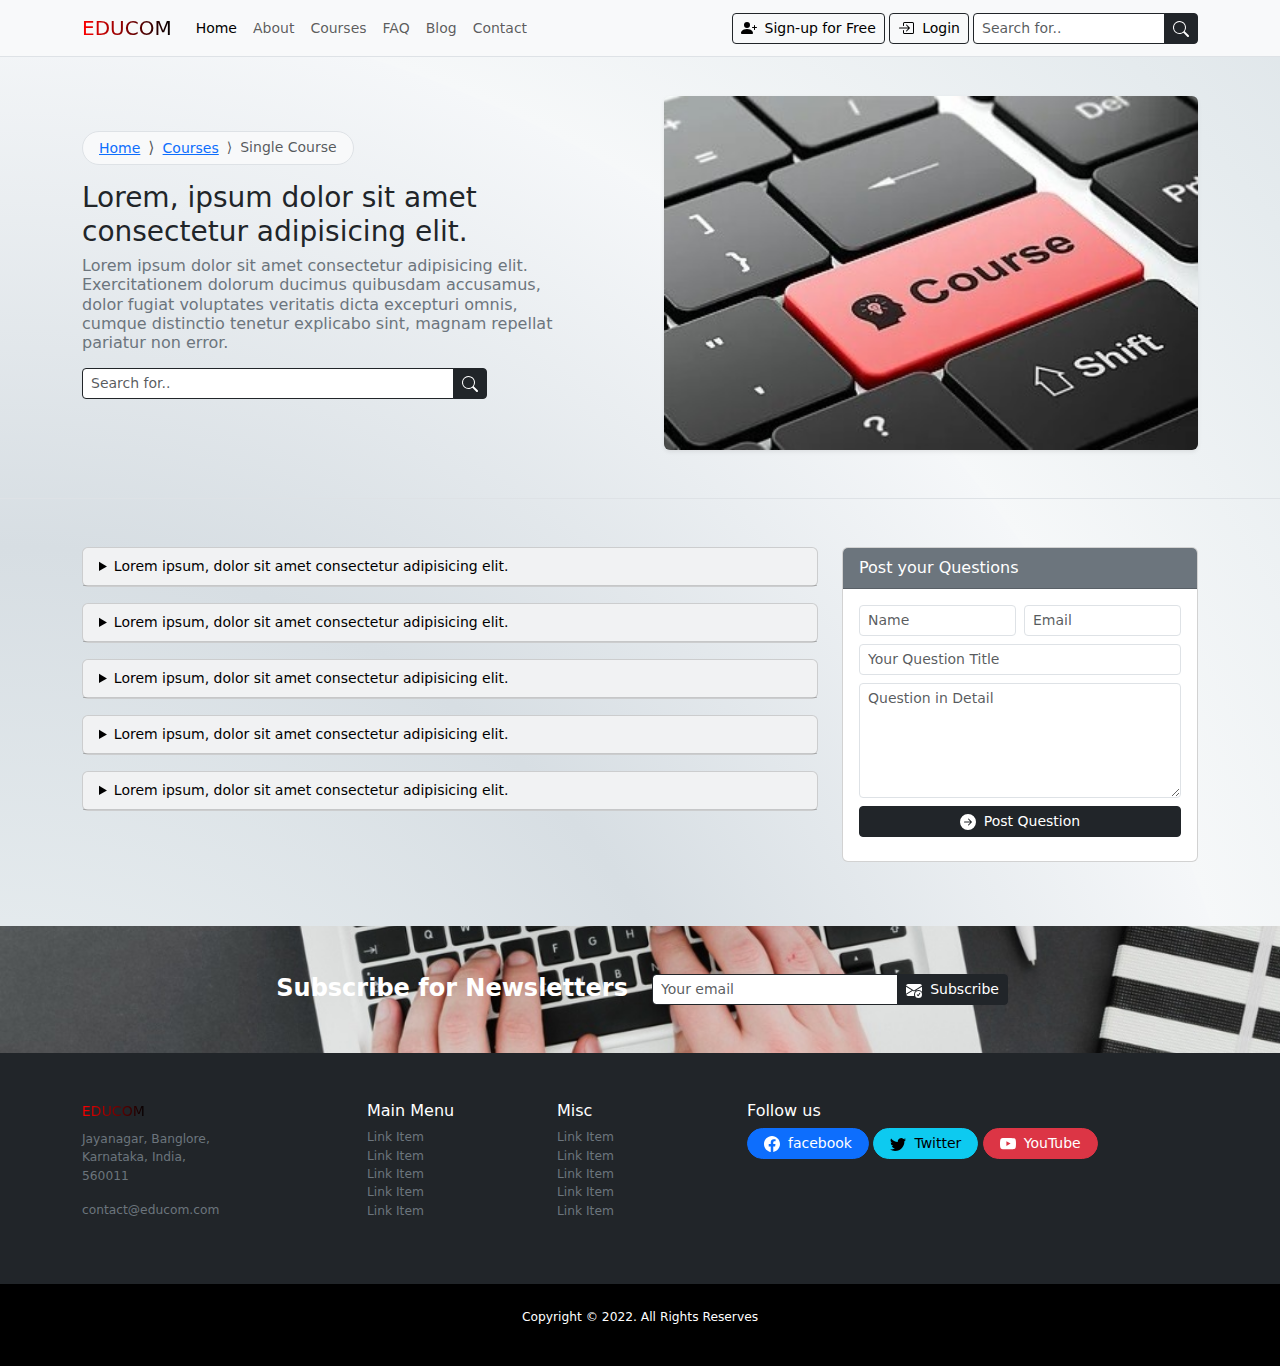
<file: assets/tutorial website/FAQ.html>
<!DOCTYPE html>
<html lang="en">
  <head>
    <meta charset="UTF-8" />
    <meta name="viewport" content="width=device-width, initial-scale=1.0" />
    <title>Index page</title>
    <link
      rel="stylesheet"
      href="https://cdn.jsdelivr.net/npm/bootstrap@5.3.0/dist/css/bootstrap.min.css"
    />
    <link rel="stylesheet" href="style.css" />
  </head>

  <body class="bg-light pt-5">
    <!--navbar-->
    <nav
      class="navbar navbar-expand-lg bg-light fixed-top border-bottom small blur-filter"
    >
      <div class="container">
        <!--navbar brand logo-->
        <a href="index.html" class="navbar-brand">
          <span class="brand-style brand-gradient"> EDUCOM </span>
        </a>
        <!--navbar brand logo over-->

        <!--navbar collapse toggler button-->
        <button
          class="navbar-toggler border-0"
          type="button"
          data-bs-toggle="collapse"
          data-bs-target="#navbar-content"
          aria-controls="navbar-content"
          aria-expanded="false"
          aria-label="toggle Navigation"
        >
          <span class="navbar-toggler-icon"></span>
        </button>
        <!--navbar collapse toggler button over-->

        <div class="collapse navbar-collapse" id="navbar-content">
          <!--navbar item-->
          <ul class="navbar-nav me-auto mb-2 mb-lg-0">
            <li class="nav-item">
              <a href="index.html" class="nav-link active" aria-current="page"
                >Home</a
              >
            </li>
            <li class="nav-item">
              <a href="about.html" class="nav-link">About</a>
            </li>
            <li class="nav-item">
              <a href="courses.html" class="nav-link">Courses</a>
            </li>
            <li class="nav-item">
              <a href="FAQ.html" class="nav-link">FAQ</a>
            </li>
            <li class="nav-item">
              <a href="blog.html" class="nav-link">Blog</a>
            </li>
            <li class="nav-item">
              <a href="contanct.html" class="nav-link">Contact</a>
            </li>
          </ul>
          <!--navbar item over-->

          <!--navbar sign-up and login button-->
          <div class="ms-auto me-1 d-grid d-md-block gap-2 mb-2 mb-md-0">
            <a
              href="#"
              class="btn btn-sm btn-light border-dark align-items-center d-inline-flex text-center justify-content-center"
              ><svg
                xmlns="http://www.w3.org/2000/svg"
                width="16"
                height="16"
                fill="currentColor"
                class="bi bi-person-plus-fill me-2"
                viewBox="0 0 16 16"
              >
                <path
                  d="M1 14s-1 0-1-1 1-4 6-4 6 3 6 4-1 1-1 1H1zm5-6a3 3 0 1 0 0-6 3 3 0 0 0 0 6z"
                />
                <path
                  fill-rule="evenodd"
                  d="M13.5 5a.5.5 0 0 1 .5.5V7h1.5a.5.5 0 0 1 0 1H14v1.5a.5.5 0 0 1-1 0V8h-1.5a.5.5 0 0 1 0-1H13V5.5a.5.5 0 0 1 .5-.5z"
                />
              </svg>
              Sign-up for Free
            </a>
            <!--login button-->
            <a
              href="#"
              class="btn btn-sm btn-light border-dark align-items-center d-inline-flex text-center justify-content-center"
              ><svg
                xmlns="http://www.w3.org/2000/svg"
                width="16"
                height="16"
                fill="currentColor"
                class="bi bi-box-arrow-in-right me-2"
                viewBox="0 0 16 16"
              >
                <path
                  fill-rule="evenodd"
                  d="M6 3.5a.5.5 0 0 1 .5-.5h8a.5.5 0 0 1 .5.5v9a.5.5 0 0 1-.5.5h-8a.5.5 0 0 1-.5-.5v-2a.5.5 0 0 0-1 0v2A1.5 1.5 0 0 0 6.5 14h8a1.5 1.5 0 0 0 1.5-1.5v-9A1.5 1.5 0 0 0 14.5 2h-8A1.5 1.5 0 0 0 5 3.5v2a.5.5 0 0 0 1 0v-2z"
                />
                <path
                  fill-rule="evenodd"
                  d="M11.854 8.354a.5.5 0 0 0 0-.708l-3-3a.5.5 0 1 0-.708.708L10.293 7.5H1.5a.5.5 0 0 0 0 1h8.793l-2.147 2.146a.5.5 0 0 0 .708.708l3-3z"
                />
              </svg>
              Login
            </a>
            <!--login button over-->
          </div>
          <!--navbar sign-up and login button over-->

          <!--Navbar search field-->
          <form class="d-flex" role="search">
            <div class="input-group">
              <input
                type="search"
                class="form-control form-control-sm border-dark"
                placeholder="Search for.."
              />
              <button type="submit" class="btn btn-sm btn-dark">
                <svg
                  xmlns="http://www.w3.org/2000/svg"
                  width="16"
                  height="16"
                  fill="currentColor"
                  class="bi bi-search"
                  viewBox="0 0 16 16"
                >
                  <path
                    d="M11.742 10.344a6.5 6.5 0 1 0-1.397 1.398h-.001c.03.04.062.078.098.115l3.85 3.85a1 1 0 0 0 1.415-1.414l-3.85-3.85a1.007 1.007 0 0 0-.115-.1zM12 6.5a5.5 5.5 0 1 1-11 0 5.5 5.5 0 0 1 11 0z"
                  />
                </svg>
              </button>
            </div>
          </form>
          <!--Navbar search field over-->
        </div>
      </div>
    </nav>
    <!--navbar over-->

    <!--faq header-->
    <header class="faq-header py-5 border-bottom">
      <div class="container">
        <div class="row gx-md-5 align-items-center">
          <div class="col-md-6 order-md-0 order-2">
            <div class="breadcrumb-holer">
              <nav
                aria-label="breadcrumb"
                style="--bs-breadcrumb-divider: '&rang;'"
                ;
              >
                <ol
                  class="breadcrumb text-bg-light border d-inline-flex align-items-center px-3 py-1 rounded-pill"
                >
                  <li class="breadcrumb-item">
                    <a href="index.html" class="small text-decoration none"
                      >Home</a
                    >
                  </li>
                  <li class="breadcrumb-item">
                    <a href="courses.html" class="small text-decoration none"
                      >Courses</a
                    >
                  </li>
                  <li class="breadcrumb-item active small" aria-current="page">
                    Single Course
                  </li>
                </ol>
              </nav>
            </div>
            <div class="single-course-content-holder pe-md-5 mb-3">
              <h1 class="fw-normal fs-3">
                Lorem, ipsum dolor sit amet consectetur adipisicing elit.
              </h1>
              <h2 class="fs-6 small fw-light text-secondary">
                Lorem ipsum dolor sit amet consectetur adipisicing elit.
                Exercitationem dolorum ducimus quibusdam accusamus, dolor fugiat
                voluptates veritatis dicta excepturi omnis, cumque distinctio
                tenetur explicabo sint, magnam repellat pariatur non error.
              </h2>
              <div class="col-md-10 my-3 faq-search-form">
                <form class="d-flex" role="search">
                  <div class="input-group">
                    <input
                      type="search"
                      class="form-control form-control-sm border-dark"
                      placeholder="Search for.."
                    />
                    <button type="submit" class="btn btn-sm btn-dark">
                      <svg
                        xmlns="http://www.w3.org/2000/svg"
                        width="16"
                        height="16"
                        fill="currentColor"
                        class="bi bi-search"
                        viewBox="0 0 16 16"
                      >
                        <path
                          d="M11.742 10.344a6.5 6.5 0 1 0-1.397 1.398h-.001c.03.04.062.078.098.115l3.85 3.85a1 1 0 0 0 1.415-1.414l-3.85-3.85a1.007 1.007 0 0 0-.115-.1zM12 6.5a5.5 5.5 0 1 1-11 0 5.5 5.5 0 0 1 11 0z"
                        />
                      </svg>
                    </button>
                  </div>
                </form>
              </div>
            </div>
          </div>
          <!--course image-->
          <div class="col-md-6">
            <div class="single-course-image mb-md-0 mb-3">
              <img
                src="./img/courses.jpg"
                alt=""
                class="rounded img-fluid full-width shadow-sm"
              />
            </div>
          </div>
          <!--course image-->
        </div>
      </div>
    </header>
    <!--faq header over-->

    <!--FAQ list-->
    <section class="faq-list py-5">
      <div class="container">
        <div class="row">
          <div class="col-md-8">
            <details class="card text-bg-light small mb-3">
              <summary class="card-header">
                Lorem ipsum, dolor sit amet consectetur adipisicing elit.
              </summary>
              <div class="card-body">
                <p>
                  Lorem ipsum dolor sit amet consectetur adipisicing elit. Eius,
                  consectetur enim. Magni non possimus tempore accusamus fugiat
                  libero vero dolore, voluptatem a delectus. Qui maiores sit,
                  adipisci nulla eos fuga.
                </p>
              </div>
            </details>
            <details class="card text-bg-light small mb-3">
              <summary class="card-header">
                Lorem ipsum, dolor sit amet consectetur adipisicing elit.
              </summary>
              <div class="card-body">
                <p>
                  Lorem ipsum dolor sit amet consectetur adipisicing elit. Eius,
                  consectetur enim. Magni non possimus tempore accusamus fugiat
                  libero vero dolore, voluptatem a delectus. Qui maiores sit,
                  adipisci nulla eos fuga.
                </p>
              </div>
            </details>
            <details class="card text-bg-light small mb-3">
              <summary class="card-header">
                Lorem ipsum, dolor sit amet consectetur adipisicing elit.
              </summary>
              <div class="card-body">
                <p>
                  Lorem ipsum dolor sit amet consectetur adipisicing elit. Eius,
                  consectetur enim. Magni non possimus tempore accusamus fugiat
                  libero vero dolore, voluptatem a delectus. Qui maiores sit,
                  adipisci nulla eos fuga.
                </p>
              </div>
            </details>
            <details class="card text-bg-light small mb-3">
              <summary class="card-header">
                Lorem ipsum, dolor sit amet consectetur adipisicing elit.
              </summary>
              <div class="card-body">
                <p>
                  Lorem ipsum dolor sit amet consectetur adipisicing elit. Eius,
                  consectetur enim. Magni non possimus tempore accusamus fugiat
                  libero vero dolore, voluptatem a delectus. Qui maiores sit,
                  adipisci nulla eos fuga.
                </p>
              </div>
            </details>
            <details class="card text-bg-light small mb-3">
              <summary class="card-header">
                Lorem ipsum, dolor sit amet consectetur adipisicing elit.
              </summary>
              <div class="card-body">
                <p>
                  Lorem ipsum dolor sit amet consectetur adipisicing elit. Eius,
                  consectetur enim. Magni non possimus tempore accusamus fugiat
                  libero vero dolore, voluptatem a delectus. Qui maiores sit,
                  adipisci nulla eos fuga.
                </p>
              </div>
            </details>
          </div>
          <!--post question form-->
          <div class="col-md-4">
            <div class="card mb-3">
              <div class="card-header text-bg-secondary">
                Post your Questions
              </div>
              <div class="card-body">
                <form>
                  <div class="row gx-2">
                    <div class="col-md-6">
                      <div class="mb-2">
                        <input
                          type="text"
                          class="form-control form-control-sm"
                          placeholder="Name"
                          required
                        />
                      </div>
                    </div>
                    <div class="col-md-6">
                      <div class="mb-2">
                        <input
                          type="email"
                          class="form-control form-control-sm"
                          placeholder="Email"
                          required
                        />
                      </div>
                    </div>
                    <div class="col-md-12">
                      <div class="mb-2">
                        <input
                          type="text"
                          class="form-control form-control-sm"
                          placeholder="Your Question Title"
                          required
                        />
                      </div>
                    </div>
                    <div class="col-md-12">
                      <div class="mb-2">
                        <textarea
                          rows="5"
                          class="form-control form-control-sm"
                          placeholder="Question in Detail"
                        ></textarea>
                      </div>
                    </div>
                    <div class="col-md-12">
                      <div class="d-grid mb-2">
                        <button
                          type="submit"
                          class="btn btn-sm btn-dark d-inline-flex align-items-center justify-content-center"
                        >
                          <svg
                            xmlns="http://www.w3.org/2000/svg"
                            width="16"
                            height="16"
                            fill="currentColor"
                            class="bi bi-arrow-right-circle-fill me-2"
                            viewBox="0 0 16 16"
                          >
                            <path
                              d="M8 0a8 8 0 1 1 0 16A8 8 0 0 1 8 0zM4.5 7.5a.5.5 0 0 0 0 1h5.793l-2.147 2.146a.5.5 0 0 0 .708.708l3-3a.5.5 0 0 0 0-.708l-3-3a.5.5 0 1 0-.708.708L10.293 7.5H4.5z"
                            />
                          </svg>
                          Post Question
                        </button>
                      </div>
                    </div>
                  </div>
                </form>
              </div>
            </div>
          </div>
        </div>
      </div>
    </section>
    <!--Faq list over-->

    <!--subscribe-->
    <section class="subscribe py-5">
      <div class="container">
        <div class="row justify-content-center">
          <div class="col-md-4">
            <div class="subscribe-heading text-white text-md-end text-center">
              <h5 class="fs-4 fw-bold m-0 mb-md-0 mb-3">
                Subscribe for Newsletters
              </h5>
            </div>
          </div>
          <div class="col-md-4">
            <form class="d-flex justify-content-center">
              <div class="input-group">
                <input
                  type="email"
                  class="form-control form-control-sm border-dark"
                  placeholder="Your email"
                />
                <button
                  type="submit"
                  class="btn btn-sm btn-dark d-inline-flex align-items-center"
                >
                  <svg
                    xmlns="http://www.w3.org/2000/svg"
                    width="16"
                    height="16"
                    fill="currentColor"
                    class="bi bi-envelope-check-fill me-2"
                    viewBox="0 0 16 16"
                  >
                    <path
                      d="M.05 3.555A2 2 0 0 1 2 2h12a2 2 0 0 1 1.95 1.555L8 8.414.05 3.555ZM0 4.697v7.104l5.803-3.558L0 4.697ZM6.761 8.83l-6.57 4.026A2 2 0 0 0 2 14h6.256A4.493 4.493 0 0 1 8 12.5a4.49 4.49 0 0 1 1.606-3.446l-.367-.225L8 9.586l-1.239-.757ZM16 4.697v4.974A4.491 4.491 0 0 0 12.5 8a4.49 4.49 0 0 0-1.965.45l-.338-.207L16 4.697Z"
                    />
                    <path
                      d="M16 12.5a3.5 3.5 0 1 1-7 0 3.5 3.5 0 0 1 7 0Zm-1.993-1.679a.5.5 0 0 0-.686.172l-1.17 1.95-.547-.547a.5.5 0 0 0-.708.708l.774.773a.75.75 0 0 0 1.174-.144l1.335-2.226a.5.5 0 0 0-.172-.686Z"
                    />
                  </svg>
                  Subscribe
                </button>
              </div>
            </form>
          </div>
        </div>
      </div>
    </section>
    <!--subscribe over-->

    <!--footer-->
    <footer class="main-footer text-bg-dark py-5 small">
      <div class="container">
        <div class="row justify-content-center">
          <div class="col-md-3">
            <div class="brand-icon mb-2">
              <span class="brand-style brand-gradient"> EDUCOM </span>
            </div>
            <address class="small text-secondary">
              Jayanagar, Banglore, <br />
              Karnataka, India, <br />
              560011
            </address>
            <p class="small text-secondary">contact&commat;educom.com</p>
          </div>
          <div class="col-md-2">
            <h6>Main Menu</h6>
            <ul class="list-unstyled small">
              <li>
                <a href="#" class="text-decoration-none text-secondary"
                  >Link Item</a
                >
              </li>
              <li>
                <a href="#" class="text-decoration-none text-secondary"
                  >Link Item</a
                >
              </li>
              <li>
                <a href="#" class="text-decoration-none text-secondary"
                  >Link Item</a
                >
              </li>
              <li>
                <a href="#" class="text-decoration-none text-secondary"
                  >Link Item</a
                >
              </li>
              <li>
                <a href="#" class="text-decoration-none text-secondary"
                  >Link Item</a
                >
              </li>
            </ul>
          </div>
          <div class="col-md-2">
            <h6>Misc</h6>
            <ul class="list-unstyled small">
              <li>
                <a href="#" class="text-decoration-none text-secondary"
                  >Link Item</a
                >
              </li>
              <li>
                <a href="#" class="text-decoration-none text-secondary"
                  >Link Item</a
                >
              </li>
              <li>
                <a href="#" class="text-decoration-none text-secondary"
                  >Link Item</a
                >
              </li>
              <li>
                <a href="#" class="text-decoration-none text-secondary"
                  >Link Item</a
                >
              </li>
              <li>
                <a href="#" class="text-decoration-none text-secondary"
                  >Link Item</a
                >
              </li>
            </ul>
          </div>
          <div class="col-md-5">
            <h6>Follow us</h6>
            <p>
              <a
                href="#"
                class="btn btn-sm btn-primary rounded-pill px-md-3 d-inline-flex align-items-center mb-2"
                ><svg
                  xmlns="http://www.w3.org/2000/svg"
                  width="16"
                  height="16"
                  fill="currentColor"
                  class="bi bi-facebook me-md-2"
                  viewBox="0 0 16 16"
                >
                  <path
                    d="M16 8.049c0-4.446-3.582-8.05-8-8.05C3.58 0-.002 3.603-.002 8.05c0 4.017 2.926 7.347 6.75 7.951v-5.625h-2.03V8.05H6.75V6.275c0-2.017 1.195-3.131 3.022-3.131.876 0 1.791.157 1.791.157v1.98h-1.009c-.993 0-1.303.621-1.303 1.258v1.51h2.218l-.354 2.326H9.25V16c3.824-.604 6.75-3.934 6.75-7.951z"
                  />
                </svg>
                <span class="d-md-block d-none">facebook</span>
              </a>
              <a
                href="#"
                class="btn btn-sm btn-info rounded-pill px-md-3 d-inline-flex align-items-center mb-2"
                ><svg
                  xmlns="http://www.w3.org/2000/svg"
                  width="16"
                  height="16"
                  fill="currentColor"
                  class="bi bi-twitter me-md-2"
                  viewBox="0 0 16 16"
                >
                  <path
                    d="M5.026 15c6.038 0 9.341-5.003 9.341-9.334 0-.14 0-.282-.006-.422A6.685 6.685 0 0 0 16 3.542a6.658 6.658 0 0 1-1.889.518 3.301 3.301 0 0 0 1.447-1.817 6.533 6.533 0 0 1-2.087.793A3.286 3.286 0 0 0 7.875 6.03a9.325 9.325 0 0 1-6.767-3.429 3.289 3.289 0 0 0 1.018 4.382A3.323 3.323 0 0 1 .64 6.575v.045a3.288 3.288 0 0 0 2.632 3.218 3.203 3.203 0 0 1-.865.115 3.23 3.23 0 0 1-.614-.057 3.283 3.283 0 0 0 3.067 2.277A6.588 6.588 0 0 1 .78 13.58a6.32 6.32 0 0 1-.78-.045A9.344 9.344 0 0 0 5.026 15z"
                  />
                </svg>
                <span class="d-md-block d-none">Twitter</span>
              </a>
              <a
                href="#"
                class="btn btn-sm btn-danger rounded-pill px-md-3 d-inline-flex align-items-center mb-2"
                ><svg
                  xmlns="http://www.w3.org/2000/svg"
                  width="16"
                  height="16"
                  fill="currentColor"
                  class="bi bi-youtube me-md-2"
                  viewBox="0 0 16 16"
                >
                  <path
                    d="M8.051 1.999h.089c.822.003 4.987.033 6.11.335a2.01 2.01 0 0 1 1.415 1.42c.101.38.172.883.22 1.402l.01.104.022.26.008.104c.065.914.073 1.77.074 1.957v.075c-.001.194-.01 1.108-.082 2.06l-.008.105-.009.104c-.05.572-.124 1.14-.235 1.558a2.007 2.007 0 0 1-1.415 1.42c-1.16.312-5.569.334-6.18.335h-.142c-.309 0-1.587-.006-2.927-.052l-.17-.006-.087-.004-.171-.007-.171-.007c-1.11-.049-2.167-.128-2.654-.26a2.007 2.007 0 0 1-1.415-1.419c-.111-.417-.185-.986-.235-1.558L.09 9.82l-.008-.104A31.4 31.4 0 0 1 0 7.68v-.123c.002-.215.01-.958.064-1.778l.007-.103.003-.052.008-.104.022-.26.01-.104c.048-.519.119-1.023.22-1.402a2.007 2.007 0 0 1 1.415-1.42c.487-.13 1.544-.21 2.654-.26l.17-.007.172-.006.086-.003.171-.007A99.788 99.788 0 0 1 7.858 2h.193zM6.4 5.209v4.818l4.157-2.408L6.4 5.209z"
                  />
                </svg>
                <span class="d-md-block d-none">YouTube</span>
              </a>
            </p>
          </div>
        </div>
      </div>
    </footer>
    <!--footer over-->

    <!--copyright-->
    <div class="copy py-4 small" style="background-color: black">
      <div class="container">
        <div class="row justify-content-center text-center text-white">
          <p class="m-o small">Copyright &copy; 2022. All Rights Reserves</p>
        </div>
      </div>
    </div>
    <!--copyright-->

    <!--mobile padding-->
    <div
      class="mobile-padding pt-5 pb-4 d-md-none"
      style="background-color: black"
    ></div>
    <!--mobile padding over-->

    <!--sticky footer-->
    <div
      class="d-md-none d-block d-flex p-3 fixed-bottom justify-content-center blur-filter shadow-lg"
    >
      <a
        href="#"
        class="rounded-pill btn btn-sm btn-warning small px-3 fw-bold d-inline-flex align-items-center"
      >
        <svg
          xmlns="http://www.w3.org/2000/svg"
          width="16"
          height="16"
          fill="currentColor"
          class="bi bi-person-fill-add me-2"
          viewBox="0 0 16 16"
        >
          <path
            d="M12.5 16a3.5 3.5 0 1 0 0-7 3.5 3.5 0 0 0 0 7Zm.5-5v1h1a.5.5 0 0 1 0 1h-1v1a.5.5 0 0 1-1 0v-1h-1a.5.5 0 0 1 0-1h1v-1a.5.5 0 0 1 1 0Zm-2-6a3 3 0 1 1-6 0 3 3 0 0 1 6 0Z"
          />
          <path
            d="M2 13c0 1 1 1 1 1h5.256A4.493 4.493 0 0 1 8 12.5a4.49 4.49 0 0 1 1.544-3.393C9.077 9.038 8.564 9 8 9c-5 0-6 3-6 4Z"
          />
        </svg>
        Sign-up for Free</a
      >
    </div>
    <!--sticky footer over-->

    <script src="https://cdn.jsdelivr.net/npm/bootstrap@5.3.0/dist/js/bootstrap.bundle.min.js"></script>
  </body>
</html>
</file>
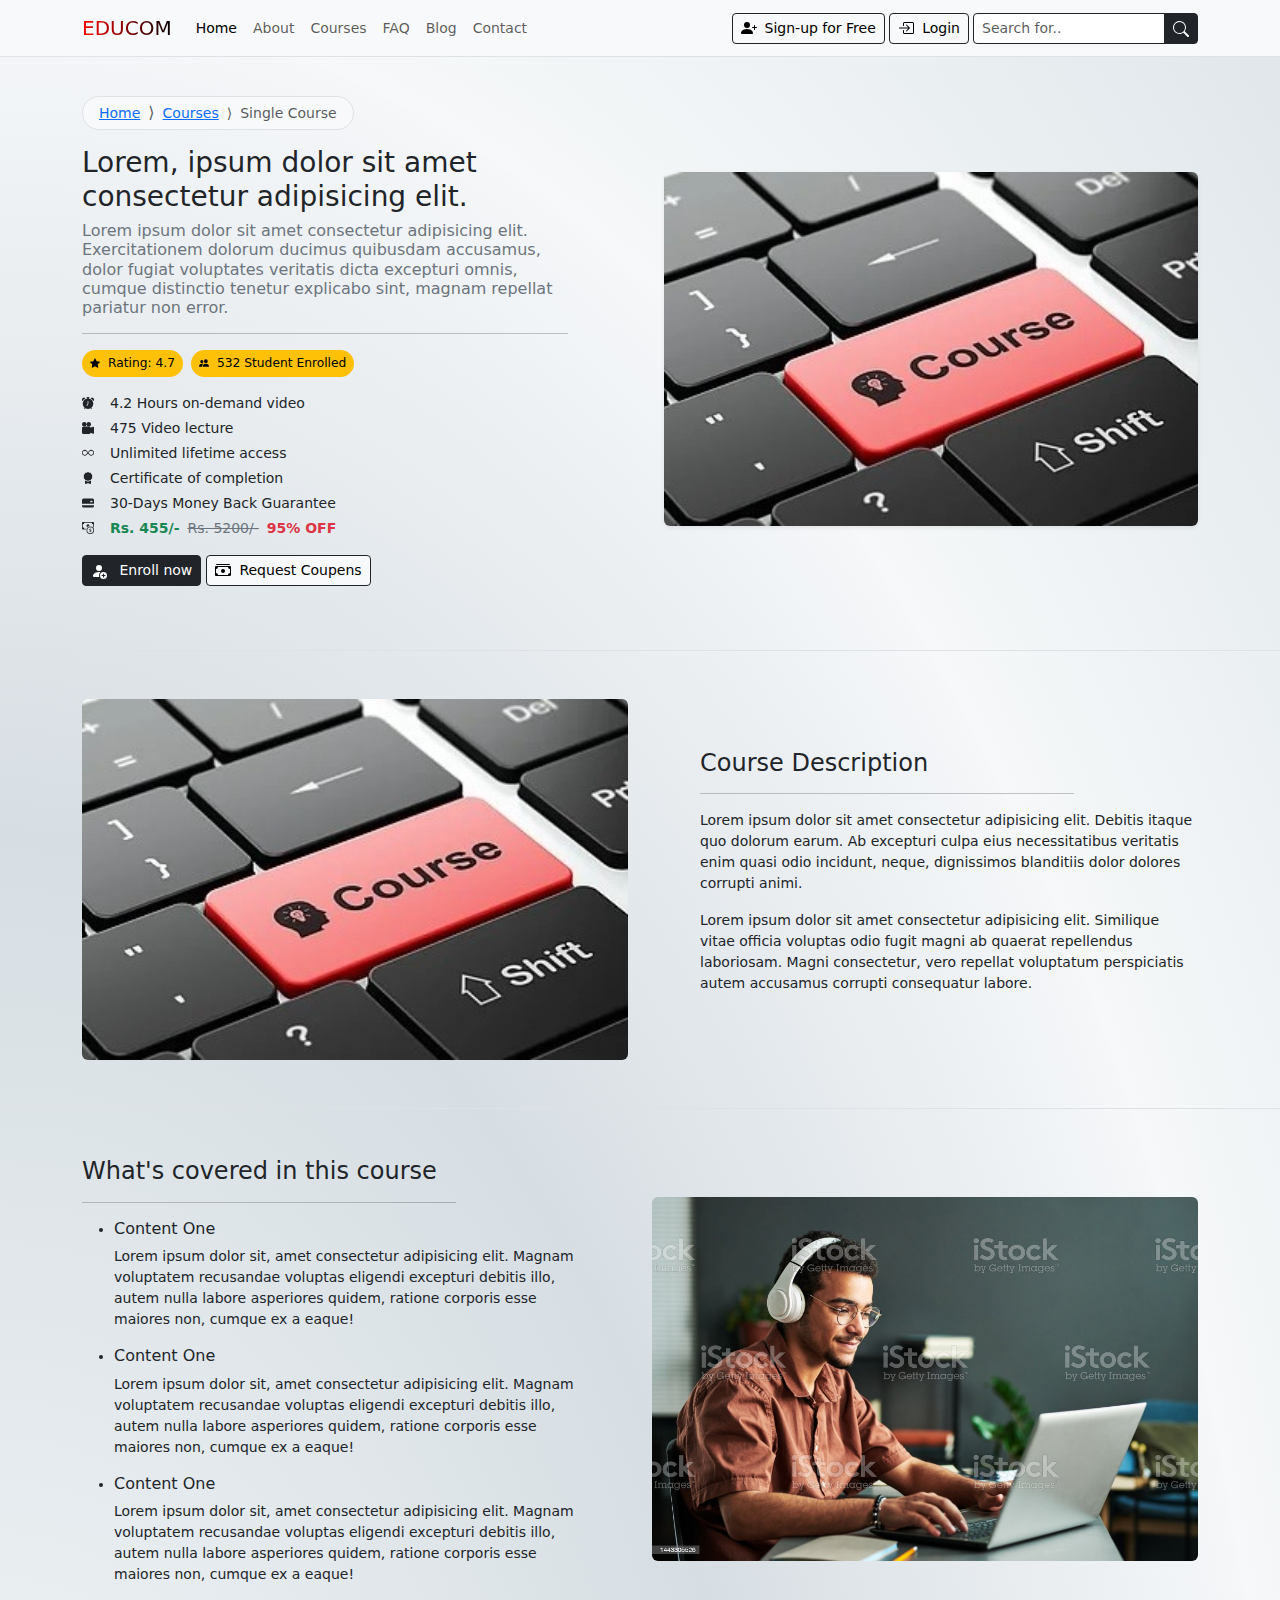
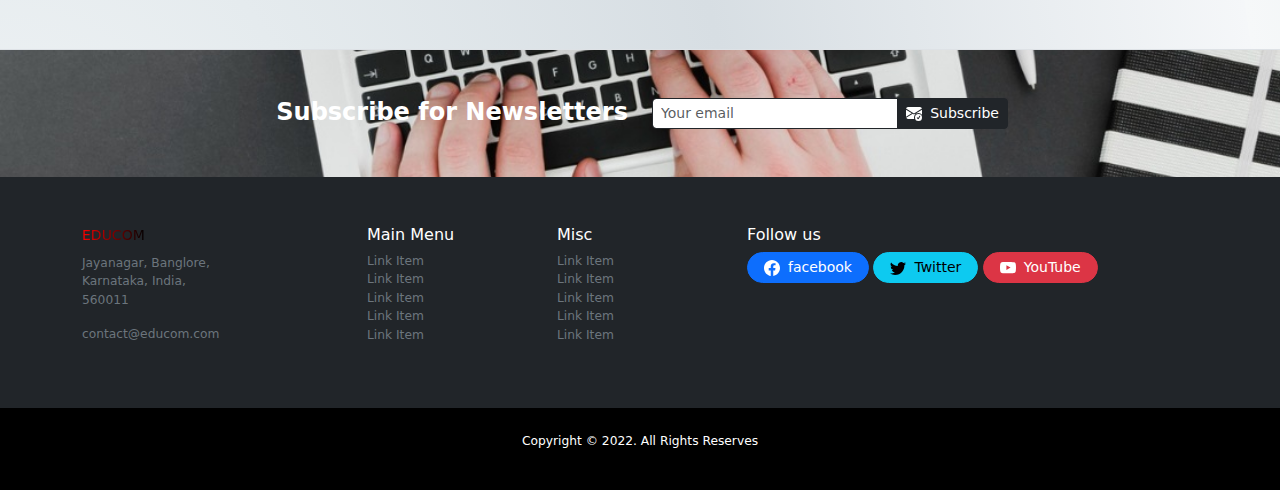
<file: assets/tutorial website/single-course.html>
<!DOCTYPE html>
<html lang="en">
  <head>
    <meta charset="UTF-8" />
    <meta name="viewport" content="width=device-width, initial-scale=1.0" />
    <title>Single course page</title>
    <link
      rel="stylesheet"
      href="https://cdn.jsdelivr.net/npm/bootstrap@5.3.0/dist/css/bootstrap.min.css"
    />
    <link rel="stylesheet" href="style.css" />
  </head>

  <body class="bg-light pt-5">
    <!--navbar-->
    <nav
      class="navbar navbar-expand-lg bg-light fixed-top border-bottom small blur-filter"
    >
      <div class="container">
        <!--navbar brand logo-->
        <a href="index.html" class="navbar-brand">
          <span class="brand-style brand-gradient"> EDUCOM </span>
        </a>
        <!--navbar brand logo over-->

        <!--navbar collapse toggler button-->
        <button
          class="navbar-toggler border-0"
          type="button"
          data-bs-toggle="collapse"
          data-bs-target="#navbar-content"
          aria-controls="navbar-content"
          aria-expanded="false"
          aria-label="toggle Navigation"
        >
          <span class="navbar-toggler-icon"></span>
        </button>
        <!--navbar collapse toggler button over-->

        <div class="collapse navbar-collapse" id="navbar-content">
          <!--navbar item-->
          <ul class="navbar-nav me-auto mb-2 mb-lg-0">
            <li class="nav-item">
              <a href="index.html" class="nav-link active" aria-current="page"
                >Home</a
              >
            </li>
            <li class="nav-item">
              <a href="about.html" class="nav-link">About</a>
            </li>
            <li class="nav-item">
              <a href="courses.html" class="nav-link">Courses</a>
            </li>
            <li class="nav-item">
              <a href="FAQ.html" class="nav-link">FAQ</a>
            </li>
            <li class="nav-item">
              <a href="blog.html" class="nav-link">Blog</a>
            </li>
            <li class="nav-item">
              <a href="contanct.html" class="nav-link">Contact</a>
            </li>
          </ul>
          <!--navbar item over-->

          <!--navbar sign-up and login button-->
          <div class="ms-auto me-1 d-grid d-md-block gap-2 mb-2 mb-md-0">
            <a
              href="#"
              class="btn btn-sm btn-light border-dark align-items-center d-inline-flex text-center justify-content-center"
              ><svg
                xmlns="http://www.w3.org/2000/svg"
                width="16"
                height="16"
                fill="currentColor"
                class="bi bi-person-plus-fill me-2"
                viewBox="0 0 16 16"
              >
                <path
                  d="M1 14s-1 0-1-1 1-4 6-4 6 3 6 4-1 1-1 1H1zm5-6a3 3 0 1 0 0-6 3 3 0 0 0 0 6z"
                />
                <path
                  fill-rule="evenodd"
                  d="M13.5 5a.5.5 0 0 1 .5.5V7h1.5a.5.5 0 0 1 0 1H14v1.5a.5.5 0 0 1-1 0V8h-1.5a.5.5 0 0 1 0-1H13V5.5a.5.5 0 0 1 .5-.5z"
                />
              </svg>
              Sign-up for Free
            </a>
            <!--login button-->
            <a
              href="#"
              class="btn btn-sm btn-light border-dark align-items-center d-inline-flex text-center justify-content-center"
              ><svg
                xmlns="http://www.w3.org/2000/svg"
                width="16"
                height="16"
                fill="currentColor"
                class="bi bi-box-arrow-in-right me-2"
                viewBox="0 0 16 16"
              >
                <path
                  fill-rule="evenodd"
                  d="M6 3.5a.5.5 0 0 1 .5-.5h8a.5.5 0 0 1 .5.5v9a.5.5 0 0 1-.5.5h-8a.5.5 0 0 1-.5-.5v-2a.5.5 0 0 0-1 0v2A1.5 1.5 0 0 0 6.5 14h8a1.5 1.5 0 0 0 1.5-1.5v-9A1.5 1.5 0 0 0 14.5 2h-8A1.5 1.5 0 0 0 5 3.5v2a.5.5 0 0 0 1 0v-2z"
                />
                <path
                  fill-rule="evenodd"
                  d="M11.854 8.354a.5.5 0 0 0 0-.708l-3-3a.5.5 0 1 0-.708.708L10.293 7.5H1.5a.5.5 0 0 0 0 1h8.793l-2.147 2.146a.5.5 0 0 0 .708.708l3-3z"
                />
              </svg>
              Login
            </a>
            <!--login button over-->
          </div>
          <!--navbar sign-up and login button over-->

          <!--Navbar search field-->
          <form class="d-flex" role="search">
            <div class="input-group">
              <input
                type="search"
                class="form-control form-control-sm border-dark"
                placeholder="Search for.."
              />
              <button type="submit" class="btn btn-sm btn-dark">
                <svg
                  xmlns="http://www.w3.org/2000/svg"
                  width="16"
                  height="16"
                  fill="currentColor"
                  class="bi bi-search"
                  viewBox="0 0 16 16"
                >
                  <path
                    d="M11.742 10.344a6.5 6.5 0 1 0-1.397 1.398h-.001c.03.04.062.078.098.115l3.85 3.85a1 1 0 0 0 1.415-1.414l-3.85-3.85a1.007 1.007 0 0 0-.115-.1zM12 6.5a5.5 5.5 0 1 1-11 0 5.5 5.5 0 0 1 11 0z"
                  />
                </svg>
              </button>
            </div>
          </form>
          <!--Navbar search field over-->
        </div>
      </div>
    </nav>
    <!--navbar over-->

    <!--single course header-->
    <header class="single-course-header py-5 border-bottom">
      <div class="container">
        <div class="row gx-md-5 align-items-center">
          <div class="col-md-6 order-md-0 order-2">
            <div class="breadcrumb-holer">
              <nav
                aria-label="breadcrumb"
                style="--bs-breadcrumb-divider: '&rang;'"
                ;
              >
                <ol
                  class="breadcrumb text-bg-light border d-inline-flex align-items-center px-3 py-1 rounded-pill"
                >
                  <li class="breadcrumb-item">
                    <a href="index.html" class="small text-decoration none">Home</a>
                  </li>
                  <li class="breadcrumb-item">
                    <a href="courses.html" class="small text-decoration none">Courses</a>
                  </li>
                  <li class="breadcrumb-item active small" aria-current="page">
                    Single Course
                  </li>
                </ol>
              </nav>
            </div>
            <div class="single-course-content-holder pe-md-5 mb-3">
              <h1 class="fw-normal fs-3">
                Lorem, ipsum dolor sit amet consectetur adipisicing elit.
              </h1>
              <h2 class="fs-6 small fw-light text-secondary">
                Lorem ipsum dolor sit amet consectetur adipisicing elit.
                Exercitationem dolorum ducimus quibusdam accusamus, dolor fugiat
                voluptates veritatis dicta excepturi omnis, cumque distinctio
                tenetur explicabo sint, magnam repellat pariatur non error.
              </h2>
              <hr />

              <!--course price and rating badge-->
              <div
                class="reviews-holder d-inline-flex align-items-center mb-3 small"
              >
                <span
                  class="rounded-pill text-bg-warning px-2 py-1 small d-inline-flex align-items-center me-2"
                  ><svg
                    xmlns="http://www.w3.org/2000/svg"
                    width="10"
                    height="10"
                    fill="currentColor"
                    class="bi bi-star-fill me-2"
                    viewBox="0 0 16 16"
                  >
                    <path
                      d="M3.612 15.443c-.386.198-.824-.149-.746-.592l.83-4.73L.173 6.765c-.329-.314-.158-.888.283-.95l4.898-.696L7.538.792c.197-.39.73-.39.927 0l2.184 4.327 4.898.696c.441.062.612.636.282.95l-3.522 3.356.83 4.73c.078.443-.36.79-.746.592L8 13.187l-4.389 2.256z"
                    />
                  </svg>
                  Rating: 4.7</span
                >
                <span
                  class="rounded-pill text-bg-warning px-2 py-1 small d-inline-flex align-items-center"
                  ><svg
                    xmlns="http://www.w3.org/2000/svg"
                    width="10"
                    height="10"
                    fill="currentColor"
                    class="bi bi-people-fill me-2"
                    viewBox="0 0 16 16"
                  >
                    <path
                      d="M7 14s-1 0-1-1 1-4 5-4 5 3 5 4-1 1-1 1H7Zm4-6a3 3 0 1 0 0-6 3 3 0 0 0 0 6Zm-5.784 6A2.238 2.238 0 0 1 5 13c0-1.355.68-2.75 1.936-3.72A6.325 6.325 0 0 0 5 9c-4 0-5 3-5 4s1 1 1 1h4.216ZM4.5 8a2.5 2.5 0 1 0 0-5 2.5 2.5 0 0 0 0 5Z"
                    />
                  </svg>
                  532 Student Enrolled
                </span>
              </div>
              <!--course price and rating badge-->

              <!--course meta data-->
              <div class="course-data mb-2 small">
                <p class="mb-1 d-flex align-items-center">
                  <svg
                    xmlns="http://www.w3.org/2000/svg"
                    width="12"
                    height="12"
                    fill="currentColor"
                    class="bi bi-alarm-fill me-3"
                    viewBox="0 0 16 16"
                  >
                    <path
                      d="M6 .5a.5.5 0 0 1 .5-.5h3a.5.5 0 0 1 0 1H9v1.07a7.001 7.001 0 0 1 3.274 12.474l.601.602a.5.5 0 0 1-.707.708l-.746-.746A6.97 6.97 0 0 1 8 16a6.97 6.97 0 0 1-3.422-.892l-.746.746a.5.5 0 0 1-.707-.708l.602-.602A7.001 7.001 0 0 1 7 2.07V1h-.5A.5.5 0 0 1 6 .5zm2.5 5a.5.5 0 0 0-1 0v3.362l-1.429 2.38a.5.5 0 1 0 .858.515l1.5-2.5A.5.5 0 0 0 8.5 9V5.5zM.86 5.387A2.5 2.5 0 1 1 4.387 1.86 8.035 8.035 0 0 0 .86 5.387zM11.613 1.86a2.5 2.5 0 1 1 3.527 3.527 8.035 8.035 0 0 0-3.527-3.527z"
                    />
                  </svg>
                  4.2 Hours on-demand video
                </p>
                <p class="mb-1 d-flex align-items-center">
                  <svg
                    xmlns="http://www.w3.org/2000/svg"
                    width="12"
                    height="12"
                    fill="currentColor"
                    class="bi bi-camera-reels-fill me-3"
                    viewBox="0 0 16 16"
                  >
                    <path d="M6 3a3 3 0 1 1-6 0 3 3 0 0 1 6 0z" />
                    <path d="M9 6a3 3 0 1 1 0-6 3 3 0 0 1 0 6z" />
                    <path
                      d="M9 6h.5a2 2 0 0 1 1.983 1.738l3.11-1.382A1 1 0 0 1 16 7.269v7.462a1 1 0 0 1-1.406.913l-3.111-1.382A2 2 0 0 1 9.5 16H2a2 2 0 0 1-2-2V8a2 2 0 0 1 2-2h7z"
                    />
                  </svg>
                  475 Video lecture
                </p>
                <p class="mb-1 d-flex align-items-center">
                  <svg
                    xmlns="http://www.w3.org/2000/svg"
                    width="12"
                    height="12"
                    fill="currentColor"
                    class="bi bi-infinity me-3"
                    viewBox="0 0 16 16"
                  >
                    <path
                      d="M5.68 5.792 7.345 7.75 5.681 9.708a2.75 2.75 0 1 1 0-3.916ZM8 6.978 6.416 5.113l-.014-.015a3.75 3.75 0 1 0 0 5.304l.014-.015L8 8.522l1.584 1.865.014.015a3.75 3.75 0 1 0 0-5.304l-.014.015L8 6.978Zm.656.772 1.663-1.958a2.75 2.75 0 1 1 0 3.916L8.656 7.75Z"
                    />
                  </svg>
                  Unlimited lifetime access
                </p>
                <p class="mb-1 d-flex align-items-center">
                  <svg
                    xmlns="http://www.w3.org/2000/svg"
                    width="12"
                    height="12"
                    fill="currentColor"
                    class="bi bi-award-fill me-3"
                    viewBox="0 0 16 16"
                  >
                    <path
                      d="m8 0 1.669.864 1.858.282.842 1.68 1.337 1.32L13.4 6l.306 1.854-1.337 1.32-.842 1.68-1.858.282L8 12l-1.669-.864-1.858-.282-.842-1.68-1.337-1.32L2.6 6l-.306-1.854 1.337-1.32.842-1.68L6.331.864 8 0z"
                    />
                    <path
                      d="M4 11.794V16l4-1 4 1v-4.206l-2.018.306L8 13.126 6.018 12.1 4 11.794z"
                    />
                  </svg>
                  Certificate of completion
                </p>
                <p class="mb-1 d-flex align-items-center">
                  <svg
                    xmlns="http://www.w3.org/2000/svg"
                    width="12"
                    height="12"
                    fill="currentColor"
                    class="bi bi-credit-card-2-back-fill me-3"
                    viewBox="0 0 16 16"
                  >
                    <path
                      d="M0 4a2 2 0 0 1 2-2h12a2 2 0 0 1 2 2v5H0V4zm11.5 1a.5.5 0 0 0-.5.5v1a.5.5 0 0 0 .5.5h2a.5.5 0 0 0 .5-.5v-1a.5.5 0 0 0-.5-.5h-2zM0 11v1a2 2 0 0 0 2 2h12a2 2 0 0 0 2-2v-1H0z"
                    />
                  </svg>
                  30-Days Money Back Guarantee
                </p>
                <p class="mb-1 d-flex align-items-center">
                  <svg
                    xmlns="http://www.w3.org/2000/svg"
                    width="12"
                    height="12"
                    fill="currentColor"
                    class="bi bi-cash-coin me-3"
                    viewBox="0 0 16 16"
                  >
                    <path
                      fill-rule="evenodd"
                      d="M11 15a4 4 0 1 0 0-8 4 4 0 0 0 0 8zm5-4a5 5 0 1 1-10 0 5 5 0 0 1 10 0z"
                    />
                    <path
                      d="M9.438 11.944c.047.596.518 1.06 1.363 1.116v.44h.375v-.443c.875-.061 1.386-.529 1.386-1.207 0-.618-.39-.936-1.09-1.1l-.296-.07v-1.2c.376.043.614.248.671.532h.658c-.047-.575-.54-1.024-1.329-1.073V8.5h-.375v.45c-.747.073-1.255.522-1.255 1.158 0 .562.378.92 1.007 1.066l.248.061v1.272c-.384-.058-.639-.27-.696-.563h-.668zm1.36-1.354c-.369-.085-.569-.26-.569-.522 0-.294.216-.514.572-.578v1.1h-.003zm.432.746c.449.104.655.272.655.569 0 .339-.257.571-.709.614v-1.195l.054.012z"
                    />
                    <path
                      d="M1 0a1 1 0 0 0-1 1v8a1 1 0 0 0 1 1h4.083c.058-.344.145-.678.258-1H3a2 2 0 0 0-2-2V3a2 2 0 0 0 2-2h10a2 2 0 0 0 2 2v3.528c.38.34.717.728 1 1.154V1a1 1 0 0 0-1-1H1z"
                    />
                    <path
                      d="M9.998 5.083 10 5a2 2 0 1 0-3.132 1.65 5.982 5.982 0 0 1 3.13-1.567z"
                    />
                  </svg>
                  <strong class="me-2 text-success">Rs. 455/-</strong>
                  <span>
                    <del class="me-2 text-secondary">Rs. 5200/-</del>
                  </span>
                  <span class="me-2 text-danger fw-bold"> 95% OFF </span>
                </p>
              </div>
              <!--course meta data over-->

              <!--course function buttons-->
              <div class="course-button my-3">
                <div
                  class="d-grid d-md-block gap-2 d-inline-flex align-items-center"
                >
                  <a href="#" class="btn btn-sm btn-dark">
                    <svg
                      xmlns="http://www.w3.org/2000/svg"
                      width="16"
                      height="16"
                      fill="currentColor"
                      class="bi bi-person-fill-add me-2"
                      viewBox="0 0 16 16"
                    >
                      <path
                        d="M12.5 16a3.5 3.5 0 1 0 0-7 3.5 3.5 0 0 0 0 7Zm.5-5v1h1a.5.5 0 0 1 0 1h-1v1a.5.5 0 0 1-1 0v-1h-1a.5.5 0 0 1 0-1h1v-1a.5.5 0 0 1 1 0Zm-2-6a3 3 0 1 1-6 0 3 3 0 0 1 6 0Z"
                      />
                      <path
                        d="M2 13c0 1 1 1 1 1h5.256A4.493 4.493 0 0 1 8 12.5a4.49 4.49 0 0 1 1.544-3.393C9.077 9.038 8.564 9 8 9c-5 0-6 3-6 4Z"
                      />
                    </svg>
                    Enroll now</a
                  >
                  <a
                    href="#"
                    class="btn btn-sm btn-light border-dark d-inline-flex align-items-center"
                    ><svg
                      xmlns="http://www.w3.org/2000/svg"
                      width="16"
                      height="16"
                      fill="currentColor"
                      class="bi bi-cash-stack me-2"
                      viewBox="0 0 16 16"
                    >
                      <path
                        d="M1 3a1 1 0 0 1 1-1h12a1 1 0 0 1 1 1H1zm7 8a2 2 0 1 0 0-4 2 2 0 0 0 0 4z"
                      />
                      <path
                        d="M0 5a1 1 0 0 1 1-1h14a1 1 0 0 1 1 1v8a1 1 0 0 1-1 1H1a1 1 0 0 1-1-1V5zm3 0a2 2 0 0 1-2 2v4a2 2 0 0 1 2 2h10a2 2 0 0 1 2-2V7a2 2 0 0 1-2-2H3z"
                      />
                    </svg>
                    Request Coupens</a
                  >
                </div>
              </div>
              <!--course function buttons over-->
            </div>
          </div>
          <!--course image-->
          <div class="col-md-6">
            <div class="single-course-image mb-md-0 mb-3">
              <img
                src="./img/courses.jpg"
                alt=""
                class="rounded img-fluid full-width shadow-sm"
              />
            </div>
          </div>
          <!--course image-->
        </div>
      </div>
    </header>
    <!--single course header over-->

    <!--course description-->
    <section class="single-course-description py-5 border-bottom">
      <div class="container">
        <div class="row align-items-center">
          <div class="col-md-6">
            <div class="course-description-image mb-md-0 mb-3">
              <img
                src="img/courses.jpg"
                class="rounded img-fluid full-width"
                alt=""
              />
            </div>
          </div>
          <div class="col-md-6">
            <div class="course-description-content small ps-md-5">
              <h3 class="fs-4">Course Description</h3>
              <hr class="w-75" />
              <p>
                Lorem ipsum dolor sit amet consectetur adipisicing elit. Debitis
                itaque quo dolorum earum. Ab excepturi culpa eius necessitatibus
                veritatis enim quasi odio incidunt, neque, dignissimos
                blanditiis dolor dolores corrupti animi.
              </p>
              <p>
                Lorem ipsum dolor sit amet consectetur adipisicing elit.
                Similique vitae officia voluptas odio fugit magni ab quaerat
                repellendus laboriosam. Magni consectetur, vero repellat
                voluptatum perspiciatis autem accusamus corrupti consequatur
                labore.
              </p>
            </div>
          </div>
        </div>
      </div>
    </section>
    <!--course description over-->

    <!--course content-->
    <section class="course-content py-5 border-bottom">
      <div class="container">
        <div class="row align-items-center">
          <div class="col-md-6 order-md-2">
            <div class="course-content-image mb-md-0 mb-3">
              <img
                src="./img/01img.jpg"
                class="rounded img-fluid full-width"
                alt=""
              />
            </div>
          </div>
          <div class="col-md-6">
            <div class="course-contents small pe-md-5">
              <h3 class="fs-4">What's covered in this course</h3>
              <hr class="w-75" />
              <ul>
                <li>
                  <h4 class="fs-6">Content One</h4>
                  <p>
                    Lorem ipsum dolor sit, amet consectetur adipisicing elit.
                    Magnam voluptatem recusandae voluptas eligendi excepturi
                    debitis illo, autem nulla labore asperiores quidem, ratione
                    corporis esse maiores non, cumque ex a eaque!
                  </p>
                </li>
                <li>
                  <h4 class="fs-6">Content One</h4>
                  <p>
                    Lorem ipsum dolor sit, amet consectetur adipisicing elit.
                    Magnam voluptatem recusandae voluptas eligendi excepturi
                    debitis illo, autem nulla labore asperiores quidem, ratione
                    corporis esse maiores non, cumque ex a eaque!
                  </p>
                </li>
                <li>
                  <h4 class="fs-6">Content One</h4>
                  <p>
                    Lorem ipsum dolor sit, amet consectetur adipisicing elit.
                    Magnam voluptatem recusandae voluptas eligendi excepturi
                    debitis illo, autem nulla labore asperiores quidem, ratione
                    corporis esse maiores non, cumque ex a eaque!
                  </p>
                </li>
              </ul>
            </div>
          </div>
        </div>
      </div>
    </section>
    <!--course content over-->

    <!--subscribe-->
    <section class="subscribe py-5">
      <div class="container">
        <div class="row justify-content-center">
          <div class="col-md-4">
            <div class="subscribe-heading text-white text-md-end text-center">
              <h5 class="fs-4 fw-bold m-0 mb-md-0 mb-3">
                Subscribe for Newsletters
              </h5>
            </div>
          </div>
          <div class="col-md-4">
            <form class="d-flex justify-content-center">
              <div class="input-group">
                <input
                  type="email"
                  class="form-control form-control-sm border-dark"
                  placeholder="Your email"
                />
                <button
                  type="submit"
                  class="btn btn-sm btn-dark d-inline-flex align-items-center"
                >
                  <svg
                    xmlns="http://www.w3.org/2000/svg"
                    width="16"
                    height="16"
                    fill="currentColor"
                    class="bi bi-envelope-check-fill me-2"
                    viewBox="0 0 16 16"
                  >
                    <path
                      d="M.05 3.555A2 2 0 0 1 2 2h12a2 2 0 0 1 1.95 1.555L8 8.414.05 3.555ZM0 4.697v7.104l5.803-3.558L0 4.697ZM6.761 8.83l-6.57 4.026A2 2 0 0 0 2 14h6.256A4.493 4.493 0 0 1 8 12.5a4.49 4.49 0 0 1 1.606-3.446l-.367-.225L8 9.586l-1.239-.757ZM16 4.697v4.974A4.491 4.491 0 0 0 12.5 8a4.49 4.49 0 0 0-1.965.45l-.338-.207L16 4.697Z"
                    />
                    <path
                      d="M16 12.5a3.5 3.5 0 1 1-7 0 3.5 3.5 0 0 1 7 0Zm-1.993-1.679a.5.5 0 0 0-.686.172l-1.17 1.95-.547-.547a.5.5 0 0 0-.708.708l.774.773a.75.75 0 0 0 1.174-.144l1.335-2.226a.5.5 0 0 0-.172-.686Z"
                    />
                  </svg>
                  Subscribe
                </button>
              </div>
            </form>
          </div>
        </div>
      </div>
    </section>
    <!--subscribe over-->

    <!--footer-->
    <footer class="main-footer text-bg-dark py-5 small">
      <div class="container">
        <div class="row justify-content-center">
          <div class="col-md-3">
            <div class="brand-icon mb-2">
              <span class="brand-style brand-gradient"> EDUCOM </span>
            </div>
            <address class="small text-secondary">
              Jayanagar, Banglore, <br />
              Karnataka, India, <br />
              560011
            </address>
            <p class="small text-secondary">contact&commat;educom.com</p>
          </div>
          <div class="col-md-2">
            <h6>Main Menu</h6>
            <ul class="list-unstyled small">
              <li>
                <a href="#" class="text-decoration-none text-secondary"
                  >Link Item</a
                >
              </li>
              <li>
                <a href="#" class="text-decoration-none text-secondary"
                  >Link Item</a
                >
              </li>
              <li>
                <a href="#" class="text-decoration-none text-secondary"
                  >Link Item</a
                >
              </li>
              <li>
                <a href="#" class="text-decoration-none text-secondary"
                  >Link Item</a
                >
              </li>
              <li>
                <a href="#" class="text-decoration-none text-secondary"
                  >Link Item</a
                >
              </li>
            </ul>
          </div>
          <div class="col-md-2">
            <h6>Misc</h6>
            <ul class="list-unstyled small">
              <li>
                <a href="#" class="text-decoration-none text-secondary"
                  >Link Item</a
                >
              </li>
              <li>
                <a href="#" class="text-decoration-none text-secondary"
                  >Link Item</a
                >
              </li>
              <li>
                <a href="#" class="text-decoration-none text-secondary"
                  >Link Item</a
                >
              </li>
              <li>
                <a href="#" class="text-decoration-none text-secondary"
                  >Link Item</a
                >
              </li>
              <li>
                <a href="#" class="text-decoration-none text-secondary"
                  >Link Item</a
                >
              </li>
            </ul>
          </div>
          <div class="col-md-5">
            <h6>Follow us</h6>
            <p>
              <a
                href="#"
                class="btn btn-sm btn-primary rounded-pill px-md-3 d-inline-flex align-items-center mb-2"
                ><svg
                  xmlns="http://www.w3.org/2000/svg"
                  width="16"
                  height="16"
                  fill="currentColor"
                  class="bi bi-facebook me-md-2"
                  viewBox="0 0 16 16"
                >
                  <path
                    d="M16 8.049c0-4.446-3.582-8.05-8-8.05C3.58 0-.002 3.603-.002 8.05c0 4.017 2.926 7.347 6.75 7.951v-5.625h-2.03V8.05H6.75V6.275c0-2.017 1.195-3.131 3.022-3.131.876 0 1.791.157 1.791.157v1.98h-1.009c-.993 0-1.303.621-1.303 1.258v1.51h2.218l-.354 2.326H9.25V16c3.824-.604 6.75-3.934 6.75-7.951z"
                  />
                </svg>
                <span class="d-md-block d-none">facebook</span>
              </a>
              <a
                href="#"
                class="btn btn-sm btn-info rounded-pill px-md-3 d-inline-flex align-items-center mb-2"
                ><svg
                  xmlns="http://www.w3.org/2000/svg"
                  width="16"
                  height="16"
                  fill="currentColor"
                  class="bi bi-twitter me-md-2"
                  viewBox="0 0 16 16"
                >
                  <path
                    d="M5.026 15c6.038 0 9.341-5.003 9.341-9.334 0-.14 0-.282-.006-.422A6.685 6.685 0 0 0 16 3.542a6.658 6.658 0 0 1-1.889.518 3.301 3.301 0 0 0 1.447-1.817 6.533 6.533 0 0 1-2.087.793A3.286 3.286 0 0 0 7.875 6.03a9.325 9.325 0 0 1-6.767-3.429 3.289 3.289 0 0 0 1.018 4.382A3.323 3.323 0 0 1 .64 6.575v.045a3.288 3.288 0 0 0 2.632 3.218 3.203 3.203 0 0 1-.865.115 3.23 3.23 0 0 1-.614-.057 3.283 3.283 0 0 0 3.067 2.277A6.588 6.588 0 0 1 .78 13.58a6.32 6.32 0 0 1-.78-.045A9.344 9.344 0 0 0 5.026 15z"
                  />
                </svg>
                <span class="d-md-block d-none">Twitter</span>
              </a>
              <a
                href="#"
                class="btn btn-sm btn-danger rounded-pill px-md-3 d-inline-flex align-items-center mb-2"
                ><svg
                  xmlns="http://www.w3.org/2000/svg"
                  width="16"
                  height="16"
                  fill="currentColor"
                  class="bi bi-youtube me-md-2"
                  viewBox="0 0 16 16"
                >
                  <path
                    d="M8.051 1.999h.089c.822.003 4.987.033 6.11.335a2.01 2.01 0 0 1 1.415 1.42c.101.38.172.883.22 1.402l.01.104.022.26.008.104c.065.914.073 1.77.074 1.957v.075c-.001.194-.01 1.108-.082 2.06l-.008.105-.009.104c-.05.572-.124 1.14-.235 1.558a2.007 2.007 0 0 1-1.415 1.42c-1.16.312-5.569.334-6.18.335h-.142c-.309 0-1.587-.006-2.927-.052l-.17-.006-.087-.004-.171-.007-.171-.007c-1.11-.049-2.167-.128-2.654-.26a2.007 2.007 0 0 1-1.415-1.419c-.111-.417-.185-.986-.235-1.558L.09 9.82l-.008-.104A31.4 31.4 0 0 1 0 7.68v-.123c.002-.215.01-.958.064-1.778l.007-.103.003-.052.008-.104.022-.26.01-.104c.048-.519.119-1.023.22-1.402a2.007 2.007 0 0 1 1.415-1.42c.487-.13 1.544-.21 2.654-.26l.17-.007.172-.006.086-.003.171-.007A99.788 99.788 0 0 1 7.858 2h.193zM6.4 5.209v4.818l4.157-2.408L6.4 5.209z"
                  />
                </svg>
                <span class="d-md-block d-none">YouTube</span>
              </a>
            </p>
          </div>
        </div>
      </div>
    </footer>
    <!--footer over-->

    <!--copyright-->
    <div class="copy py-4 small" style="background-color: black">
      <div class="container">
        <div class="row justify-content-center text-center text-white">
          <p class="m-o small">Copyright &copy; 2022. All Rights Reserves</p>
        </div>
      </div>
    </div>
    <!--copyright-->

    <!--mobile padding-->
    <div
      class="mobile-padding pt-5 pb-4 d-md-none"
      style="background-color: black"
    ></div>
    <!--mobile padding over-->

    <!--sticky footer-->
    <div
      class="d-md-none d-block d-flex p-3 fixed-bottom justify-content-center blur-filter shadow-lg"
    >
      <a
        href="#"
        class="rounded-pill btn btn-sm btn-warning small px-3 fw-bold d-inline-flex align-items-center"
      >
        <svg
          xmlns="http://www.w3.org/2000/svg"
          width="16"
          height="16"
          fill="currentColor"
          class="bi bi-person-fill-add me-2"
          viewBox="0 0 16 16"
        >
          <path
            d="M12.5 16a3.5 3.5 0 1 0 0-7 3.5 3.5 0 0 0 0 7Zm.5-5v1h1a.5.5 0 0 1 0 1h-1v1a.5.5 0 0 1-1 0v-1h-1a.5.5 0 0 1 0-1h1v-1a.5.5 0 0 1 1 0Zm-2-6a3 3 0 1 1-6 0 3 3 0 0 1 6 0Z"
          />
          <path
            d="M2 13c0 1 1 1 1 1h5.256A4.493 4.493 0 0 1 8 12.5a4.49 4.49 0 0 1 1.544-3.393C9.077 9.038 8.564 9 8 9c-5 0-6 3-6 4Z"
          />
        </svg>
        Sign-up for Free</a
      >
    </div>
    <!--sticky footer over-->

    <script src="https://cdn.jsdelivr.net/npm/bootstrap@5.3.0/dist/js/bootstrap.bundle.min.js"></script>
  </body>
</html>
</file>
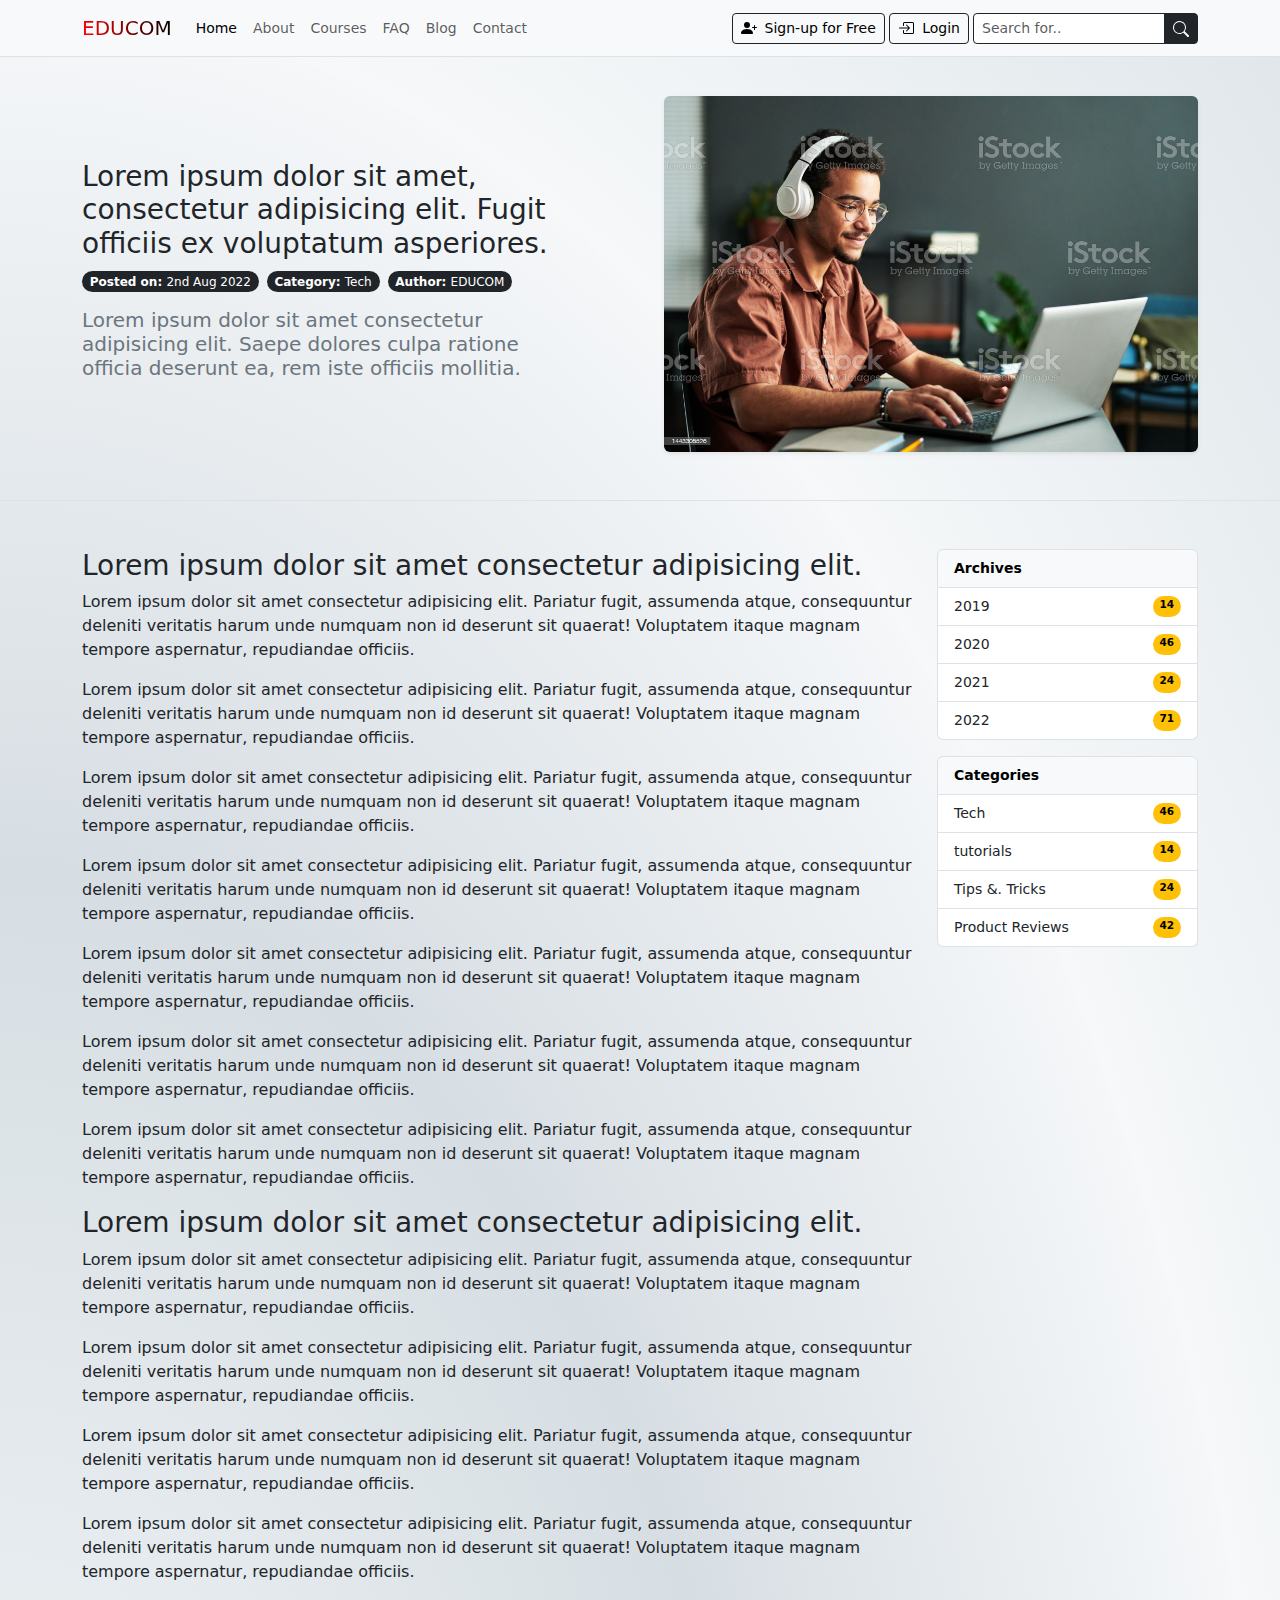
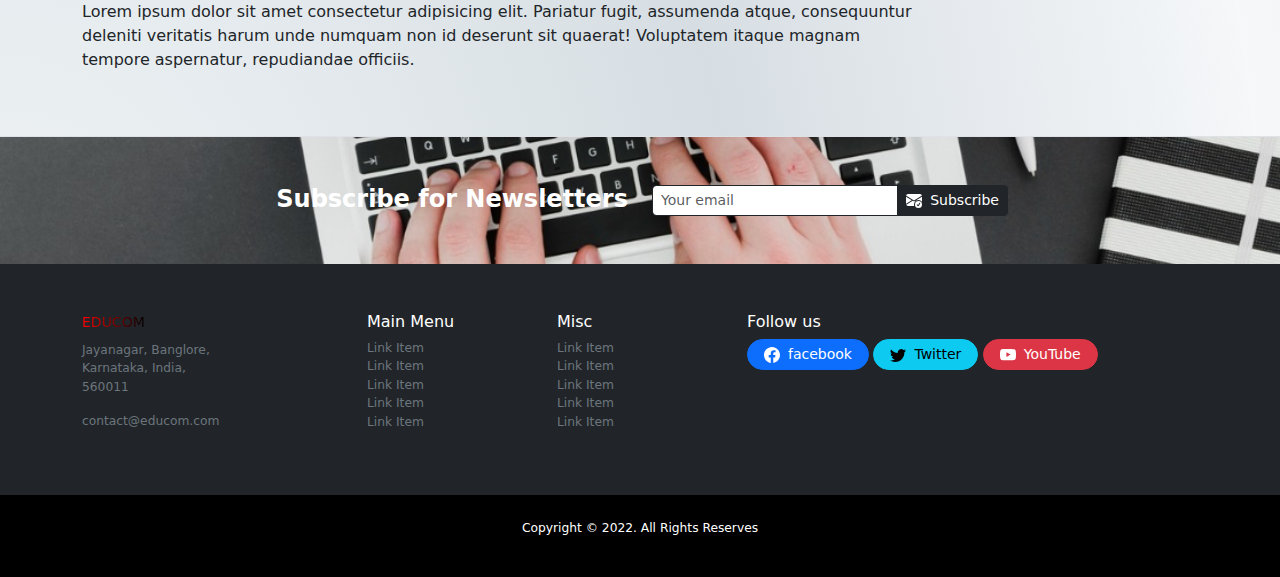
<file: assets/tutorial website/single-post.html>
<!DOCTYPE html>
<html lang="en">
  <head>
    <meta charset="UTF-8" />
    <meta name="viewport" content="width=device-width, initial-scale=1.0" />
    <title>Index page</title>
    <link
      rel="stylesheet"
      href="https://cdn.jsdelivr.net/npm/bootstrap@5.3.0/dist/css/bootstrap.min.css"
    />
    <link rel="stylesheet" href="style.css" />
  </head>

  <body class="bg-light pt-5">
    <!--navbar-->
    <nav
      class="navbar navbar-expand-lg bg-light fixed-top border-bottom small blur-filter"
    >
      <div class="container">
        <!--navbar brand logo-->
        <a href="index.html" class="navbar-brand">
          <span class="brand-style brand-gradient"> EDUCOM </span>
        </a>
        <!--navbar brand logo over-->

        <!--navbar collapse toggler button-->
        <button
          class="navbar-toggler border-0"
          type="button"
          data-bs-toggle="collapse"
          data-bs-target="#navbar-content"
          aria-controls="navbar-content"
          aria-expanded="false"
          aria-label="toggle Navigation"
        >
          <span class="navbar-toggler-icon"></span>
        </button>
        <!--navbar collapse toggler button over-->

        <div class="collapse navbar-collapse" id="navbar-content">
          <!--navbar item-->
          <ul class="navbar-nav me-auto mb-2 mb-lg-0">
            <li class="nav-item">
              <a href="index.html" class="nav-link active" aria-current="page"
                >Home</a
              >
            </li>
            <li class="nav-item">
              <a href="about.html" class="nav-link">About</a>
            </li>
            <li class="nav-item">
              <a href="courses.html" class="nav-link">Courses</a>
            </li>
            <li class="nav-item">
              <a href="FAQ.html" class="nav-link">FAQ</a>
            </li>
            <li class="nav-item">
              <a href="blog.html" class="nav-link">Blog</a>
            </li>
            <li class="nav-item">
              <a href="contanct.html" class="nav-link">Contact</a>
            </li>
          </ul>
          <!--navbar item over-->

          <!--navbar sign-up and login button-->
          <div class="ms-auto me-1 d-grid d-md-block gap-2 mb-2 mb-md-0">
            <a
              href="#"
              class="btn btn-sm btn-light border-dark align-items-center d-inline-flex text-center justify-content-center"
              ><svg
                xmlns="http://www.w3.org/2000/svg"
                width="16"
                height="16"
                fill="currentColor"
                class="bi bi-person-plus-fill me-2"
                viewBox="0 0 16 16"
              >
                <path
                  d="M1 14s-1 0-1-1 1-4 6-4 6 3 6 4-1 1-1 1H1zm5-6a3 3 0 1 0 0-6 3 3 0 0 0 0 6z"
                />
                <path
                  fill-rule="evenodd"
                  d="M13.5 5a.5.5 0 0 1 .5.5V7h1.5a.5.5 0 0 1 0 1H14v1.5a.5.5 0 0 1-1 0V8h-1.5a.5.5 0 0 1 0-1H13V5.5a.5.5 0 0 1 .5-.5z"
                />
              </svg>
              Sign-up for Free
            </a>
            <!--login button-->
            <a
              href="#"
              class="btn btn-sm btn-light border-dark align-items-center d-inline-flex text-center justify-content-center"
              ><svg
                xmlns="http://www.w3.org/2000/svg"
                width="16"
                height="16"
                fill="currentColor"
                class="bi bi-box-arrow-in-right me-2"
                viewBox="0 0 16 16"
              >
                <path
                  fill-rule="evenodd"
                  d="M6 3.5a.5.5 0 0 1 .5-.5h8a.5.5 0 0 1 .5.5v9a.5.5 0 0 1-.5.5h-8a.5.5 0 0 1-.5-.5v-2a.5.5 0 0 0-1 0v2A1.5 1.5 0 0 0 6.5 14h8a1.5 1.5 0 0 0 1.5-1.5v-9A1.5 1.5 0 0 0 14.5 2h-8A1.5 1.5 0 0 0 5 3.5v2a.5.5 0 0 0 1 0v-2z"
                />
                <path
                  fill-rule="evenodd"
                  d="M11.854 8.354a.5.5 0 0 0 0-.708l-3-3a.5.5 0 1 0-.708.708L10.293 7.5H1.5a.5.5 0 0 0 0 1h8.793l-2.147 2.146a.5.5 0 0 0 .708.708l3-3z"
                />
              </svg>
              Login
            </a>
            <!--login button over-->
          </div>
          <!--navbar sign-up and login button over-->

          <!--Navbar search field-->
          <form class="d-flex" role="search">
            <div class="input-group">
              <input
                type="search"
                class="form-control form-control-sm border-dark"
                placeholder="Search for.."
              />
              <button type="submit" class="btn btn-sm btn-dark">
                <svg
                  xmlns="http://www.w3.org/2000/svg"
                  width="16"
                  height="16"
                  fill="currentColor"
                  class="bi bi-search"
                  viewBox="0 0 16 16"
                >
                  <path
                    d="M11.742 10.344a6.5 6.5 0 1 0-1.397 1.398h-.001c.03.04.062.078.098.115l3.85 3.85a1 1 0 0 0 1.415-1.414l-3.85-3.85a1.007 1.007 0 0 0-.115-.1zM12 6.5a5.5 5.5 0 1 1-11 0 5.5 5.5 0 0 1 11 0z"
                  />
                </svg>
              </button>
            </div>
          </form>
          <!--Navbar search field over-->
        </div>
      </div>
    </nav>
    <!--navbar over-->

    <!--post banner-->
    <header class="post-header py-5 border-bottom">
      <div class="container">
        <div class="row align-items-center gx-md-5">
          <div class="col-md-6">
            <div class="blog-header-text-holder pe-md-5">
              <h1 class="fs-3 fw-normal">
                Lorem ipsum dolor sit amet, consectetur adipisicing elit. Fugit
                officiis ex voluptatum asperiores.
              </h1>
              <p class="d-inline-flex align-items-center">
                <span class="badge text-bg-dark rounded-pill me-2">
                  <strong>Posted on:</strong>
                  <span class="fw-light">2nd Aug 2022</span>
                </span>
                <span class="badge text-bg-dark rounded-pill me-2">
                  <strong>Category:</strong>
                  <span class="fw-light">Tech</span>
                </span>
                <span class="badge text-bg-dark rounded-pill me-2">
                  <strong>Author:</strong>
                  <span class="fw-light">EDUCOM</span>
                </span>
              </p>
              <h2 class="fs-5 fw-light text-secondary">
                Lorem ipsum dolor sit amet consectetur adipisicing elit. Saepe
                dolores culpa ratione officia deserunt ea, rem iste officiis
                mollitia.
              </h2>
            </div>
          </div>
          <div class="col-md-6">
            <div class="blog-header-image-holder">
              <img
                class="rounded img-fluid shadow-sm full-width"
                src="./img/01img.jpg"
                alt=""
              />
            </div>
          </div>
        </div>
      </div>
    </header>
    <!--post banner over-->

    <!--post content list-->
    <section class="post-content-list py-5 border-bottom">
      <div class="container">
        <div class="row">
          <div class="col-md-9">
            <div class="post-content-holder">
              <h3>Lorem ipsum dolor sit amet consectetur adipisicing elit.</h3>
              <p>
                <span
                  >Lorem ipsum dolor sit amet consectetur adipisicing elit.
                  Pariatur fugit, assumenda atque, consequuntur deleniti
                  veritatis harum unde numquam non id deserunt sit quaerat!
                  Voluptatem itaque magnam tempore aspernatur, repudiandae
                  officiis.</span
                >
              </p>
              <p>
                <span
                  >Lorem ipsum dolor sit amet consectetur adipisicing elit.
                  Pariatur fugit, assumenda atque, consequuntur deleniti
                  veritatis harum unde numquam non id deserunt sit quaerat!
                  Voluptatem itaque magnam tempore aspernatur, repudiandae
                  officiis.</span
                >
              </p>
              <p>
                <span
                  >Lorem ipsum dolor sit amet consectetur adipisicing elit.
                  Pariatur fugit, assumenda atque, consequuntur deleniti
                  veritatis harum unde numquam non id deserunt sit quaerat!
                  Voluptatem itaque magnam tempore aspernatur, repudiandae
                  officiis.</span
                >
              </p>
              <p>
                <span
                  >Lorem ipsum dolor sit amet consectetur adipisicing elit.
                  Pariatur fugit, assumenda atque, consequuntur deleniti
                  veritatis harum unde numquam non id deserunt sit quaerat!
                  Voluptatem itaque magnam tempore aspernatur, repudiandae
                  officiis.</span
                >
              </p>
              <p>
                <span
                  >Lorem ipsum dolor sit amet consectetur adipisicing elit.
                  Pariatur fugit, assumenda atque, consequuntur deleniti
                  veritatis harum unde numquam non id deserunt sit quaerat!
                  Voluptatem itaque magnam tempore aspernatur, repudiandae
                  officiis.</span
                >
              </p>
              <p>
                <span
                  >Lorem ipsum dolor sit amet consectetur adipisicing elit.
                  Pariatur fugit, assumenda atque, consequuntur deleniti
                  veritatis harum unde numquam non id deserunt sit quaerat!
                  Voluptatem itaque magnam tempore aspernatur, repudiandae
                  officiis.</span
                >
              </p>
              <p>
                <span
                  >Lorem ipsum dolor sit amet consectetur adipisicing elit.
                  Pariatur fugit, assumenda atque, consequuntur deleniti
                  veritatis harum unde numquam non id deserunt sit quaerat!
                  Voluptatem itaque magnam tempore aspernatur, repudiandae
                  officiis.</span
                >
              </p>
              <h3>Lorem ipsum dolor sit amet consectetur adipisicing elit.</h3>
              <p>
                <span
                  >Lorem ipsum dolor sit amet consectetur adipisicing elit.
                  Pariatur fugit, assumenda atque, consequuntur deleniti
                  veritatis harum unde numquam non id deserunt sit quaerat!
                  Voluptatem itaque magnam tempore aspernatur, repudiandae
                  officiis.</span
                >
              </p>
              <p>
                <span
                  >Lorem ipsum dolor sit amet consectetur adipisicing elit.
                  Pariatur fugit, assumenda atque, consequuntur deleniti
                  veritatis harum unde numquam non id deserunt sit quaerat!
                  Voluptatem itaque magnam tempore aspernatur, repudiandae
                  officiis.</span
                >
              </p>
              <p>
                <span
                  >Lorem ipsum dolor sit amet consectetur adipisicing elit.
                  Pariatur fugit, assumenda atque, consequuntur deleniti
                  veritatis harum unde numquam non id deserunt sit quaerat!
                  Voluptatem itaque magnam tempore aspernatur, repudiandae
                  officiis.</span
                >
              </p>
              <p>
                <span
                  >Lorem ipsum dolor sit amet consectetur adipisicing elit.
                  Pariatur fugit, assumenda atque, consequuntur deleniti
                  veritatis harum unde numquam non id deserunt sit quaerat!
                  Voluptatem itaque magnam tempore aspernatur, repudiandae
                  officiis.</span
                >
              </p>
              <p>
                <span
                  >Lorem ipsum dolor sit amet consectetur adipisicing elit.
                  Pariatur fugit, assumenda atque, consequuntur deleniti
                  veritatis harum unde numquam non id deserunt sit quaerat!
                  Voluptatem itaque magnam tempore aspernatur, repudiandae
                  officiis.</span
                >
              </p>
            </div>
          </div>
          <div class="col-md-3">
            <div class="list-group small mb-3">
              <div class="list-group-item text-bg-light fw-bold">Archives</div>
              <a
                href="#"
                class="list-group-item list-group-item-action d-flex justify-content-between"
                >2019
                <span class="badge text-bg-warning rounded-pill">14</span>
              </a>
              <a
                href="#"
                class="list-group-item list-group-item-action d-flex justify-content-between"
                >2020
                <span class="badge text-bg-warning rounded-pill">46</span>
              </a>
              <a
                href="#"
                class="list-group-item list-group-item-action d-flex justify-content-between"
                >2021
                <span class="badge text-bg-warning rounded-pill">24</span>
              </a>
              <a
                href="#"
                class="list-group-item list-group-item-action d-flex justify-content-between"
                >2022
                <span class="badge text-bg-warning rounded-pill">71</span>
              </a>
            </div>
            <div class="list-group small mb-3">
              <div class="list-group-item text-bg-light fw-bold">
                Categories
              </div>
              <a
                href="#"
                class="list-group-item list-group-item-action d-flex justify-content-between"
                >Tech
                <span class="badge text-bg-warning rounded-pill">46</span>
              </a>
              <a
                href="#"
                class="list-group-item list-group-item-action d-flex justify-content-between"
                >tutorials
                <span class="badge text-bg-warning rounded-pill">14</span>
              </a>
              <a
                href="#"
                class="list-group-item list-group-item-action d-flex justify-content-between"
                >Tips &amp. Tricks
                <span class="badge text-bg-warning rounded-pill">24</span>
              </a>
              <a
                href="#"
                class="list-group-item list-group-item-action d-flex justify-content-between"
                >Product Reviews
                <span class="badge text-bg-warning rounded-pill">42</span>
              </a>
            </div>
          </div>
        </div>
      </div>
    </section>
    <!--post content list over-->

    <!--subscribe-->
    <section class="subscribe py-5">
      <div class="container">
        <div class="row justify-content-center">
          <div class="col-md-4">
            <div class="subscribe-heading text-white text-md-end text-center">
              <h5 class="fs-4 fw-bold m-0 mb-md-0 mb-3">
                Subscribe for Newsletters
              </h5>
            </div>
          </div>
          <div class="col-md-4">
            <form class="d-flex justify-content-center">
              <div class="input-group">
                <input
                  type="email"
                  class="form-control form-control-sm border-dark"
                  placeholder="Your email"
                />
                <button
                  type="submit"
                  class="btn btn-sm btn-dark d-inline-flex align-items-center"
                >
                  <svg
                    xmlns="http://www.w3.org/2000/svg"
                    width="16"
                    height="16"
                    fill="currentColor"
                    class="bi bi-envelope-check-fill me-2"
                    viewBox="0 0 16 16"
                  >
                    <path
                      d="M.05 3.555A2 2 0 0 1 2 2h12a2 2 0 0 1 1.95 1.555L8 8.414.05 3.555ZM0 4.697v7.104l5.803-3.558L0 4.697ZM6.761 8.83l-6.57 4.026A2 2 0 0 0 2 14h6.256A4.493 4.493 0 0 1 8 12.5a4.49 4.49 0 0 1 1.606-3.446l-.367-.225L8 9.586l-1.239-.757ZM16 4.697v4.974A4.491 4.491 0 0 0 12.5 8a4.49 4.49 0 0 0-1.965.45l-.338-.207L16 4.697Z"
                    />
                    <path
                      d="M16 12.5a3.5 3.5 0 1 1-7 0 3.5 3.5 0 0 1 7 0Zm-1.993-1.679a.5.5 0 0 0-.686.172l-1.17 1.95-.547-.547a.5.5 0 0 0-.708.708l.774.773a.75.75 0 0 0 1.174-.144l1.335-2.226a.5.5 0 0 0-.172-.686Z"
                    />
                  </svg>
                  Subscribe
                </button>
              </div>
            </form>
          </div>
        </div>
      </div>
    </section>
    <!--subscribe over-->

    <!--footer-->
    <footer class="main-footer text-bg-dark py-5 small">
      <div class="container">
        <div class="row justify-content-center">
          <div class="col-md-3">
            <div class="brand-icon mb-2">
              <span class="brand-style brand-gradient"> EDUCOM </span>
            </div>
            <address class="small text-secondary">
              Jayanagar, Banglore, <br />
              Karnataka, India, <br />
              560011
            </address>
            <p class="small text-secondary">contact&commat;educom.com</p>
          </div>
          <div class="col-md-2">
            <h6>Main Menu</h6>
            <ul class="list-unstyled small">
              <li>
                <a href="#" class="text-decoration-none text-secondary"
                  >Link Item</a
                >
              </li>
              <li>
                <a href="#" class="text-decoration-none text-secondary"
                  >Link Item</a
                >
              </li>
              <li>
                <a href="#" class="text-decoration-none text-secondary"
                  >Link Item</a
                >
              </li>
              <li>
                <a href="#" class="text-decoration-none text-secondary"
                  >Link Item</a
                >
              </li>
              <li>
                <a href="#" class="text-decoration-none text-secondary"
                  >Link Item</a
                >
              </li>
            </ul>
          </div>
          <div class="col-md-2">
            <h6>Misc</h6>
            <ul class="list-unstyled small">
              <li>
                <a href="#" class="text-decoration-none text-secondary"
                  >Link Item</a
                >
              </li>
              <li>
                <a href="#" class="text-decoration-none text-secondary"
                  >Link Item</a
                >
              </li>
              <li>
                <a href="#" class="text-decoration-none text-secondary"
                  >Link Item</a
                >
              </li>
              <li>
                <a href="#" class="text-decoration-none text-secondary"
                  >Link Item</a
                >
              </li>
              <li>
                <a href="#" class="text-decoration-none text-secondary"
                  >Link Item</a
                >
              </li>
            </ul>
          </div>
          <div class="col-md-5">
            <h6>Follow us</h6>
            <p>
              <a
                href="#"
                class="btn btn-sm btn-primary rounded-pill px-md-3 d-inline-flex align-items-center mb-2"
                ><svg
                  xmlns="http://www.w3.org/2000/svg"
                  width="16"
                  height="16"
                  fill="currentColor"
                  class="bi bi-facebook me-md-2"
                  viewBox="0 0 16 16"
                >
                  <path
                    d="M16 8.049c0-4.446-3.582-8.05-8-8.05C3.58 0-.002 3.603-.002 8.05c0 4.017 2.926 7.347 6.75 7.951v-5.625h-2.03V8.05H6.75V6.275c0-2.017 1.195-3.131 3.022-3.131.876 0 1.791.157 1.791.157v1.98h-1.009c-.993 0-1.303.621-1.303 1.258v1.51h2.218l-.354 2.326H9.25V16c3.824-.604 6.75-3.934 6.75-7.951z"
                  />
                </svg>
                <span class="d-md-block d-none">facebook</span>
              </a>
              <a
                href="#"
                class="btn btn-sm btn-info rounded-pill px-md-3 d-inline-flex align-items-center mb-2"
                ><svg
                  xmlns="http://www.w3.org/2000/svg"
                  width="16"
                  height="16"
                  fill="currentColor"
                  class="bi bi-twitter me-md-2"
                  viewBox="0 0 16 16"
                >
                  <path
                    d="M5.026 15c6.038 0 9.341-5.003 9.341-9.334 0-.14 0-.282-.006-.422A6.685 6.685 0 0 0 16 3.542a6.658 6.658 0 0 1-1.889.518 3.301 3.301 0 0 0 1.447-1.817 6.533 6.533 0 0 1-2.087.793A3.286 3.286 0 0 0 7.875 6.03a9.325 9.325 0 0 1-6.767-3.429 3.289 3.289 0 0 0 1.018 4.382A3.323 3.323 0 0 1 .64 6.575v.045a3.288 3.288 0 0 0 2.632 3.218 3.203 3.203 0 0 1-.865.115 3.23 3.23 0 0 1-.614-.057 3.283 3.283 0 0 0 3.067 2.277A6.588 6.588 0 0 1 .78 13.58a6.32 6.32 0 0 1-.78-.045A9.344 9.344 0 0 0 5.026 15z"
                  />
                </svg>
                <span class="d-md-block d-none">Twitter</span>
              </a>
              <a
                href="#"
                class="btn btn-sm btn-danger rounded-pill px-md-3 d-inline-flex align-items-center mb-2"
                ><svg
                  xmlns="http://www.w3.org/2000/svg"
                  width="16"
                  height="16"
                  fill="currentColor"
                  class="bi bi-youtube me-md-2"
                  viewBox="0 0 16 16"
                >
                  <path
                    d="M8.051 1.999h.089c.822.003 4.987.033 6.11.335a2.01 2.01 0 0 1 1.415 1.42c.101.38.172.883.22 1.402l.01.104.022.26.008.104c.065.914.073 1.77.074 1.957v.075c-.001.194-.01 1.108-.082 2.06l-.008.105-.009.104c-.05.572-.124 1.14-.235 1.558a2.007 2.007 0 0 1-1.415 1.42c-1.16.312-5.569.334-6.18.335h-.142c-.309 0-1.587-.006-2.927-.052l-.17-.006-.087-.004-.171-.007-.171-.007c-1.11-.049-2.167-.128-2.654-.26a2.007 2.007 0 0 1-1.415-1.419c-.111-.417-.185-.986-.235-1.558L.09 9.82l-.008-.104A31.4 31.4 0 0 1 0 7.68v-.123c.002-.215.01-.958.064-1.778l.007-.103.003-.052.008-.104.022-.26.01-.104c.048-.519.119-1.023.22-1.402a2.007 2.007 0 0 1 1.415-1.42c.487-.13 1.544-.21 2.654-.26l.17-.007.172-.006.086-.003.171-.007A99.788 99.788 0 0 1 7.858 2h.193zM6.4 5.209v4.818l4.157-2.408L6.4 5.209z"
                  />
                </svg>
                <span class="d-md-block d-none">YouTube</span>
              </a>
            </p>
          </div>
        </div>
      </div>
    </footer>
    <!--footer over-->

    <!--copyright-->
    <div class="copy py-4 small" style="background-color: black">
      <div class="container">
        <div class="row justify-content-center text-center text-white">
          <p class="m-o small">Copyright &copy; 2022. All Rights Reserves</p>
        </div>
      </div>
    </div>
    <!--copyright-->

    <!--mobile padding-->
    <div
      class="mobile-padding pt-5 pb-4 d-md-none"
      style="background-color: black"
    ></div>
    <!--mobile padding over-->

    <!--sticky footer-->
    <div
      class="d-md-none d-block d-flex p-3 fixed-bottom justify-content-center blur-filter shadow-lg"
    >
      <a
        href="#"
        class="rounded-pill btn btn-sm btn-warning small px-3 fw-bold d-inline-flex align-items-center"
      >
        <svg
          xmlns="http://www.w3.org/2000/svg"
          width="16"
          height="16"
          fill="currentColor"
          class="bi bi-person-fill-add me-2"
          viewBox="0 0 16 16"
        >
          <path
            d="M12.5 16a3.5 3.5 0 1 0 0-7 3.5 3.5 0 0 0 0 7Zm.5-5v1h1a.5.5 0 0 1 0 1h-1v1a.5.5 0 0 1-1 0v-1h-1a.5.5 0 0 1 0-1h1v-1a.5.5 0 0 1 1 0Zm-2-6a3 3 0 1 1-6 0 3 3 0 0 1 6 0Z"
          />
          <path
            d="M2 13c0 1 1 1 1 1h5.256A4.493 4.493 0 0 1 8 12.5a4.49 4.49 0 0 1 1.544-3.393C9.077 9.038 8.564 9 8 9c-5 0-6 3-6 4Z"
          />
        </svg>
        Sign-up for Free</a
      >
    </div>
    <!--sticky footer over-->
    <script src="https://cdn.jsdelivr.net/npm/bootstrap@5.3.0/dist/js/bootstrap.bundle.min.js"></script>
  </body>
</html>
</file>
<file: style.css>
/* General */

@import url("https://fonts.googleapis.com/css2?family=Poppins:wght@300;400;500;600&display=swap");

* {
  margin: 0;
  padding: 0;
}

body {
  font-family: "Poppins", sans-serif;
}

html {
  scroll-behavior: smooth;
}

p {
  color: rgb(85, 85, 85);
}

/* Transitions */
a,
.btn {
  transition: all 300ms ease;
}

/* Desktop Nav */
nav,
.nav-links {
  display: flex;
}

nav {
  justify-content: space-around;
  align-items: center;
  height: 17vh;
}

.nav-links {
  gap: 2rem;
  list-style: none;
  font-size: 1.5rem;
}

a {
  color: black;
  text-decoration: none;
  text-decoration-color: white;
}

a:hover {
  color: grey;
  text-decoration: underline;
  text-underline-offset: 1rem;
  text-decoration-color: rgb(181, 181, 181);
}

.logo {
  font-size: 2rem;
}

.logo:hover {
  cursor: default;
}

/* hamburger menu */
#hamburger-nav {
  display: none;
}

.hamburger-menu {
  position: relative;
  display: inline-block;
}

.hamburger-icon {
  display: flex;
  flex-direction: column;
  justify-content: space-between;
  height: 24px;
  width: 30px;
  cursor: pointer;
}

.hamburger-icon span {
  width: 100%;
  height: 2px;
  background-color: black;
  transition: all 0.3 ease-in-out;
}

.menu-links {
  position: absolute;
  top: 100%;
  right: 0;
  background-color: white;
  width: fit-content;
  max-height: 0;
  overflow: hidden;
  transition: all 0.3 ease-in-out;
}

.menu-links a {
  display: block;
  padding: 10px;
  text-align: center;
  font-size: 1.5rem;
  color: black;
  text-decoration: none;
  transition: all 0.3 ease-in-out;
}

.menu-links li {
  list-style: none;
}

.menu-links.open {
  max-height: 300px;
}

.hamburger-icon.open span:first-child {
  transform: rotate(45deg) translate(10px, 5px);
}

.hamburger-icon.open span:nth-child(2) {
  opacity: 0;
}

.hamburger-icon.open span:last-child {
  transform: rotate(-45deg) translate(10px, -5px);
}

.hamburger-icon span:first-child {
  transform: none;
}

.hamburger-icon span:first-child {
  opacity: 1;
}

.hamburger-icon span:first-child {
  transform: none;
}

/* section */
section {
  padding-top: 4vh;
  height: 96vh;
  margin: 0 10rem;
  box-sizing: border-box;
  min-height: fit-content;
}

.section-container {
  display: flex;
}

/* front profile pic */
.front_profile {
  border-radius: 50%;
}

/* Profile Section */
#profile {
  display: flex;
  justify-content: center;
  gap: 5rem;
  height: 80vh;
}

.section_pic-container {
  display: flex;
  height: 400px;
  width: 400px;
  margin: auto 0;
}

.section_text {
  align-self: center;
  text-align: center;
}

.section_text p {
  font-weight: 600;
}

.section_text_p1 {
  text-align: center;
}

.section_text_p2 {
  font-size: 1.75rem;
  margin-bottom: 1rem;
}

.title {
  font-size: 3rem;
  text-align: center;
}

#socials-container {
  display: flex;
  justify-content: center;
  margin-top: 1rem;
  gap: 1rem;
}

/* icon */
.icon {
  cursor: pointer;
  height: 2rem;
}

/* buttons */
.btn-container {
  display: flex;
  justify-content: center;
  gap: 1rem;
}

.btn {
  font-weight: 600;
  transition: all 300ms ease;
  padding: 1rem;
  width: 8rem;
  border-radius: 2rem;
}

.btn-color-1,
.btn-color-2 {
  border: rgb(53, 53, 53) 0.1rem solid;
}

.btn-color-1:hover,
.btn-color-2:hover {
  cursor: pointer;
}

.btn-color-1,
.btn-color-2:hover {
  background: rgb(53, 53, 53);
  color: white;
}

.btn-color-1:hover {
  background: rgb(0, 0, 0);
}

.btn-color-2 {
  background: none;
}

.btn-color-2:hover {
  border: rgb(255, 255, 255) 0.1rem solid;
}

.btn-container {
  gap: 1rem;
}

/* 'about' section */
#about {
  position: relative;
}

.about-containers {
  gap: 2rem;
  margin-bottom: 2rem;
  margin-top: 2rem;
}

.about-details-container {
  justify-content: center;
  flex-direction: column;
}

.about-containers,
.about-details-container {
  display: flex;
}

.about-pic {
  border-radius: 2rem;
}

.arrow {
  position: absolute;
  right: -5rem;
  bottom: 2.5rem;
}

.details-container {
  font-size: 25px;
  padding: 1.5rem;
  flex: 1;
  background: white;
  border-radius: 2rem;
  border: rgb(53, 53, 53) 0.1rem solid;
  border-color: rgb(163, 163, 163);
  text-align: center;
}

.section-container {
  gap: 4rem;
  height: 80%;
}

.section_pic-container {
  height: 400px;
  width: 400px;
  margin: auto 0;
}

.text-container {
  font-size: 25px;
}

/* Experience section */
#experience {
  position: relative;
}

.experience-sub-title {
  color: rgb(85, 85, 85);
  font-weight: 600;
  font-size: 1.75rem;
  margin-bottom: 2rem;
}

.experience-details-container {
  display: flex;
  justify-content: space-evenly;
  flex-direction: column;
}

.article-container {
  display: flex;
  text-align: initial;
  flex-wrap: wrap;
  flex-direction: row;
  gap: 2.5rem;
  justify-content: space-around;
}

article {
  display: flex;
  width: 10rem;
  justify-content: center;
  gap: 0.5rem;
}

article .icon {
  cursor: default;
}

/* projects section */
#projects {
  position: relative;
}

.color-container {
  border-color: rgb(163, 163, 163);
  background: rgb(250, 250, 250);
}

.project-img {
  border-radius: 2rem;
  width: 90%;
  height: 90%;
}

.project-title {
  margin: 1rem;
  color: black;
}

.project-btn {
  color: black;
  border-color: rgb(163, 163, 163);
}

/* Contact */
#contact {
  display: flex;
  justify-content: center;
  flex-direction: column;
  height: 70vh;
}

.contact-info-upper-container {
  display: flex;
  justify-content: center;
  border-radius: 2rem;
  border: rgb(53, 53, 53) 0.1rem solid;
  border-color: rgb(163, 163, 163);
  background: (250, 250, 250);
  margin: 2rem auto;
  padding: 0.5rem;
}

.contact-info-container {
  display: flex;
  align-items: center;
  justify-content: center;
  gap: 0.5rem;
  margin: 1rem;
}

.contact-info-container p {
  font-size: larger;
}

.contact-icon {
  cursor: default;
}

.email-icon {
  height: 2.5rem;
}

/* Footer Section */
footer {
  height: 26vh;
  margin: 0 1rem;
}
footer p {
  text-align: center;
}
</file>
<file: mediaqueries.css>
@media screen and (max-width: 1400px) {
  #profile {
    height: 83vh;
    margin-bottom: 6rem;
  }
  .about-containers {
    flex-wrap: wrap;
  }
  #contact,
  #projects {
    height: fit-content;
  }
}

@media screen and (max-width: 1200px) {
  #desktop-nav {
    display: none;
  }
  
  #hamburger-nav {
    display: flex;
  }

  #experience,
  .experience-details-container {
    margin-top: 2rem;
  }

  #profile,
  .section-container {
    display: block;
  }

  .arrow {
    display: none;
  }

  section,
  .section-container {
    height: fit-content;
  }

  section {
    margin: 0 5%;
  }

  .section_pic-container {
    width: 275px;
    height: 275px;
    margin: 0 auto 2rem;
  }

  .about-containers {
    margin-top: 0;
  }
}

@media screen and (max-width: 600px) {
  #contact,
  footer {
    height: 40vh;
  }

  #profile {
    height: 83vh;
    margin-bottom: 0;
  }

  article {
    font-size: 1rem;
    justify-content: left;
    justify-items: left;
  }

  .article-container {
    justify-content:flex-start;
  }

  footer nav {
    height: fit-content;
    margin-bottom: 2rem;
  }

  .about-containers,
  .contact-info-upper-container,
  .btn-container {
    flex-wrap: wrap;
  }

  .contact-info-container {
    margin: 0;
  }

  .contact-info-container p,
  .nav-links li a {
    font-size: 1rem;
  }

  .experience-sub-title {
    font-size: 1.25rem;
  }

  .logo {
    font-size: 1.5rem;
  }

  .nav-links {
    flex-direction: column;
    gap: 0.5rem;
    text-align: center;
  }

  .section_pic-container {
    width: auto;
    height: 46vw;
    justify-content: center;
  }

  .section_text_p2 {
    font-size: 1.25rem;
  }

  .title {
    font-size: 2rem;
  }

  .text-container {
    text-align:justify;
  }
}

@media screen and (max-width: 450px) {
  /* #contact,
  footer {
    height: 40vh;
  }

  #profile {
    height: 83vh;
    margin-bottom: 0;
  } */

  article {
    font-size: 1rem;
    justify-content: left;
    justify-items: left;
  }

  .article-container {
    justify-content:flex-start;
  }

  /* footer nav {
    height: fit-content;
    margin-bottom: 2rem;
  } */

  /* .about-containers,
  .contact-info-upper-container,
  .btn-container {
    flex-wrap: wrap;
  } */

  .contact-info-upper-container {
    display: contents;
    gap: 2rem;
  }

  /* .contact-info-container {
    margin: 0;
  }

  .contact-info-container p,
  .nav-links li a {
    font-size: 1rem;
  }

  .experience-sub-title {
    font-size: 1.25rem;
  }

  .logo {
    font-size: 1.5rem;
  }

  .nav-links {
    flex-direction: column;
    gap: 0.5rem;
    text-align: center;
  }

  .section_pic-container {
    width: auto;
    height: 46vw;
    justify-content: center;
  }

  .section_text_p2 {
    font-size: 1.25rem;
  }

  .title {
    font-size: 2rem;
  }

  .text-container {
    text-align: justify;
  } */
}
</file>
<file: assets/Hangman Game/style.css>
* {
  box-sizing: border-box;
}

body {
  background-color: #34495e;
  color: #fff;
  font-family: Arial, Helvetica, sans-serif;
  display: flex;
  flex-direction: column;
  align-items: center;
  height: 80vh;
  margin: 0;
  overflow: hidden;
}

h1 {
  margin: 20px 0 0 0;
}

.game-container {
  padding: 20px 30px;
  position: relative;
  margin: auto;
  height: 350px;
  width: 450px;
}

.figure-container {
  fill: transparent;
  stroke: #fff;
  stroke-width: 4px;
  stroke-linecap: round;
}

.figure-part {
  display: none;
}

.wrong-letters-container {
  position: absolute;
  top: 20px;
  right: 20px;
  display: flex;
  flex-direction: column;
  text-align: right;
}

.wrong-letters-container p {
  margin: 0 0 0 5px;
}

.wrong-letters-container span {
  font-size: 24px;
}

.word {
  display: flex;
  position: absolute;
  bottom: 10px;
  left: 50%;
  transform: translateX(-50%);
}

.letter {
  border-bottom: 3px solid #2980b9;
  display: inline-flex;
  font-size: 30px;
  align-items: center;
  justify-content: center;
  margin: 0 3px;
  height: 50px;
  width: 20px;
}

.popup-container {
  background-color: rgba(0,0,0,0.3);
  position: fixed;
  top: 0;
  bottom: 0;
  left: 0;
  right: 0;
  /* display: flex; */
  display: none;
  align-items: center;
  justify-content: center;
}

.popup {
  background: #2980b9;
  border-radius: 5px;
  box-shadow: 0 15px 10px 3px rgba(0,0,0,0.1);
  padding: 20px;
  text-align: center; 
}

.popup button {
  cursor: pointer;
  background-color: #fff;
  color: #2980b9;
  border: 0;
  margin-top: 20px;
  padding: 12px 20px;
  font-size: 16px;
}

.popup button:active {
  transform: scale(0.98);
}

.popup button:focus {
  outline: 0;
}

.notification-container {
  background-color: rgba(0,0,0,0.3);
  border-radius: 10px 10px 0 0;
  padding: 15px 20px;
  position: absolute;
  bottom: -50px;
  transition: transform 0.3s ease-in-out;
}

.notification-container p {
  margin: 0;
}

/* show pop-up notification by adding 'show' class into 'notification-container' class */
.notification-container.show {
  transform: translateY(-50px);
}
</file>
<file: assets/MealFinder/style.css>
* {
  box-sizing: border-box;
}

body {
  background: #2d2013;
  color: #fff;
  font-family: Verdana, Geneva, Tahoma, sans-serif;
  margin: 0;
}

.container {
  margin: auto;
  max-width: 800px;
  display: flex;
  flex-direction: column;
  align-items: center;
  justify-content: center;
  text-align: center;
}

.flex {
  display: flex;
}

input,
button {
  border: 1px solid #dedede;
  border-top-left-radius: 4px;
  border-bottom-left-radius: 4px;
  font-size: 14px;
  padding: 8px 10px;
  margin: 0;
}

input[type='text'] {
  width: 300px;
}

.search-btn {
  cursor: pointer;
  border-left: 0;
  border-radius: 0;
  border-top-right-radius: 4px;
  border-bottom-right-radius: 4px;
}

.random-btn {
  cursor: pointer;
  margin-left: 10px;
  border-top-right-radius: 4px;
  border-bottom-right-radius: 4px;
}

.meals {
  display: grid;
  grid-template-columns: repeat(4, 1fr);
  grid-gap: 20px;
  margin-top: 20px;
 }

.meal {
  cursor: pointer;
  position: relative;
  height: 180px;
  width: 180px;
  text-align: center;
}

.meal img {
  width: 100%;
  height: 100%;
  border: 4px #fff solid;
  border-radius: 2px; 
}

.meal-info {
  position: absolute;
  top: 0;
  left: 0;
  height: 100%;
  width: 100%;
  background: rgba(0, 0, 0, 0.7);
  display: flex;
  align-items: center;
  justify-content: center;
  transition: opacity 0.2s ease-in;
  opacity: 0;
}

.meal:hover .meal-info {
  opacity: 1;
}

.single-meal {
  margin: 30px auto;
  width: 70%;
}

.single-meal img {
  width: 300px;
  margin: 15px;
  border: 4px #fff solid;
  border-radius: 2px;
}

.single-meal-info {
  margin: 20px;
  padding: 10px;
  border: 2px #e09850 dashed;
  border-radius: 5px;
}

.single-meal p {
  margin: 0;
  letter-spacing: 0.5px;
  line-height: 1.5;
}

.single-meal ul {
  padding-left: 0;
  list-style-type: none;
}

.single-meal ul li {
  border: 1px solid #ededed;
  border-radius: 5px;
  background-color: #fff;
  display: inline-block;
  color: #2d2013;
  font-size: 12px;
  font-weight: bold;
  padding: 5px;
  margin: 0 5px 5px 0;
}

@media (max-width: 800px) {
  .meals {
    grid-template-columns: repeat(3, 1fr);
  }
}
@media (max-width: 700px) {
  .meals {
    grid-template-columns: repeat(2, 1fr);
  }

  .meal {
    height: 200px;
    width: 200px;
  }
}
@media (max-width: 500px) {
  input[type = 'text'] {
    width: 100%;
  }

  .meals {
    grid-template-columns: 1fr;
  }

  .meal {
    height: 300px;
    width: 300px;
  }
}
</file>
<file: assets/tutorial website/style.css>
.brand-gradient {
  /** TEXT GRADIENT */
  background: #ff0000;
  background: linear-gradient(to right, #ff0000 0%, #000000 100%);
  -webkit-background-clip: text;
  -webkit-text-fill-color: transparent;
}

.full-width {
  width: 100%;
  height: auto;
}

.feature-item img {
  width: 50px;
  height: auto;
}

body {
  background: #f6f8f9;
  background: repeating-radial-gradient(
    ellipse farthest-side at bottom left,
    #f6f8f9 0%,
    #e5ebee 30%,
    #d7dee3 60%,
    #f5f7f9 100%
  );
}

.subscribe {
  background-image: url("img/03img.jpeg");
  background-size: cover;
  background-position: center;
}

.brand-icon img {
  width: 150px;
  height: auto;
}

.blur-filter {
  backdrop-filter: blur(8px);
  background-color: rgba(255 255 255 / 30%);
}
</file>
